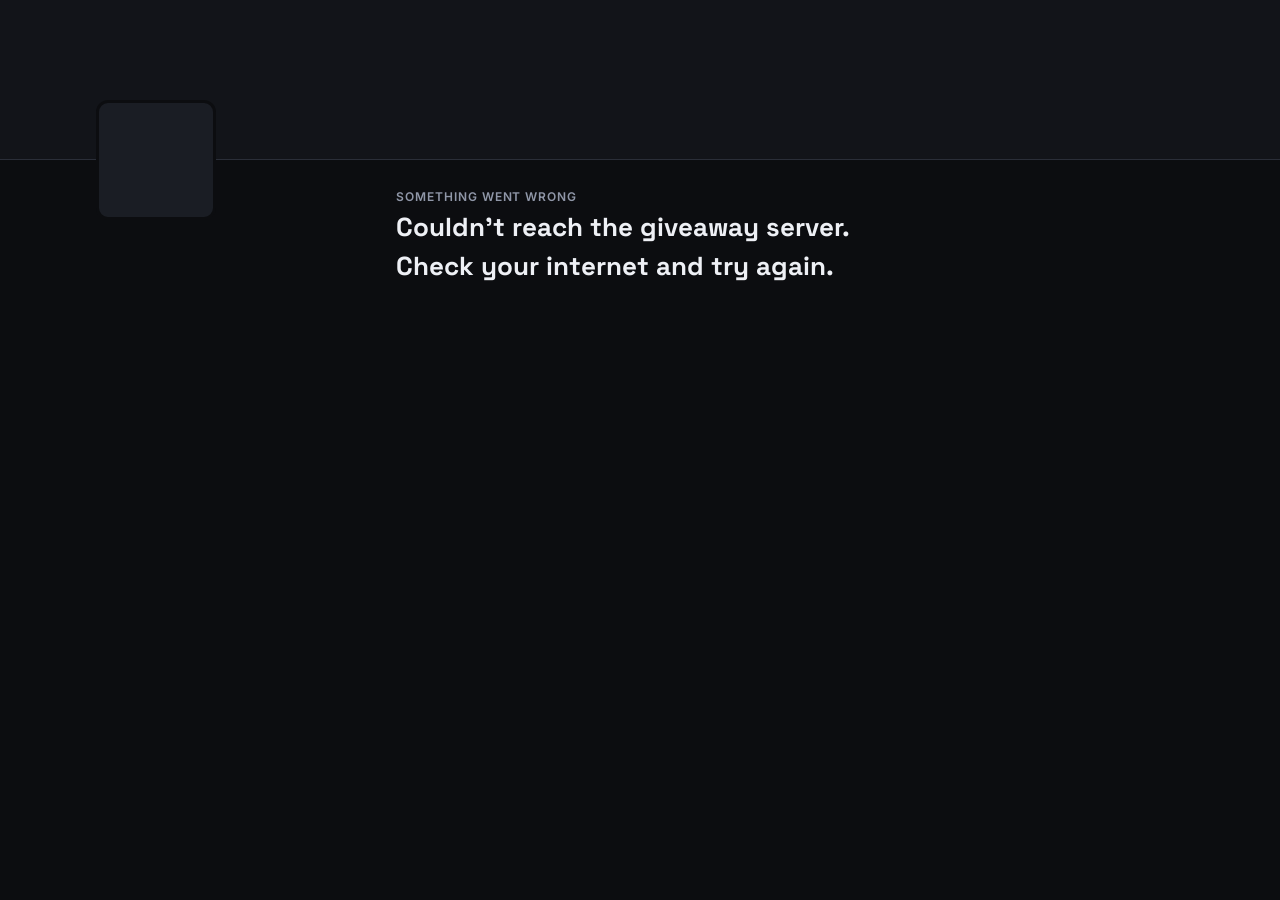
<file: docs/index.html>
<!doctype html>
<html lang="en">
<head>
<meta charset="utf-8">
<meta name="viewport" content="width=device-width, initial-scale=1, viewport-fit=cover">
<title>Giveaway</title>
<link rel="stylesheet" href="style.css">
</head>
<body>

<div id="notSetUp" class="notice" hidden>
  <h2>Almost there</h2>
  <p>This giveaway page isn't connected yet. Open the <a href="setup.html">setup helper</a> to finish it.</p>
</div>

<div id="app" hidden>
  <div class="banner" id="banner"></div>
  <div class="shell">
    <aside class="side">
      <div class="avatar" id="avatar" role="img" aria-label="Channel picture"></div>
      <h2 id="chName"></h2>
      <a class="link" id="chLink" target="_blank" rel="noopener"></a>
      <div class="earn" id="earn"></div>
      <p class="about" id="about"></p>
    </aside>

    <main class="main">
      <div>
        <div class="eyebrow" id="eyebrow">Loading…</div>
        <h1 id="title"></h1>
        <p class="desc" id="desc" hidden></p>
      </div>
      <img class="prize" id="prize" alt="Prize" hidden>

      <div class="panel stats" id="stats" hidden>
        <div><strong id="sPeople">0</strong><span>Entrants</span></div>
        <div><strong id="sTickets">0</strong><span>Tickets</span></div>
        <div><strong id="sTime">–</strong><span id="sTimeLbl">Drawn in</span></div>
      </div>

      <div class="panel enter" id="view" hidden></div>
      <div class="foot" id="foot" hidden></div>
    </main>
  </div>
</div>

<script src="config.js"></script>
<script src="common.js"></script>
<script>
(function () {
  const $ = (id) => document.getElementById(id);
  if (!WG.configured()) { $("notSetUp").hidden = false; return; }
  $("app").hidden = false;

  let D = null;
  let qty = 1;
  let note = { text: "", type: "" };
  let busy = false;

  const pn = () => D?.page?.points_name || "Points";
  const icon = () => {
    const u = WG.safeUrl(D?.page?.points_icon);
    return u ? `<img class="picon" src="${u}" alt="">` : "";
  };

  function paintChannel() {
    const p = D.page, ch = D.channel;
    WG.theme(p);
    const bg = WG.safeUrl(p.background_image);
    document.body.style.backgroundImage = bg ? `url("${bg}")` : "";
    const banner = WG.safeUrl(p.banner);
    $("banner").style.backgroundImage = banner ? `url("${banner}")` : "";
    const av = WG.safeUrl(p.avatar) || WG.safeUrl(ch.image);
    $("avatar").style.backgroundImage = av ? `url("${av}")` : "";
    $("chName").textContent = ch.name;
    $("chLink").textContent = "twitch.tv/" + ch.login;
    $("chLink").href = "https://twitch.tv/" + encodeURIComponent(ch.login);
    document.title = ch.name + " · Giveaway";
    const earn = $("earn");
    earn.innerHTML = "";
    if (p.earn_amount > 0) {
      const a = document.createElement("p");
      a.innerHTML = `Earn <b></b> every <b></b> while watching live`;
      a.querySelectorAll("b")[0].textContent = `${WG.fmt(p.earn_amount)} ${p.points_name}`;
      a.querySelectorAll("b")[1].textContent = p.earn_minutes === 1 ? "minute" : `${p.earn_minutes} minutes`;
      earn.append(a);
    }
    if (p.chat_points > 0) {
      const c = document.createElement("p");
      c.innerHTML = "Chatting earns <b></b> too";
      c.querySelector("b").textContent = `${WG.fmt(p.chat_points)} ${p.points_name}`;
      earn.append(c);
    }
    $("about").textContent = p.about || "";
  }

  function paintGiveaway() {
    const g = D.giveaway;
    $("stats").hidden = !g;
    $("desc").hidden = !g?.description;
    $("desc").textContent = g?.description || "";
    const prize = WG.safeUrl(g?.prize_image);
    $("prize").hidden = !prize;
    if (prize && $("prize").getAttribute("src") !== prize) $("prize").src = prize;

    if (!g) {
      $("eyebrow").textContent = "No giveaway right now";
      $("title").textContent = "Check back soon";
      $("view").hidden = true;
      paintFoot();
      return;
    }
    $("title").textContent = g.title;
    $("sPeople").textContent = WG.fmt(D.stats.entrants);
    $("sTickets").textContent = WG.fmt(D.stats.tickets);
    const closed = g.status === "open" && g.draw_at && Date.parse(g.draw_at) <= Date.now();
    if (g.status === "drawn") {
      $("eyebrow").textContent = "Giveaway ended";
      $("sTime").textContent = "Done";
      $("sTimeLbl").textContent = "Drawn";
    } else if (closed) {
      $("eyebrow").textContent = "Entries closed";
      $("sTime").textContent = "Soon";
      $("sTimeLbl").textContent = "Winner drawn";
    } else {
      $("eyebrow").textContent = "Active giveaway";
      $("sTime").textContent = g.draw_at ? WG.untilText(g.draw_at) : "Live";
      $("sTimeLbl").textContent = g.draw_at ? "Drawn in" : "Drawn on stream";
    }
    paintEnter(closed);
    paintFoot();
  }

  function paintEnter(closed) {
    const g = D.giveaway, v = $("view"), me = D.me;
    v.hidden = false;

    if (g.status === "drawn") {
      v.innerHTML = `<div class="winner"><div class="eyebrow">🏆 Winner</div><div class="n"></div><div class="you"></div></div>`;
      v.querySelector(".n").textContent = g.winner_name;
      const isMe = me && (me.name.toLowerCase() === String(g.winner_name).toLowerCase() || me.login === String(g.winner_name).toLowerCase());
      v.querySelector(".you").textContent = isMe ? "That's you! Watch chat for how to claim your prize." :
        me?.tickets ? `Not this time. You had ${WG.plural(me.tickets, "ticket")}. Thanks for entering!` : "Thanks to everyone who entered!";
      return;
    }

    const cost = g.ticket_cost;
    const priceChip = cost > 0
      ? `<div class="price">${icon()}<b>${WG.fmt(cost)}</b><span>${esc(pn())} / ticket</span></div>`
      : `<div class="price"><b>Free</b><span>entry</span></div>`;
    const when = g.draw_at ? `<div class="you">Winner drawn <b>${esc(WG.whenText(g.draw_at))}</b></div>` : `<div class="you">The winner is drawn live on stream.</div>`;
    let html = `<div class="row"><h3>Enter the giveaway</h3>${priceChip}</div>${when}`;

    if (!me) {
      if (closed) { v.innerHTML = html + `<p class="msg muted">Entries are closed. Good luck to everyone who entered!</p>`; return; }
      v.innerHTML = html + `<div class="buy"><button class="btn twitch" id="login">Log in with Twitch to enter</button></div>
        <p class="msg muted">We only use this to see your Twitch name and your ${esc(pn())}. We can't post or change anything on your account.</p>`;
      $("login").onclick = WG.login;
      return;
    }

    const maxT = g.max_tickets;
    const left = maxT ? Math.max(0, maxT - me.tickets) : Infinity;
    const afford = cost > 0 ? Math.floor(me.points / cost) : Infinity;
    const room = Math.min(left, afford);
    const finite = Number.isFinite(room) ? room : 100000;
    qty = Math.min(Math.max(1, qty | 0), Math.max(1, finite));

    if (cost > 0 || maxT) {
      html += `<div class="meta"><span>${maxT ? `${WG.fmt(me.tickets)} / ${WG.fmt(maxT)} tickets` : `${WG.plural(me.tickets, "ticket")}`}</span>
        ${cost > 0 ? `<span>Balance: ${icon()} ${WG.fmt(me.points)} ${esc(pn())}</span>` : ""}</div>`;
      if (maxT) html += `<div class="bar"><i style="width:${Math.min(100, (me.tickets / maxT) * 100)}%"></i></div>`;
    }
    if (me.tickets) {
      html += `<div class="you"><span>Your tickets <b>${WG.fmt(me.tickets)}</b></span><span>Your chance right now <b>${WG.chance(me.tickets, D.stats.tickets)}</b></span></div>`;
    }

    let label = "Buy Tickets";
    if (closed) label = "Entries closed";
    else if (left <= 0) label = maxT === 1 ? "You're in!" : "Max tickets reached";
    else if (afford <= 0) label = `Not enough ${pn()}`;
    else if (cost === 0) label = maxT === 1 ? "Enter" : "Get Tickets";
    const off = closed || room <= 0 || busy;
    const showQty = !(cost === 0 && maxT === 1);

    html += `<div class="buy">
      ${showQty ? `<input id="qty" class="qty" type="number" min="1" ${Number.isFinite(room) ? `max="${Math.max(1, room)}"` : ""} value="${qty}" aria-label="Tickets" ${off ? "disabled" : ""}>
      ${Number.isFinite(room) ? `<button class="btn ghost small" id="max" ${off ? "disabled" : ""}>Max</button>` : ""}
      ${cost > 0 ? `<span class="cost">= <b id="cost">${WG.fmt(qty * cost)}</b> ${esc(pn())}</span>` : ""}` : ""}
      <button class="btn push" id="buy" ${off ? "disabled" : ""}>${esc(label)}</button>
    </div>`;
    if (afford <= 0 && left > 0 && !closed && cost > 0 && D.page.earn_amount > 0) {
      html += `<p class="msg muted">Watch the stream live to earn ${esc(pn())}. You get ${WG.fmt(D.page.earn_amount)} every ${D.page.earn_minutes === 1 ? "minute" : D.page.earn_minutes + " minutes"}.</p>`;
    }
    if (D.page.points_source === "streamerbot") {
      html += `<p class="msg muted small">Your ${esc(pn())} update every few minutes while ${esc(D.channel.name)} is live.</p>`;
    }
    html += `<p class="msg ${note.type}" id="note"></p>`;
    v.innerHTML = html;
    $("note").textContent = note.text;

    const q = $("qty");
    if (q) {
      q.oninput = () => {
        qty = Math.min(Math.max(1, q.value | 0), Math.max(1, finite));
        if ($("cost")) $("cost").textContent = WG.fmt(qty * cost);
      };
      q.onchange = () => { q.value = qty; };
    }
    if ($("max")) $("max").onclick = () => { qty = room; paintEnter(closed); };
    $("buy").onclick = () => buy(showQty ? qty : 1);
  }

  function paintFoot() {
    const f = $("foot");
    f.hidden = !D.me;
    if (!D.me) return;
    f.innerHTML = `<span>Logged in as <b></b></span><button id="logout">Log out</button>`;
    f.querySelector("b").textContent = D.me.name;
    $("logout").onclick = WG.logout;
  }

  async function buy(n) {
    if (busy) return;
    busy = true;
    note = { text: "Buying…", type: "" };
    paintGiveaway();
    const r = await WG.api("buy", { qty: n });
    busy = false;
    if (r.ok) {
      const t = WG.plural(r.bought, "ticket");
      note = { text: D.giveaway.ticket_cost > 0 ? `✓ Bought ${t} for ${WG.fmt(r.cost)} ${pn()}.` : `✓ You're in with ${t}!`, type: "ok" };
      qty = 1;
    } else {
      note = { text: r.error || "That didn't work. Try again.", type: "err" };
    }
    await load();
  }

  function esc(s) {
    return String(s).replace(/[&<>"']/g, (c) => ({ "&": "&amp;", "<": "&lt;", ">": "&gt;", '"': "&quot;", "'": "&#39;" }[c]));
  }

  async function load() {
    const r = await WG.api("info");
    if (!r.ok) {
      $("eyebrow").textContent = "Something went wrong";
      $("title").textContent = r.error || "Couldn't load the giveaway.";
      return;
    }
    D = r;
    paintChannel();
    // Don't redraw while someone is typing an amount
    if (document.activeElement?.id === "qty") {
      $("sPeople").textContent = WG.fmt(D.stats.entrants);
      $("sTickets").textContent = WG.fmt(D.stats.tickets);
      return;
    }
    paintGiveaway();
  }

  load();
  setInterval(() => { if (document.visibilityState === "visible" && !busy) load(); }, 30000);
  document.addEventListener("visibilitychange", () => { if (document.visibilityState === "visible" && !busy) load(); });
})();
</script>
</body>
</html>
</file>
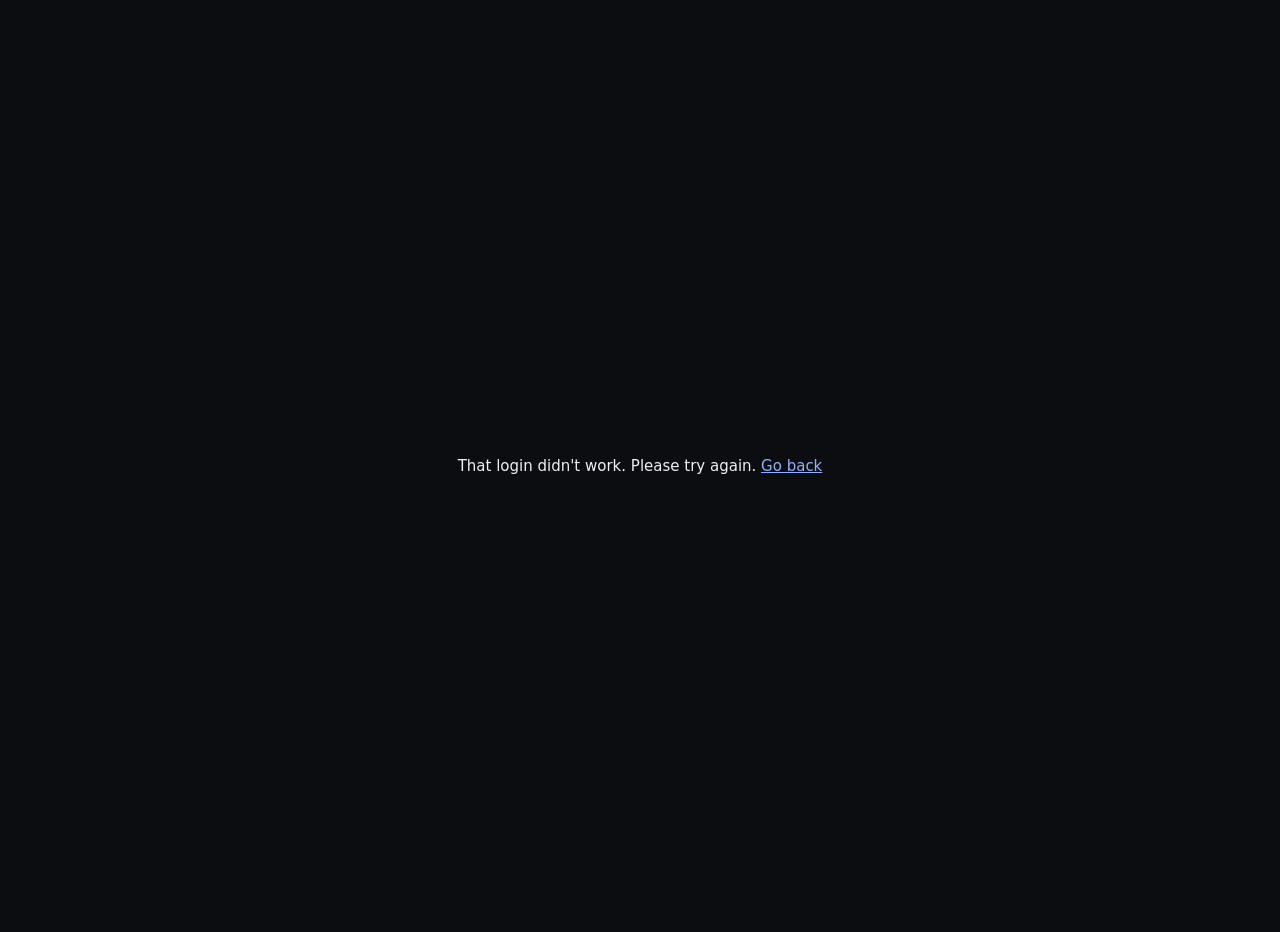
<file: login.html>
<!doctype html>
<html lang="en">
<head>
<meta charset="utf-8">
<meta name="viewport" content="width=device-width, initial-scale=1">
<title>Logging in…</title>
<style>
  body { margin: 0; min-height: 100vh; display: grid; place-items: center; background: #0c0d10; color: #eef0f5; font: 15px/1.5 system-ui, sans-serif; padding: 16px; text-align: center; }
  a { color: #8fb0ff; }
</style>
</head>
<body>
<div id="msg">Logging in…</div>
<script>
(function () {
  const msg = document.getElementById("msg");
  const p = new URLSearchParams(location.hash.slice(1) || location.search.slice(1));
  let saved = null;
  try { saved = JSON.parse(localStorage.getItem("wg_state") || "null"); } catch {}
  const back = saved && saved.back ? saved.back : "./";
  const show = (text) => {
    msg.textContent = text + " ";
    const a = document.createElement("a");
    a.href = back;
    a.textContent = "Go back";
    msg.append(a);
  };
  if (p.get("error")) return show(p.get("error_description") || "Twitch login was cancelled.");
  const token = p.get("access_token");
  if (!token || !saved || p.get("state") !== saved.state) return show("That login didn't work. Please try again.");
  try {
    localStorage.setItem("wg_token", token);
    localStorage.removeItem("wg_state");
  } catch {
    return show("Your browser blocked saving the login. Allow site data for this page and try again.");
  }
  location.replace(back);
})();
</script>
</body>
</html>
</file>
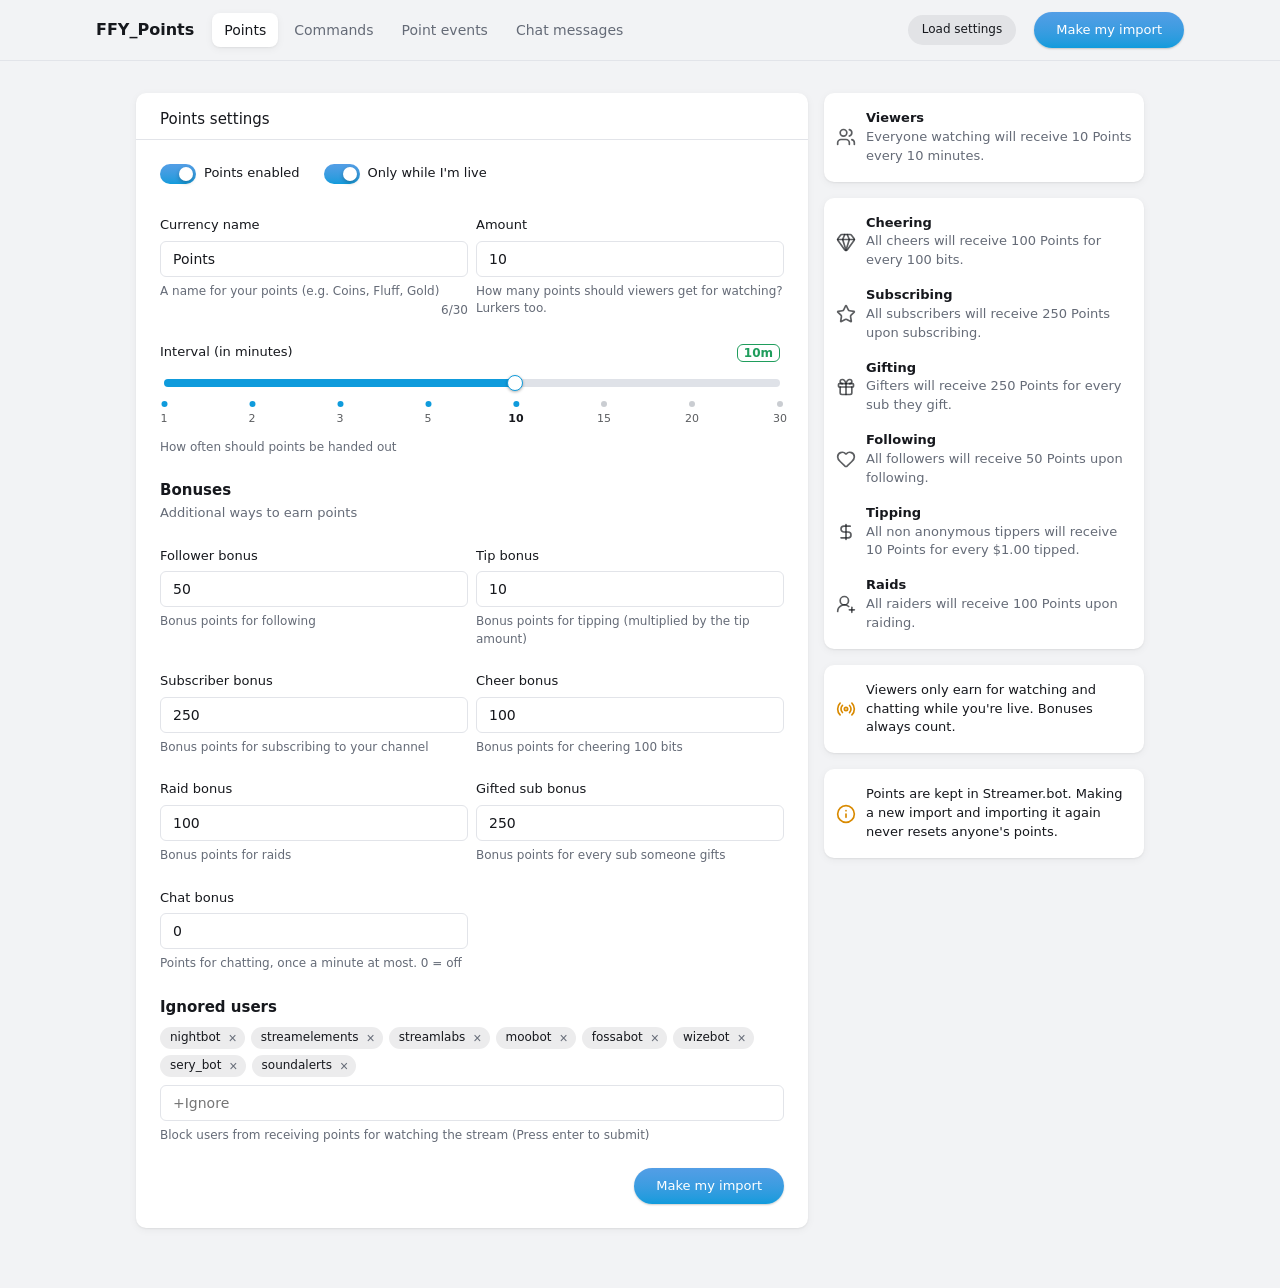
<file: points-builder.html>
<!doctype html>
<html lang="en">
<head>
<meta charset="utf-8">
<meta name="viewport" content="width=device-width, initial-scale=1">
<title>FFY_Points Builder</title>
<style>
  :root {
    --bg: #f2f3f5; --card: #ffffff; --line: #e2e4e9; --ink: #16181d; --muted: #656b77; --soft: #8a909b;
    --primary: #0f9bdc; --primary-ink: #ffffff; --field: #ffffff; --track: #dfe2e8; --positive: #1f9d5c; --attention: #d98a00; --bad: #d63c3c;
    --shadow: 0 1px 2px rgba(16, 18, 24, .06), 0 2px 8px rgba(16, 18, 24, .05);
  }
  @media (prefers-color-scheme: dark) {
    :root {
      --bg: #101114; --card: #1a1c20; --line: #2b2e35; --ink: #eceef2; --muted: #9ba0aa; --soft: #6f7480;
      --primary: #1ba8ea; --primary-ink: #ffffff; --field: #15171a; --track: #2c2f36; --positive: #3ccf85; --attention: #f2a933; --bad: #ff6b6b;
      --shadow: 0 1px 2px rgba(0, 0, 0, .4), 0 4px 14px rgba(0, 0, 0, .25);
    }
  }
  * { box-sizing: border-box; }
  body { margin: 0; background: var(--bg); color: var(--ink); font: 14px/1.45 Inter, "Segoe UI", system-ui, sans-serif; }

  .top { position: sticky; top: 0; z-index: 5; background: color-mix(in srgb, var(--bg) 88%, transparent); backdrop-filter: blur(8px); border-bottom: 1px solid var(--line); }
  .top-in { max-width: 1120px; margin: 0 auto; padding: 12px 16px; display: flex; align-items: center; gap: 18px; flex-wrap: wrap; }
  .brand { font-weight: 700; font-size: 16px; }
  .tabs { display: flex; gap: 4px; flex: 1; flex-wrap: wrap; }
  .tabs button { background: none; border: 0; color: var(--muted); padding: 7px 12px; border-radius: 8px; font: inherit; font-weight: 500; cursor: pointer; }
  .tabs button:hover { color: var(--ink); background: var(--card); }
  .tabs button.on { color: var(--ink); background: var(--card); box-shadow: var(--shadow); }

  .page { max-width: 1120px; margin: 0 auto; padding: 32px 16px 60px; display: flex; gap: 16px; justify-content: center; align-items: flex-start; }
  .main { width: 100%; max-width: 672px; min-width: 0; }
  aside { width: 320px; flex-shrink: 0; display: grid; gap: 16px; }
  @media (max-width: 900px) { .page { flex-direction: column; align-items: center; } aside { width: 100%; max-width: 672px; } }

  .card { background: var(--card); border-radius: 10px; box-shadow: var(--shadow); }
  .card-head { padding: 16px 24px 8px; border-bottom: 1px solid var(--line); font-size: 15px; }
  .card-body { padding: 24px; display: grid; grid-template-columns: 1fr 1fr; gap: 24px 8px; align-items: start; }
  @media (max-width: 560px) { .card-body { grid-template-columns: 1fr; } }
  .full { grid-column: 1 / -1; }
  .tab { display: none; }
  .tab.on { display: block; }
  .tab + .tab, .main > .card + .card { margin-top: 16px; }

  .f label, .lbl { display: block; margin-bottom: 6px; font-size: 13px; font-weight: 500; }
  .help { margin-top: 6px; font-size: 12px; color: var(--muted); }
  .count { display: block; text-align: right; font-size: 12px; color: var(--muted); margin-top: 2px; }
  input[type=text], input[type=number], input:not([type]), textarea {
    width: 100%; height: 36px; padding: 4px 12px; font: inherit; color: var(--ink); background: var(--field);
    border: 1px solid var(--line); border-radius: 6px; outline: none; transition: border-color .15s, box-shadow .15s;
  }
  textarea { height: auto; min-height: 60px; padding: 8px 12px; resize: vertical; }
  input:focus, textarea:focus { border-color: var(--primary); box-shadow: 0 0 0 3px color-mix(in srgb, var(--primary) 25%, transparent); }
  input[type=number] { -moz-appearance: textfield; }
  input[type=number]::-webkit-outer-spin-button, input[type=number]::-webkit-inner-spin-button { -webkit-appearance: none; margin: 0; }
  .section-title { font-size: 15px; font-weight: 600; }
  .section-sub { font-size: 13px; color: var(--muted); margin-top: 2px; }
  .cmd { position: relative; }
  .cmd input { padding-left: 22px; }
  .cmd::before { content: "!"; position: absolute; left: 11px; top: 8px; color: var(--muted); font-weight: 600; }

  .switch { display: inline-flex; align-items: center; gap: 8px; cursor: pointer; user-select: none; font-size: 13px; }
  .switch input { appearance: none; -webkit-appearance: none; width: 36px; height: 20px; border-radius: 999px; background: color-mix(in srgb, var(--ink) 28%, transparent);
    position: relative; cursor: pointer; transition: background .2s; margin: 0; flex-shrink: 0; }
  .switch input::after { content: ""; position: absolute; top: 3px; left: 3px; width: 14px; height: 14px; border-radius: 50%; background: #fff; box-shadow: 0 2px 4px rgba(0,0,0,.25); transition: transform .2s; }
  .switch input:checked { background: linear-gradient(color-mix(in oklch, var(--primary), white 8%), var(--primary)); }
  .switch input:checked::after { transform: translateX(16px); }
  .switches { display: flex; gap: 24px; flex-wrap: wrap; padding-bottom: 8px; }

  .slider { padding: 0 4px; }
  .slider-top { display: flex; justify-content: space-between; align-items: center; margin-bottom: 10px; }
  .slider-top p { margin: 0 0 0 -4px; font-size: 13px; }
  .badge { font-size: 12px; font-weight: 600; color: var(--positive); border: 1px solid currentColor; border-radius: 6px; padding: 0 6px; line-height: 16px; min-width: 20px; text-align: center; }
  input[type=range] { -webkit-appearance: none; appearance: none; width: 100%; height: 8px; border-radius: 999px; margin: 0; cursor: pointer;
    background: linear-gradient(var(--primary), var(--primary)) 0 / var(--p, 0%) 100% no-repeat, var(--track); }
  input[type=range]::-webkit-slider-thumb { -webkit-appearance: none; width: 16px; height: 16px; border-radius: 50%; background: #fff; border: 1px solid var(--primary); box-shadow: 0 1px 3px rgba(0,0,0,.3); transition: box-shadow .15s; }
  input[type=range]:hover::-webkit-slider-thumb, input[type=range]:focus::-webkit-slider-thumb { box-shadow: 0 0 0 4px color-mix(in srgb, var(--primary) 30%, transparent); }
  input[type=range]::-moz-range-thumb { width: 16px; height: 16px; border-radius: 50%; background: #fff; border: 1px solid var(--primary); }
  .ticks { position: relative; height: 32px; margin-top: 8px; }
  .tick { position: absolute; top: 0; transform: translateX(-50%); display: flex; flex-direction: column; align-items: center; gap: 4px; cursor: pointer; }
  .tick i { width: 6px; height: 6px; border-radius: 50%; background: color-mix(in srgb, var(--soft) 45%, transparent); }
  .tick.on i { background: var(--primary); }
  .tick span { font-size: 11px; color: color-mix(in srgb, var(--ink) 70%, transparent); }
  .tick.sel span { font-weight: 600; color: var(--ink); }
  .slider .help { margin-left: -4px; }

  .chips { display: flex; flex-wrap: wrap; gap: 6px; margin-bottom: 8px; }
  .chips:empty { display: none; }
  .chip { display: inline-flex; align-items: center; gap: 4px; background: color-mix(in srgb, var(--ink) 8%, transparent); border-radius: 999px; padding: 2px 4px 2px 10px; font-size: 12px; }
  .chip button { background: none; border: 0; color: var(--muted); cursor: pointer; font-size: 14px; line-height: 1; padding: 2px 4px; border-radius: 50%; }
  .chip button:hover { color: var(--ink); }

  .btn { font: inherit; font-weight: 500; font-size: 13px; height: 36px; padding: 0 22px; border-radius: 999px; border: 0; cursor: pointer; display: inline-flex; align-items: center; gap: 8px; white-space: nowrap; transition: filter .15s, transform .1s; }
  .btn:active { transform: scale(.97); }
  .btn.primary { background: linear-gradient(color-mix(in oklch, var(--primary), white 8%), var(--primary)); color: var(--primary-ink); box-shadow: 0 1px 2px rgba(0,0,0,.2); }
  .btn.primary:hover { filter: brightness(1.05); }
  .btn.ghost { background: color-mix(in srgb, var(--ink) 7%, transparent); color: var(--ink); }
  .btn.ghost:hover { background: color-mix(in srgb, var(--ink) 11%, transparent); }
  .btn:disabled { opacity: .5; pointer-events: none; }
  .btn.small { height: 30px; padding: 0 14px; font-size: 12px; }
  .link-btn { background: none; border: 0; color: var(--bad); font: inherit; font-size: 12px; cursor: pointer; padding: 2px 4px; }
  .end { grid-column: 1 / -1; justify-self: end; }

  .list { padding: 16px 12px; display: grid; gap: 16px; }
  .item { display: grid; grid-template-columns: auto 1fr; column-gap: 10px; align-items: center; }
  .item svg { grid-row: span 2; width: 20px; height: 20px; color: color-mix(in srgb, var(--ink) 70%, transparent); }
  .item b { font-size: 13px; }
  .item p { margin: 0; font-size: 13px; color: var(--muted); }
  .note { padding: 16px 12px; display: flex; gap: 10px; align-items: center; font-size: 13px; }
  .note svg { width: 20px; height: 20px; flex-shrink: 0; color: var(--attention); }
  .note.off svg { color: var(--muted); }

  .event { border: 1px solid var(--line); border-radius: 8px; padding: 16px; }
  .event + .event { margin-top: 12px; }
  .event-head { display: flex; justify-content: space-between; align-items: center; margin-bottom: 14px; font-weight: 600; }
  .event-grid { display: grid; grid-template-columns: 1fr 1fr; gap: 16px 8px; }
  @media (max-width: 560px) { .event-grid { grid-template-columns: 1fr; } }
  .file-row { display: flex; gap: 8px; }
  .file-row input { flex: 1; min-width: 0; }
  .file-row input.drop { border-color: var(--primary); border-style: dashed; }
  .preview { margin-top: 8px; font-size: 12px; color: var(--muted); display: flex; align-items: center; gap: 10px; }
  .preview:empty { display: none; }
  .preview img, .preview video { max-height: 100px; max-width: 200px; border-radius: 6px; border: 1px solid var(--line); background: repeating-conic-gradient(#8882 0 25%, transparent 0 50%) 0 0 / 14px 14px; }
  .preview .bad { color: var(--bad); }
  body:not(.in-app) .appOnly, body.in-app .webOnly { display: none; }

  dialog { border: 0; padding: 0; border-radius: 12px; background: var(--card); color: var(--ink); width: min(640px, calc(100vw - 32px)); box-shadow: 0 20px 60px rgba(0,0,0,.4); }
  dialog::backdrop { background: rgba(0, 0, 0, .55); }
  .dlg-body { padding: 20px 24px 24px; display: grid; gap: 14px; }
  .dlg-row { display: flex; gap: 8px; flex-wrap: wrap; align-items: center; }
  #output { font-family: Consolas, monospace; font-size: 11px; min-height: 110px; word-break: break-all; }
  #problems { color: var(--bad); margin: 0; padding-left: 18px; }
  #problems:empty { display: none; }
  #status { color: var(--positive); font-weight: 500; font-size: 13px; }
  ol.steps { margin: 0; padding-left: 20px; color: var(--muted); font-size: 13px; display: grid; gap: 4px; }
  ol.steps b { color: var(--ink); font-weight: 600; }
  code { font-family: Consolas, monospace; font-size: 12px; background: color-mix(in srgb, var(--ink) 8%, transparent); border-radius: 4px; padding: 1px 5px; }
</style>
</head>
<body>
<div class="top">
  <div class="top-in">
    <div class="brand">FFY_Points</div>
    <nav class="tabs">
      <button data-tab="points" class="on">Points</button>
      <button data-tab="commands">Commands</button>
      <button data-tab="events">Point events</button>
      <button data-tab="messages">Chat messages</button>
    </nav>
    <button class="btn ghost small" id="openLoad">Load settings</button>
    <button class="btn primary" id="make">Make my import</button>
  </div>
</div>

<div class="page">
  <div class="main">

    <div class="tab on" id="tab-points">
      <form class="card" onsubmit="return false">
        <div class="card-head">Points settings</div>
        <div class="card-body">
          <div class="full switches">
            <label class="switch"><input type="checkbox" data-k="enabled"> Points enabled</label>
            <label class="switch"><input type="checkbox" data-k="onlyWhileLive"> Only while I'm live</label>
          </div>
          <div class="f">
            <label>Currency name</label>
            <input data-k="pointsName" maxlength="30" autocomplete="off">
            <div class="help">A name for your points (e.g. Coins, Fluff, Gold)</div>
            <span class="count" id="nameCount">0/30</span>
          </div>
          <div class="f">
            <label>Amount</label>
            <input type="number" min="0" data-k="lurkPoints">
            <div class="help">How many points should viewers get for watching? Lurkers too.</div>
          </div>

          <div class="full slider" id="intervalSlider">
            <div class="slider-top"><p>Interval (in minutes)</p><span class="badge" id="intervalBadge"></span></div>
            <input type="range" min="0" step="1" id="interval" aria-label="Interval in minutes">
            <div class="ticks" id="intervalTicks"></div>
            <div class="help">How often should points be handed out</div>
          </div>

          <div class="full">
            <div class="section-title">Bonuses</div>
            <div class="section-sub">Additional ways to earn points</div>
          </div>
          <div class="f"><label>Follower bonus</label><input type="number" min="0" data-k="followPoints"><div class="help">Bonus points for following</div></div>
          <div class="f"><label>Tip bonus</label><input type="number" min="0" data-k="tipPointsPerOne"><div class="help">Bonus points for tipping (multiplied by the tip amount)</div></div>
          <div class="f"><label>Subscriber bonus</label><input type="number" min="0" data-k="subPoints"><div class="help">Bonus points for subscribing to your channel</div></div>
          <div class="f"><label>Cheer bonus</label><input type="number" min="0" data-k="cheerPointsPer100Bits"><div class="help">Bonus points for cheering 100 bits</div></div>
          <div class="f"><label>Raid bonus</label><input type="number" min="0" data-k="raidPoints"><div class="help">Bonus points for raids</div></div>
          <div class="f"><label>Gifted sub bonus</label><input type="number" min="0" data-k="giftSubPoints"><div class="help">Bonus points for every sub someone gifts</div></div>
          <div class="f"><label>Chat bonus</label><input type="number" min="0" data-k="chatPoints"><div class="help">Points for chatting, once a minute at most. 0 = off</div></div>

          <div class="full">
            <div class="section-title">Ignored users</div>
            <div style="margin-top:8px">
              <div class="chips" id="chips"></div>
              <input id="ignoreInput" maxlength="30" placeholder="+Ignore" autocomplete="off">
              <div class="help">Block users from receiving points for watching the stream (Press enter to submit)</div>
            </div>
          </div>
          <button type="button" class="btn primary end" data-make>Make my import</button>
        </div>
      </form>
    </div>

    <div class="tab" id="tab-commands">
      <form class="card" onsubmit="return false">
        <div class="card-head">Commands</div>
        <div class="card-body">
          <div class="f"><label>Check points</label><div class="cmd"><input data-k="commands.balance"></div><div class="help">Everyone. <code>!points @name</code> checks someone else.</div></div>
          <div class="f"><label>Leaderboard</label><div class="cmd"><input data-k="commands.top"></div><div class="help">Everyone</div></div>
          <div class="f"><label>Give points to a friend</label><div class="cmd"><input data-k="commands.gift"></div><div class="help">Everyone, from their own points</div></div>
          <div class="f"><label>Join a point event</label><div class="cmd"><input data-k="commands.join"></div><div class="help">Everyone</div></div>
          <div class="f"><label>Add points</label><div class="cmd"><input data-k="commands.add"></div><div class="help">You and your mods</div></div>
          <div class="f"><label>Remove points</label><div class="cmd"><input data-k="commands.remove"></div><div class="help">You and your mods</div></div>
          <div class="f"><label>Bonus for everyone</label><div class="cmd"><input data-k="commands.bonus"></div><div class="help">You and your mods. <code>!bonus 5000</code> gives everyone watching or chatting in the last 10 minutes. <code>!bonus 5000 all</code> gives everyone who has ever earned points. <code>!bonus 5000 @name</code> gives one person.</div></div>
          <div class="f"><label>Start a point event</label><div class="cmd"><input data-k="commands.event"></div><div class="help">You and your mods</div></div>
          <div class="f"><label>Buy giveaway tickets</label><div class="cmd"><input data-k="commands.tickets"></div><div class="help">Everyone. <code>!tickets 5</code> buys 5 tickets in your Web Giveaway, <code>!tickets max</code> buys as many as they can. Only added when your Web Giveaway link is in.</div></div>
          <div class="full">
            <div class="section-title">Other</div>
          </div>
          <div class="f"><label>New viewers start with</label><input type="number" min="0" data-k="startingPoints"></div>
          <div class="f"><label>Leaderboard size</label><input type="number" min="1" data-k="topCount"><div class="help">How many people the leaderboard shows</div></div>
          <div class="full switches">
            <label class="switch"><input type="checkbox" data-k="allowGifting"> Viewers can give points to each other</label>
            <label class="switch"><input type="checkbox" data-k="modsCanUse"> My mods can use the mod commands</label>
            <label class="switch"><input type="checkbox" data-k="streamerEarns"> I earn points too</label>
          </div>
          <div class="full">
            <div class="section-title">FFY Web Giveaway</div>
          </div>
          <div class="f full"><label>Web Giveaway link</label><input data-k="webGiveawayLink" autocomplete="off" spellcheck="false" placeholder="https://….supabase.co/functions/v1/web-giveaway#…"><div class="help">Lets viewers spend these points on your giveaway website. Copy it from your giveaway control page: <b>Points &gt; Streamer.bot</b>. Leave empty if you don't use it.</div></div>
          <div class="f"><label>Send balances every</label><input type="number" min="1" data-k="webSyncMinutes"><div class="help">Minutes, while you're live</div></div>
        </div>
      </form>
    </div>

    <div class="tab" id="tab-events">
      <form class="card" onsubmit="return false">
        <div class="card-head">Point events</div>
        <div class="card-body">
          <div class="full section-sub" style="margin:0">Start one with <code id="eventExample">!pointevent hunt</code>, or the command on its own for a random one. Everyone who types the join command is in, and random winners each get the prize.
            Pictures, GIFs, videos and sounds show on the overlay. Use a link, or a file saved on your PC:
            <span class="appOnly">press <b>Browse</b> or drag the file onto the box.</span><span class="webOnly">in File Explorer, hold Shift, right-click the file, pick <b>Copy as path</b> and paste it in.</span></div>
          <div class="f"><label>Start a random event every</label><input type="number" min="0" data-k="autoEventMinutes"><div class="help">Minutes while you're live. 0 = never</div></div>
          <div class="full" id="events"></div>
          <div class="full"><button type="button" class="btn ghost" id="addEvent">+ Add an event</button></div>
        </div>
      </form>
    </div>

    <div class="tab" id="tab-messages">
      <form class="card" onsubmit="return false">
        <div class="card-head">Chat messages</div>
        <div class="card-body">
          <div class="full section-sub" style="margin:0">You can use <code>{name}</code> for your points name, <code>{user}</code>, <code>{target}</code>, <code>{amount}</code>, <code>{points}</code> and <code>{list}</code>. In events: <code>{title}</code>, <code>{prize}</code>, <code>{winners}</code>, <code>{seconds}</code> and <code>{join}</code>.</div>
          <div class="f full"><label>Checking points</label><textarea data-k="messages.balance" rows="2"></textarea></div>
          <div class="f full"><label>Leaderboard</label><textarea data-k="messages.top" rows="2"></textarea></div>
          <div class="f full"><label>Points added</label><textarea data-k="messages.add" rows="2"></textarea></div>
          <div class="f full"><label>Points removed</label><textarea data-k="messages.remove" rows="2"></textarea></div>
          <div class="f full"><label>Bonus for everyone</label><textarea data-k="messages.bonus" rows="2"></textarea><div class="help"><code>{amount}</code> is the bonus, <code>{count}</code> is how many people got it.</div></div>
          <div class="f full"><label>Points given to a friend</label><textarea data-k="messages.gift" rows="2"></textarea></div>
          <div class="f full"><label>Not enough points</label><textarea data-k="messages.notEnough" rows="2"></textarea></div>
          <div class="f full"><label>Event starts</label><textarea data-k="messages.eventStart" rows="2"></textarea></div>
          <div class="f full"><label>Event winners</label><textarea data-k="messages.eventWinners" rows="2"></textarea></div>
          <div class="f full"><label>Nobody joined</label><textarea data-k="messages.eventNobody" rows="2"></textarea></div>
          <div class="f full"><label>Event already running</label><textarea data-k="messages.eventBusy" rows="2"></textarea></div>
          <div class="f full"><label>Tickets bought</label><textarea data-k="messages.ticketsBought" rows="2"></textarea><div class="help"><code>{bought}</code> is like "5 tickets", <code>{total}</code> is how many they have now, <code>{title}</code> is the giveaway.</div></div>
          <div class="f full"><label>Not enough for a ticket</label><textarea data-k="messages.ticketsNotEnough" rows="2"></textarea><div class="help"><code>{cost}</code> is the ticket price, <code>{points}</code> is what they have.</div></div>
          <div class="f full"><label>Too many tickets</label><textarea data-k="messages.ticketsMax" rows="2"></textarea><div class="help"><code>{room}</code> is how many more they can get.</div></div>
          <div class="f full"><label>No giveaway open</label><textarea data-k="messages.ticketsClosed" rows="2"></textarea></div>
          <div class="f full"><label>Giveaway site didn't answer</label><textarea data-k="messages.ticketsError" rows="2"></textarea></div>
          <button type="button" class="btn ghost end" id="resetMessages">Reset messages</button>
        </div>
      </form>
    </div>
  </div>

  <aside>
    <div class="card list" id="earnList"></div>
    <div class="card list" id="bonusList"></div>
    <div class="card note" id="liveNote"></div>
    <div class="card note">
      <svg viewBox="0 0 24 24" fill="none" stroke="currentColor" stroke-width="2" stroke-linecap="round" stroke-linejoin="round"><circle cx="12" cy="12" r="10"/><path d="M12 16v-4"/><path d="M12 8h.01"/></svg>
      <span>Points are kept in Streamer.bot. Making a new import and importing it again never resets anyone's points.</span>
    </div>
  </aside>
</div>

<dialog id="importDialog">
  <div class="card-head">Your import</div>
  <div class="dlg-body">
    <ul id="problems"></ul>
    <textarea id="output" readonly placeholder="Your import shows up here."></textarea>
    <div class="dlg-row">
      <button class="btn primary" id="copy" disabled>Copy</button>
      <button class="btn ghost" id="download" disabled>Save as a file</button>
      <button class="btn ghost" id="saveOverlay">Save the overlay file</button>
      <span id="status"></span>
    </div>
    <ol class="steps">
      <li>In Streamer.bot, click <b>Import</b> at the top, paste it in and click <b>Import</b>.</li>
      <li>For points from watching, go to <b>Platforms &gt; Twitch &gt; Settings</b> in Streamer.bot and make sure <b>Present Viewers</b> is on.</li>
      <li>For point events on stream, press <b>Save the overlay file</b>, keep it somewhere safe, and add it to OBS as a <b>Browser Source</b> with <b>Local file</b> ticked.</li>
    </ol>
    <div class="dlg-row" style="justify-content:flex-end"><button class="btn ghost" data-close>Done</button></div>
  </div>
</dialog>

<dialog id="loadDialog">
  <div class="card-head">Load settings</div>
  <div class="dlg-body">
    <div class="section-sub" style="margin:0">This page remembers your settings in this browser. Somewhere else? Paste an import this page made and press Load.</div>
    <textarea id="loadBox" rows="4" placeholder="Paste an FFY_Points import here"></textarea>
    <ul id="loadProblems" style="color:var(--bad);margin:0;padding-left:18px"></ul>
    <div class="dlg-row" style="justify-content:space-between">
      <button class="btn ghost" id="reset">Start over with the defaults</button>
      <span class="dlg-row"><button class="btn ghost" data-close>Cancel</button><button class="btn primary" id="load">Load</button></span>
    </div>
  </div>
</dialog>

<script>
(function (root) {
  const GROUP = "FFY_Points";
  const NO_QUEUE = "00000000-0000-0000-0000-000000000000";
  const SOURCES = 0x1 | 0x400 | 0x200000;
  const FW = "C:\\Windows\\Microsoft.NET\\Framework64\\v4.0.30319\\";
  const REFS = [FW + "mscorlib.dll", FW + "System.dll", FW + "System.Core.dll", ".\\Newtonsoft.Json.dll"];
  const EVENTS = [133, 35010, 4003, 124, 35009, 4017, 154, 155, 35012, 35013, 4001, 4002, 101, 102, 103, 104, 105, 106, 107,
    35011, 35014, 35016, 4018, 1201, 201, 7001, 10001, 24006];
  const COMMANDS = ["balance", "top", "gift", "add", "remove", "bonus", "join", "event", "tickets"];
  const used = (c, role) => (role !== "gift" || c.allowGifting) && (role !== "tickets" || !!webLink(c.webGiveawayLink));

  const DEFAULTS = {
    enabled: true,
    pointsName: "Points",
    onlyWhileLive: true,
    streamerEarns: false,
    startingPoints: 0,
    chatPoints: 0,
    chatCooldownSeconds: 60,
    lurkPoints: 10,
    lurkMinutes: 10,
    followPoints: 50,
    subPoints: 250,
    giftSubPoints: 250,
    cheerPointsPer100Bits: 100,
    raidPoints: 100,
    tipPointsPerOne: 10,
    allowGifting: true,
    modsCanUse: true,
    topCount: 5,
    webGiveawayLink: "",
    webSyncMinutes: 3,
    ignore: "nightbot, streamelements, streamlabs, moobot, fossabot, wizebot, sery_bot, soundalerts",
    commands: { balance: "points", top: "pointstop", gift: "givepoints", add: "addpoints", remove: "removepoints", bonus: "bonus", join: "join", event: "pointevent", tickets: "tickets" },
    autoEventMinutes: 0,
    events: [
      { key: "hunt", title: "Point Hunt", prize: 500, winners: 3, seconds: 60, media: "", sound: "", winnersSeconds: 8, message: "" },
      { key: "drop", title: "Point Drop", prize: 1000, winners: 1, seconds: 30, media: "", sound: "", winnersSeconds: 8, message: "" },
      { key: "rain", title: "Point Rain", prize: 100, winners: 10, seconds: 45, media: "", sound: "", winnersSeconds: 8, message: "" },
    ],
    messages: {
      balance: "{user} has {points} {name}.",
      top: "Top {name}: {list}",
      add: "{target} got {amount} {name}! They now have {points}.",
      remove: "{target} lost {amount} {name}. They now have {points}.",
      bonus: "Bonus! {count} people got {amount} {name}!",
      gift: "{user} gave {amount} {name} to {target}!",
      notEnough: "{user}, you only have {points} {name}.",
      eventStart: "{title} has started! Type {join} in the next {seconds} seconds for a chance to win {prize} {name}! {winners} lucky winner{ws}.",
      eventWinners: "{title} is over! {list} won {prize} {name}!",
      eventNobody: "{title} is over and nobody joined. Maybe next time!",
      eventBusy: "{title} is already running! Type {join} to get in.",
      ticketsBought: "{user} bought {bought} for {title}! They have {total} in the giveaway.",
      ticketsNotEnough: "{user}, a ticket costs {cost} {name} and you have {points}.",
      ticketsMax: "{user}, that's too many. You can get {room} more at most.",
      ticketsClosed: "There's no giveaway taking entries right now.",
      ticketsError: "{user}, the giveaway site didn't answer. Try again in a moment.",
    },
  };

  const clone = (o) => JSON.parse(JSON.stringify(o));

  function normalise(cfg) {
    const d = clone(DEFAULTS);
    cfg = cfg && typeof cfg === "object" ? cfg : {};
    const out = { ...d, ...cfg, commands: { ...d.commands, ...(cfg.commands || {}) }, messages: { ...d.messages, ...(cfg.messages || {}) } };
    delete out.subMultiplier;
    out.events = Array.isArray(cfg.events) ? cfg.events.map((e) => ({ ...d.events[0], ...e })) : d.events;
    return out;
  }

  const num = (v, min, fallback) => {
    const n = Number(v);
    return Number.isFinite(n) ? Math.max(min, n) : fallback;
  };
  const int = (v, min, fallback) => Math.round(num(v, min, fallback));
  const word = (v) => String(v || "").trim().replace(/^!+/, "").split(/\s+/)[0].toLowerCase();

  const webLink = (v) => {
    const s = String(v || "").trim();
    return /^https:\/\/[^\s"#]+#[a-z0-9]{20,}$/i.test(s) ? s : "";
  };

  function check(cfg) {
    const c = normalise(cfg), problems = [];
    if (!String(c.pointsName).trim()) problems.push("Give your points a name.");
    const seen = new Map();
    for (const role of COMMANDS) {
      if (!used(c, role)) continue;
      const w = word(c.commands[role]);
      if (!/^[a-z0-9_]+$/.test(w)) problems.push(`The ${role} command needs to be one word made of letters, numbers or _.`);
      else if (seen.has(w)) problems.push(`!${w} is used for both ${seen.get(w)} and ${role}.`);
      else seen.set(w, role);
    }
    const keys = new Set();
    c.events.forEach((e, i) => {
      const k = word(e.key);
      if (!/^[a-z0-9_]+$/.test(k)) problems.push(`Event ${i + 1} needs a short one-word name (used as !${word(c.commands.event)} ${k || "name"}).`);
      else if (keys.has(k)) problems.push(`Two events are called "${k}".`);
      keys.add(k);
      if (!String(e.title).trim()) problems.push(`Event ${i + 1} needs a title.`);
    });
    if (String(c.webGiveawayLink || "").trim() && !webLink(c.webGiveawayLink))
      problems.push("The Web Giveaway link doesn't look right. Copy it again from your giveaway control page (Points > Streamer.bot).");
    return problems;
  }

  function mediaUrl(v) {
    let s = String(v || "").trim().replace(/^"(.*)"$/, "$1");
    if (/^[a-zA-Z]:[\\/]/.test(s) || /^\\\\/.test(s)) s = "file:///" + s.replace(/\\/g, "/").replace(/^\/+/, "").split("/").map((p, i) => (i === 0 && /:$/.test(p) ? p : encodeURIComponent(p))).join("/");
    return s;
  }

  const cs = (v) =>
    '"' + String(v == null ? "" : v).replace(/[\r\n\u2028\u2029]+/g, " ").replace(/\\/g, "\\\\").replace(/"/g, '\\"').replace(/[\u0000-\u001f]/g, " ") + '"';
  const cb = (v) => (v ? "true" : "false");

  function b64(bytes) {
    if (typeof Buffer !== "undefined") return Buffer.from(bytes).toString("base64");
    let s = "";
    for (let i = 0; i < bytes.length; i += 0x8000) s += String.fromCharCode.apply(null, bytes.subarray(i, i + 0x8000));
    return btoa(s);
  }
  function unb64(text) {
    if (typeof Buffer !== "undefined") return new Uint8Array(Buffer.from(text, "base64"));
    const s = atob(text), out = new Uint8Array(s.length);
    for (let i = 0; i < s.length; i++) out[i] = s.charCodeAt(i);
    return out;
  }

  function settingsBlock(cfg) {
    const c = normalise(cfg), L = [];
    const m = c.messages, cmd = (r) => cs(word(c.commands[r]));
    L.push("        // FFY_POINTS_CONFIG " + b64(new TextEncoder().encode(JSON.stringify(c))));
    L.push(`        Enabled = ${cb(c.enabled)};`);
    L.push(`        PointsName = ${cs(String(c.pointsName).trim())};`);
    L.push(`        OnlyWhileLive = ${cb(c.onlyWhileLive)};`);
    L.push(`        StartingPoints = ${int(c.startingPoints, 0, 0)};`);
    L.push(`        ChatPoints = ${int(c.chatPoints, 0, 0)};`);
    L.push(`        ChatCooldownSeconds = ${int(c.chatCooldownSeconds, 0, 60)};`);
    L.push(`        LurkPoints = ${int(c.lurkPoints, 0, 0)};`);
    L.push(`        LurkMinutes = ${int(c.lurkMinutes, 1, 5)};`);
    L.push(`        FollowPoints = ${int(c.followPoints, 0, 0)};`);
    L.push(`        SubPoints = ${int(c.subPoints, 0, 0)};`);
    L.push(`        GiftSubPoints = ${int(c.giftSubPoints, 0, 0)};`);
    L.push(`        CheerPointsPer100Bits = ${int(c.cheerPointsPer100Bits, 0, 0)};`);
    L.push(`        RaidPoints = ${int(c.raidPoints, 0, 0)};`);
    L.push(`        TipPointsPerOne = ${int(c.tipPointsPerOne, 0, 0)};`);
    L.push(`        AllowGifting = ${cb(c.allowGifting)};`);
    L.push(`        ModsCanUse = ${cb(c.modsCanUse)};`);
    L.push(`        TopCount = ${int(c.topCount, 1, 5)};`);
    L.push(`        StreamerEarns = ${cb(c.streamerEarns)};`);
    L.push(`        WebGiveawayLink = ${cs(webLink(c.webGiveawayLink))};`);
    L.push(`        WebSyncMinutes = ${int(c.webSyncMinutes, 1, 3)};`);
    const ignore = String(c.ignore || "").split(/[\s,]+/).map((x) => x.replace(/^@/, "").toLowerCase()).filter(Boolean);
    if (ignore.length) L.push(`        Ignore(${ignore.map(cs).join(", ")});`);
    L.push("");
    L.push(`        BalanceCommand = ${cmd("balance")};`);
    L.push(`        TopCommand = ${cmd("top")};`);
    L.push(`        GiftCommand = ${cmd("gift")};`);
    L.push(`        AddCommand = ${cmd("add")};`);
    L.push(`        RemoveCommand = ${cmd("remove")};`);
    L.push(`        BonusCommand = ${cmd("bonus")};`);
    L.push(`        JoinCommand = ${cmd("join")};`);
    L.push(`        EventCommand = ${cmd("event")};`);
    L.push(`        TicketsCommand = ${webLink(c.webGiveawayLink) ? cmd("tickets") : cs("")};`);
    L.push("");
    L.push(`        AutoEventMinutes = ${int(c.autoEventMinutes, 0, 0)};`);
    for (const e of c.events)
      L.push(`        PointEvent(${cs(word(e.key))}, ${cs(e.title)}, ${int(e.prize, 0, 0)}, ${int(e.winners, 1, 1)}, ${int(e.seconds, 5, 60)}, ${cs(mediaUrl(e.media))}, ${cs(mediaUrl(e.sound))}, ${int(e.winnersSeconds, 0, 8)}, ${cs(e.message)});`);
    L.push("");
    L.push(`        BalanceMessage = ${cs(m.balance)};`);
    L.push(`        TopMessage = ${cs(m.top)};`);
    L.push(`        AddMessage = ${cs(m.add)};`);
    L.push(`        RemoveMessage = ${cs(m.remove)};`);
    L.push(`        BonusMessage = ${cs(m.bonus)};`);
    L.push(`        GiftMessage = ${cs(m.gift)};`);
    L.push(`        NotEnoughMessage = ${cs(m.notEnough)};`);
    L.push(`        EventStartMessage = ${cs(m.eventStart)};`);
    L.push(`        EventWinnersMessage = ${cs(m.eventWinners)};`);
    L.push(`        EventNobodyMessage = ${cs(m.eventNobody)};`);
    L.push(`        EventBusyMessage = ${cs(m.eventBusy)};`);
    L.push(`        TicketsBoughtMessage = ${cs(m.ticketsBought)};`);
    L.push(`        TicketsNotEnoughMessage = ${cs(m.ticketsNotEnough)};`);
    L.push(`        TicketsMaxMessage = ${cs(m.ticketsMax)};`);
    L.push(`        TicketsClosedMessage = ${cs(m.ticketsClosed)};`);
    L.push(`        TicketsErrorMessage = ${cs(m.ticketsError)};`);
    return L.join("\n");
  }

  function mainCode(template, cfg) {
    const a = template.indexOf("// ===== EDIT BELOW =====");
    const b = template.indexOf("        // ===== EDIT ABOVE =====");
    if (a < 0 || b < 0) throw new Error("Points.cs is missing its EDIT markers");
    const lineEnd = template.indexOf("\n", a) + 1;
    return template.slice(0, lineEnd) + settingsBlock(cfg) + "\n" + template.slice(b);
  }

  function makeId(key) {
    const s = "ffy-points:" + key;
    const h = [0x811c9dc5, 0x01000193, 0x9e3779b1, 0x85ebca77];
    for (let i = 0; i < s.length; i++) {
      const ch = s.charCodeAt(i);
      for (let j = 0; j < 4; j++) h[j] = Math.imul(h[j] ^ ch, 0x01000193 + j * 0x2c1b3c6d) >>> 0;
    }
    for (let j = 0; j < 4; j++) {
      let x = h[j] ^ h[(j + 1) % 4];
      x = Math.imul(x ^ (x >>> 16), 0x85ebca6b) >>> 0;
      x = Math.imul(x ^ (x >>> 13), 0xc2b2ae35) >>> 0;
      h[j] = (x ^ (x >>> 16)) >>> 0;
    }
    const hex = h.map((x) => x.toString(16).padStart(8, "0")).join("");
    return `${hex.slice(0, 8)}-${hex.slice(8, 12)}-4${hex.slice(13, 16)}-a${hex.slice(17, 20)}-${hex.slice(20, 32)}`;
  }

  const csharp = (name, code) => ({
    name, description: null, references: REFS, byteCode: b64(new TextEncoder().encode(code)), precompile: false, delayStart: false,
    saveResultToVariable: false, saveToVariable: null, id: makeId("sub:" + name), weight: 0, type: 99999, parentId: null, enabled: true, index: 0,
  });
  const action = (name, triggers, code, quiet) => ({
    id: makeId("action:" + name), queue: NO_QUEUE, enabled: true, excludeFromHistory: quiet, excludeFromPending: quiet, name, group: GROUP,
    alwaysRun: false, randomAction: false, concurrent: false, triggers, subActions: [csharp(name, code)], collapsedGroups: [],
  });
  const command = (role, name) => ({
    id: makeId("command:" + role), name: "!" + name, enabled: true, include: false, mode: 0, command: "!" + name, regexExplicitCapture: false,
    location: 0, ignoreBotAccount: true, ignoreInternal: true, sources: SOURCES, persistCounter: false, persistUserCounter: false,
    caseSensitive: false, globalCooldown: 0, userCooldown: 0, group: GROUP, grantType: 0, permittedUsers: [], permittedGroups: [],
  });

  async function gzip(bytes) {
    if (typeof process !== "undefined" && process.versions && process.versions.node) return new Uint8Array(require("zlib").gzipSync(bytes));
    const stream = new Blob([bytes]).stream().pipeThrough(new CompressionStream("gzip"));
    return new Uint8Array(await new Response(stream).arrayBuffer());
  }
  async function gunzip(bytes) {
    if (typeof process !== "undefined" && process.versions && process.versions.node) return new Uint8Array(require("zlib").gunzipSync(bytes));
    const stream = new Blob([bytes]).stream().pipeThrough(new DecompressionStream("gzip"));
    return new Uint8Array(await new Response(stream).arrayBuffer());
  }

  function buildJson(cfg, pointsTemplate, setupCode) {
    const c = normalise(cfg);
    const roles = COMMANDS.filter((r) => used(c, r));
    const commands = roles.map((r) => command(r, word(c.commands[r])));
    const triggers = [
      ...commands.map((cm) => ({ commandId: cm.id, id: makeId("trigger:command:" + cm.id), type: 401, enabled: true, exclusions: [] })),
      ...EVENTS.map((t) => ({ id: makeId("trigger:event:" + t), type: t, enabled: true, exclusions: [] })),
    ];
    const main = action(GROUP, triggers, mainCode(pointsTemplate, c), true);
    const setup = action(GROUP + " Setup", [], setupCode, true);
    return {
      meta: { name: GROUP, author: "FluffFaceYeti", version: "1.0.0", description: GROUP + " add-on (works on its own). Points are called " + String(c.pointsName).trim() + ".", autoRunAction: setup.id, minimumVersion: "1.0.0" },
      data: { actions: [main, setup], queues: [], commands, websocketServers: [], websocketClients: [], timers: [] },
      version: 24, exportedFrom: "1.0.7", minimumVersion: "1.0.0",
    };
  }

  async function buildImport(cfg, pointsTemplate, setupCode) {
    const json = buildJson(cfg, pointsTemplate, setupCode);
    const gz = await gzip(new TextEncoder().encode(JSON.stringify(json)));
    const out = new Uint8Array(4 + gz.length);
    out.set([0x53, 0x42, 0x41, 0x45], 0);
    out.set(gz, 4);
    return b64(out);
  }

  async function decodeImport(text) {
    const bytes = unb64(String(text).trim().replace(/\s+/g, ""));
    if (String.fromCharCode(bytes[0], bytes[1], bytes[2], bytes[3]) !== "SBAE") throw new Error("That isn't a Streamer.bot import.");
    return JSON.parse(new TextDecoder().decode(await gunzip(bytes.subarray(4))));
  }

  async function settingsFromImport(text) {
    const json = await decodeImport(text);
    for (const a of json.data.actions || []) for (const s of a.subActions || []) {
      if (!s.byteCode) continue;
      const code = new TextDecoder().decode(unb64(s.byteCode));
      const m = code.match(/\/\/ FFY_POINTS_CONFIG ([A-Za-z0-9+/=]+)/);
      if (m) return normalise(JSON.parse(new TextDecoder().decode(unb64(m[1]))));
    }
    throw new Error("That import doesn't have FFY_Points settings in it.");
  }

  const api = { DEFAULTS, GROUP, EVENTS, normalise, check, mediaUrl, mainCode, buildJson, buildImport, decodeImport, settingsFromImport, makeId };
  if (typeof module !== "undefined" && module.exports) module.exports = api;
  else root.FFYPointsGen = api;
})(typeof window !== "undefined" ? window : globalThis);

</script>
<script>
const POINTS_CS = "using System;\nusing System.Collections.Generic;\nusing System.Globalization;\nusing System.Linq;\nusing System.Threading;\nusing Newtonsoft.Json;\nusing Newtonsoft.Json.Linq;\n\npublic class CPHInline\n{\n    private void Settings()\n    {\n        // ===== EDIT BELOW =====\n        Enabled = true;\n        PointsName = \"Points\";\n        OnlyWhileLive = true;\n        StartingPoints = 0;\n        ChatPoints = 5;\n        ChatCooldownSeconds = 60;\n        LurkPoints = 10;\n        LurkMinutes = 5;\n        FollowPoints = 50;\n        SubPoints = 250;\n        GiftSubPoints = 250;\n        CheerPointsPer100Bits = 100;\n        RaidPoints = 100;\n        TipPointsPerOne = 10;\n        AllowGifting = true;\n        ModsCanUse = true;\n        TopCount = 5;\n        StreamerEarns = false;\n        WebGiveawayLink = \"\";\n        WebSyncMinutes = 3;\n        Ignore(\"nightbot\", \"streamelements\", \"streamlabs\", \"moobot\", \"fossabot\", \"wizebot\", \"sery_bot\", \"soundalerts\");\n\n        BalanceCommand = \"points\";\n        TopCommand = \"pointstop\";\n        GiftCommand = \"givepoints\";\n        AddCommand = \"addpoints\";\n        RemoveCommand = \"removepoints\";\n        BonusCommand = \"bonus\";\n        JoinCommand = \"join\";\n        EventCommand = \"pointevent\";\n        TicketsCommand = \"tickets\";\n\n        AutoEventMinutes = 0;\n        PointEvent(\"hunt\", \"Point Hunt\", 500, 3, 60, \"\", \"\", 8, \"\");\n\n        BalanceMessage = \"{user} has {points} {name}.\";\n        TopMessage = \"Top {name}: {list}\";\n        AddMessage = \"{target} got {amount} {name}! They now have {points}.\";\n        RemoveMessage = \"{target} lost {amount} {name}. They now have {points}.\";\n        BonusMessage = \"Bonus! {count} people got {amount} {name}!\";\n        GiftMessage = \"{user} gave {amount} {name} to {target}!\";\n        NotEnoughMessage = \"{user}, you only have {points} {name}.\";\n        EventStartMessage = \"{title} has started! Type {join} in the next {seconds} seconds for a chance to win {prize} {name}! {winners} lucky winner{ws}.\";\n        EventWinnersMessage = \"{title} is over! {list} won {prize} {name}!\";\n        EventNobodyMessage = \"{title} is over and nobody joined. Maybe next time!\";\n        EventBusyMessage = \"{title} is already running! Type {join} to get in.\";\n        TicketsBoughtMessage = \"{user} bought {bought} for {title}! They have {total} in the giveaway.\";\n        TicketsNotEnoughMessage = \"{user}, a ticket costs {cost} {name} and you have {points}.\";\n        TicketsMaxMessage = \"{user}, that's too many. You can get {room} more at most.\";\n        TicketsClosedMessage = \"There's no giveaway taking entries right now.\";\n        TicketsErrorMessage = \"{user}, the giveaway site didn't answer. Try again in a moment.\";\n        // ===== EDIT ABOVE =====\n    }\n\n    private class EventInfo { public string Key, Title, Media, Sound, Message; public long Prize; public int Winners, Seconds, WinnersSeconds; }\n    private readonly List\u003cEventInfo> events = new List\u003cEventInfo>();\n    private readonly HashSet\u003cstring> ignored = new HashSet\u003cstring>(StringComparer.OrdinalIgnoreCase);\n    private string PointsName, BalanceCommand, TopCommand, GiftCommand, AddCommand, RemoveCommand, BonusCommand, JoinCommand, EventCommand,\n        BalanceMessage, TopMessage, AddMessage, RemoveMessage, BonusMessage, GiftMessage, NotEnoughMessage, EventStartMessage, EventWinnersMessage,\n        EventNobodyMessage, EventBusyMessage, WebGiveawayLink, TicketsCommand, TicketsBoughtMessage, TicketsNotEnoughMessage, TicketsMaxMessage,\n        TicketsClosedMessage, TicketsErrorMessage;\n    [ThreadStatic] private static JObject pendingBuy;\n    private bool Enabled = true, OnlyWhileLive, AllowGifting, StreamerEarns, ModsCanUse = true;\n    private long StartingPoints, ChatPoints, LurkPoints, FollowPoints, SubPoints, GiftSubPoints, CheerPointsPer100Bits, RaidPoints, TipPointsPerOne;\n    private int ChatCooldownSeconds, LurkMinutes, TopCount, AutoEventMinutes, WebSyncMinutes;\n\n    [ThreadStatic] private static Dictionary\u003cstring, object> run;\n    private static string lastCommand = \"\";\n    private static readonly Random Rng = new Random();\n    private static readonly object Sync = new object();\n    private static Timer EventTimer;\n    private const string StateVar = \"ffy.points\";\n    private const int ChatLimit = 480;\n\n    private void Ignore(params string[] names) { foreach (var n in names) ignored.Add(n.Trim().TrimStart('@')); }\n\n    private void PointEvent(string key, string title, long prize, int winners, int seconds, string media, string sound, int winnersSeconds, string message)\n    {\n        events.Add(new EventInfo { Key = key.Trim().ToLowerInvariant(), Title = title, Prize = prize, Winners = Math.Max(1, winners),\n            Seconds = Math.Max(5, seconds), Media = media, Sound = sound, WinnersSeconds = winnersSeconds, Message = message });\n    }\n\n    private void LoadSettings()\n    {\n        events.Clear();\n        ignored.Clear();\n        Settings();\n    }\n\n    public bool Execute()\n    {\n        run = args;\n        JObject webSync = null;\n        pendingBuy = null;\n        lock (Sync)\n        {\n            LoadSettings();\n            var state = Load();\n            FinishIfDue(state);\n\n            string api = Arg(\"ffyPoints\").ToLowerInvariant();\n            if (api.Length > 0) { Api(state, api); return true; }\n\n            string command = Arg(\"command\").TrimStart('!').Trim().ToLowerInvariant();\n            if (command.Length > 0)\n            {\n                string msgId = Arg(\"msgId\");\n                if (msgId.Length > 0)\n                {\n                    if (lastCommand == msgId + \" \" + command) return true;\n                    lastCommand = msgId + \" \" + command;\n                }\n                if (Command(state, command) || pendingBuy != null)\n                {\n                    webSync = WebSyncPayload(state, true);\n                    if (webSync != null && pendingBuy != null) webSync[\"buy\"] = pendingBuy;\n                    Save(state);\n                }\n            }\n            else\n            {\n                string source = Arg(\"__source\");\n                if (!Enabled && !source.EndsWith(\"StreamOnline\") && !source.EndsWith(\"StreamOffline\") && !source.StartsWith(\"YouTubeBroadcast\")) return true;\n                if (source.EndsWith(\"StreamOnline\") || source == \"YouTubeBroadcastStarted\" || source == \"KickStreamOnline\") GoLive(state, true);\n                else if (source.EndsWith(\"StreamOffline\") || source == \"YouTubeBroadcastEnded\" || source == \"KickStreamOffline\") GoLive(state, false);\n                else if (source.EndsWith(\"PresentViewers\")) PresentViewers(state);\n                else if (source == \"TwitchChatMessage\" || source == \"KickChatMessage\" || source == \"YouTubeMessage\") Chat(state);\n                else if (source == \"TwitchFollow\" || source == \"KickFollow\" || source == \"YouTubeNewSubscriber\") Reward(state, Login(), Arg(\"user\"), FollowPoints);\n                else if (source == \"TwitchSub\" || source == \"TwitchReSub\" || source == \"KickSubscription\") Reward(state, Login(), Arg(\"user\"), SubPoints);\n                else if (source == \"KickGiftSubscription\") Reward(state, Login(), Arg(\"user\"), GiftSubPoints * Math.Max(1, Math.Max(Num(\"gifts\"), Num(\"count\"))));\n                else if (Tips.Contains(source)) Tip(state);\n                else if (source == \"TwitchGiftSub\") { if (!IsTrue(\"fromSubBomb\") && !IsTrue(\"anonymous\")) Reward(state, Login(), Arg(\"user\"), GiftSubPoints); }\n                else if (source == \"TwitchGiftBomb\") { if (!IsTrue(\"anonymous\")) Reward(state, Login(), Arg(\"user\"), GiftSubPoints * Math.Max(1, Num(\"gifts\"))); }\n                else if (source == \"TwitchCheer\") Reward(state, Login(), Arg(\"user\"), CheerPointsPer100Bits * Num(\"bits\") / 100);\n                else if (source == \"TwitchRaid\") Reward(state, Login(), Arg(\"user\"), RaidPoints);\n                if (source == \"TwitchPresentViewers\" || source == \"TwitchStreamOffline\") webSync = WebSyncPayload(state, source == \"TwitchStreamOffline\");\n                Save(state);\n            }\n        }\n        if (webSync != null) WebSync(webSync);\n        return true;\n    }\n\n    private void GoLive(JObject state, bool live)\n    {\n        state[\"live\"] = live;\n        if (live) state[\"nextAuto\"] = Now() + AutoEventMinutes * 60000L;\n    }\n\n    private bool Earning(JObject state)\n    {\n        if (!OnlyWhileLive || (bool)state[\"live\"]) return true;\n        try { return CPH.ObsIsStreaming(0); } catch { return false; }\n    }\n\n    private void Chat(JObject state)\n    {\n        string login = Login();\n        if (!Counts(login)) return;\n        var u = User(state, Platform(), login, Arg(\"user\"));\n        long now = Now();\n        u[\"a\"] = now;\n        if (ChatPoints \u003c= 0 || !Earning(state)) return;\n        if (now - (long)u[\"c\"] \u003c ChatCooldownSeconds * 1000L) return;\n        u[\"c\"] = now;\n        Add(u, ChatPoints);\n    }\n\n    private void PresentViewers(JObject state)\n    {\n        if (!Earning(state)) return;\n        AutoEvent(state);\n        if (LurkPoints \u003c= 0) return;\n        object value;\n        if (run == null || !run.TryGetValue(\"users\", out value) || value == null) return;\n        JToken users;\n        try { users = JToken.FromObject(value); } catch { return; }\n        if (!(users is JArray)) return;\n        string platform = Platform();\n        long now = Now(), every = Math.Max(1, LurkMinutes) * 60000L;\n        foreach (var row in users.OfType\u003cJObject>())\n        {\n            string login = Clean((string)(row[\"userName\"] ?? row[\"login\"] ?? row[\"userLogin\"] ?? row[\"UserLogin\"] ?? row[\"name\"]));\n            if (!Counts(login)) continue;\n            var u = User(state, platform, login, (string)(row[\"display\"] ?? row[\"displayName\"] ?? row[\"userName\"]) ?? login);\n            if (now - (long)u[\"s\"] > 180000) u[\"l\"] = now;\n            u[\"s\"] = now;\n            if (now - (long)u[\"l\"] \u003c every - 15000) continue;\n            u[\"l\"] = now;\n            Add(u, LurkPoints);\n        }\n    }\n\n    private void Reward(JObject state, string login, string display, long amount)\n    {\n        if (amount \u003c= 0 || !Counts(login)) return;\n        Add(User(state, Platform(), login, display), amount);\n    }\n\n    private static readonly HashSet\u003cstring> Tips = new HashSet\u003cstring> { \"StreamElementsTip\", \"StreamlabsDonation\", \"KofiDonation\", \"TipeeeStreamDonation\", \"FourthwallDonation\" };\n\n    private void Tip(JObject state)\n    {\n        if (TipPointsPerOne \u003c= 0 || IsTrue(\"anonymous\") || IsTrue(\"isAnonymous\")) return;\n        string name = new[] { \"tipUsername\", \"donationFrom\", \"from\", \"username\", \"userName\", \"user\", \"name\" }.Select(Arg).FirstOrDefault(x => x.Trim().Length > 0) ?? \"\";\n        name = name.Trim().TrimStart('@');\n        if (name.Length == 0 || name.Equals(\"anonymous\", StringComparison.OrdinalIgnoreCase)) return;\n        double amount = new[] { \"tipAmount\", \"donationAmount\", \"amount\" }.Select(Dec).FirstOrDefault(x => x > 0);\n        string login = Clean(name.Replace(\" \", \"\"));\n        if (amount \u003c= 0 || !Counts(login)) return;\n        Add(User(state, \"twitch\", login, name), (long)Math.Round(TipPointsPerOne * amount));\n    }\n\n    private bool Counts(string login)\n    {\n        if (login.Length == 0 || ignored.Contains(login)) return false;\n        if (StreamerEarns) return true;\n        string me = Arg(\"broadcastUserName\").ToLowerInvariant();\n        return me.Length == 0 || login != me;\n    }\n\n    private bool Command(JObject state, string command)\n    {\n        string first = Arg(\"message\").Trim().Split(' ')[0].ToLowerInvariant();\n        if (first.StartsWith(\"!\") && first != \"!\" + command) return false;\n        var words = Arg(\"rawInput\").Trim().Split(new[] { ' ' }, StringSplitOptions.RemoveEmptyEntries);\n\n        if (command == JoinCommand) { Join(state); Save(state); return false; }\n        string reply = \"\";\n        if (command == BalanceCommand) reply = Balance(state, words);\n        else if (command == TopCommand) reply = Top(state);\n        else if (command == GiftCommand && AllowGifting) reply = Gift(state, words);\n        else if (command == AddCommand && IsMod()) reply = Change(state, words, 1);\n        else if (command == RemoveCommand && IsMod()) reply = Change(state, words, -1);\n        else if (command == BonusCommand && IsMod()) reply = Bonus(state, words);\n        else if (command == EventCommand && IsMod()) reply = StartEvent(state, words.Length > 0 ? words[0] : \"\", Platform());\n        else if (!string.IsNullOrEmpty(TicketsCommand) && command == TicketsCommand) TicketBuy(words);\n        Save(state);\n        if (reply.Length > 0) Reply(reply);\n        return reply.Length > 0 && (command == GiftCommand || command == AddCommand || command == RemoveCommand || command == BonusCommand);\n    }\n\n    private string Balance(JObject state, string[] words)\n    {\n        string who = words.Length > 0 ? Clean(words[0]) : Login();\n        if (who.Length == 0) return \"\";\n        var u = Find(state, Platform(), who);\n        string display = u != null ? (string)u[\"d\"] : (words.Length > 0 ? \"@\" + who : \"@\" + Arg(\"user\"));\n        if (u == null && words.Length == 0) u = User(state, Platform(), who, Arg(\"user\"));\n        return Fill(BalanceMessage).Replace(\"{user}\", display).Replace(\"{points}\", Fmt(u == null ? 0 : (long)u[\"p\"]));\n    }\n\n    private string Top(JObject state)\n    {\n        var list = ((JObject)state[\"users\"]).Properties().Select(p => (JObject)p.Value).Where(u => (long)u[\"p\"] > 0)\n            .OrderByDescending(u => (long)u[\"p\"]).Take(Math.Max(1, TopCount))\n            .Select((u, i) => (i + 1) + \". \" + ((string)u[\"d\"]).TrimStart('@') + \" (\" + Fmt((long)u[\"p\"]) + \")\").ToList();\n        return Fill(TopMessage).Replace(\"{list}\", list.Count > 0 ? string.Join(\", \", list) : \"nobody yet\");\n    }\n\n    private string Gift(JObject state, string[] words)\n    {\n        long amount;\n        if (words.Length \u003c 2 || !long.TryParse(words[1], out amount) || amount \u003c= 0) return \"\";\n        string target = Clean(words[0]);\n        if (target.Length == 0 || target == Login()) return \"\";\n        var me = User(state, Platform(), Login(), Arg(\"user\"));\n        if ((long)me[\"p\"] \u003c amount) return Fill(NotEnoughMessage).Replace(\"{user}\", (string)me[\"d\"]).Replace(\"{points}\", Fmt((long)me[\"p\"]));\n        var them = User(state, Platform(), target, words[0].TrimStart('@'));\n        Add(me, -amount);\n        Add(them, amount);\n        return Fill(GiftMessage).Replace(\"{user}\", (string)me[\"d\"]).Replace(\"{target}\", (string)them[\"d\"]).Replace(\"{amount}\", Fmt(amount));\n    }\n\n    private string Change(JObject state, string[] words, int sign)\n    {\n        long amount;\n        if (words.Length \u003c 2 || !long.TryParse(words[1], out amount) || amount \u003c= 0) return \"\";\n        string target = Clean(words[0]);\n        if (target.Length == 0) return \"\";\n        var u = User(state, Platform(), target, words[0].TrimStart('@'));\n        if (sign \u003c 0) amount = Math.Min(amount, (long)u[\"p\"]);\n        Add(u, sign * amount);\n        return Fill(sign > 0 ? AddMessage : RemoveMessage).Replace(\"{target}\", (string)u[\"d\"]).Replace(\"{amount}\", Fmt(amount)).Replace(\"{points}\", Fmt((long)u[\"p\"]));\n    }\n\n    private string Bonus(JObject state, string[] words)\n    {\n        long amount = 0;\n        string target = \"\";\n        foreach (var w in words)\n        {\n            long n;\n            if (amount == 0 && long.TryParse(w.Replace(\",\", \"\"), out n) && n > 0) amount = n;\n            else if (target.Length == 0) target = w;\n        }\n        if (amount \u003c= 0) return \"\";\n\n        string who = Clean(target);\n        bool all = who == \"all\" || who == \"everyone\";\n        if (who.Length > 0 && !all)\n            return Change(state, new[] { target, amount.ToString(CultureInfo.InvariantCulture) }, 1);\n\n        long since = all ? long.MinValue : Now() - 10 * 60000L;\n        int count = 0;\n        foreach (var p in ((JObject)state[\"users\"]).Properties())\n        {\n            var u = (JObject)p.Value;\n            long seen = Math.Max(u[\"s\"] != null ? (long)u[\"s\"] : 0, u[\"a\"] != null ? (long)u[\"a\"] : 0);\n            if (seen \u003c since) continue;\n            if (!Counts(p.Name.Substring(p.Name.IndexOf(':') + 1))) continue;\n            Add(u, amount);\n            count++;\n        }\n        return Fill(BonusMessage).Replace(\"{amount}\", Fmt(amount)).Replace(\"{count}\", count.ToString());\n    }\n\n    private string StartEvent(JObject state, string key, string platform)\n    {\n        var running = state[\"event\"] as JObject;\n        if (running != null) return EventText(EventBusyMessage, running);\n        if (events.Count == 0) return \"\";\n        key = key.Trim().ToLowerInvariant();\n        var info = key.Length > 0 ? events.FirstOrDefault(e => e.Key == key) : events[Rng.Next(events.Count)];\n        if (info == null) return \"\";\n        var ev = new JObject\n        {\n            [\"key\"] = info.Key, [\"title\"] = info.Title, [\"prize\"] = info.Prize, [\"winners\"] = info.Winners, [\"seconds\"] = info.Seconds,\n            [\"endsAt\"] = Now() + info.Seconds * 1000L, [\"winnersSeconds\"] = info.WinnersSeconds, [\"platform\"] = platform, [\"entrants\"] = new JObject()\n        };\n        state[\"event\"] = ev;\n        ScheduleEnd(info.Seconds * 1000L);\n        Broadcast(new JObject\n        {\n            [\"event\"] = \"eventStart\", [\"title\"] = info.Title, [\"prize\"] = info.Prize, [\"winners\"] = info.Winners, [\"seconds\"] = info.Seconds,\n            [\"media\"] = info.Media, [\"sound\"] = info.Sound, [\"winnersSeconds\"] = info.WinnersSeconds, [\"join\"] = \"!\" + JoinCommand, [\"pointsName\"] = PointsName\n        });\n        return EventText(info.Message.Length > 0 ? info.Message : EventStartMessage, ev);\n    }\n\n    private void Join(JObject state)\n    {\n        var ev = state[\"event\"] as JObject;\n        string login = Login();\n        if (ev == null || login.Length == 0) return;\n        var entrants = (JObject)ev[\"entrants\"];\n        string key = Platform() + \":\" + login;\n        if (entrants[key] != null) return;\n        entrants[key] = \"@\" + (Arg(\"user\").Length > 0 ? Arg(\"user\") : login);\n        Broadcast(new JObject { [\"event\"] = \"eventJoin\", [\"count\"] = entrants.Count, [\"user\"] = Arg(\"user\") });\n    }\n\n    private void AutoEvent(JObject state)\n    {\n        if (AutoEventMinutes \u003c= 0 || events.Count == 0 || state[\"event\"] != null) return;\n        long now = Now();\n        if (state[\"nextAuto\"] == null || (long)state[\"nextAuto\"] > now + AutoEventMinutes * 60000L) { state[\"nextAuto\"] = now + AutoEventMinutes * 60000L; return; }\n        if ((long)state[\"nextAuto\"] > now) return;\n        state[\"nextAuto\"] = now + AutoEventMinutes * 60000L;\n        string text = StartEvent(state, \"\", Platform());\n        if (text.Length > 0) SendTo(Platform(), text);\n    }\n\n    private void FinishIfDue(JObject state)\n    {\n        var ev = state[\"event\"] as JObject;\n        if (ev == null || (long)ev[\"endsAt\"] > Now()) return;\n        state.Remove(\"event\");\n        var entrants = ((JObject)ev[\"entrants\"]).Properties().ToList();\n        var picked = entrants.OrderBy(x => Rng.Next()).Take((int)ev[\"winners\"]).ToList();\n        long prize = (long)ev[\"prize\"];\n        foreach (var p in picked)\n        {\n            int colon = p.Name.IndexOf(':');\n            Add(User(state, p.Name.Substring(0, colon), p.Name.Substring(colon + 1), ((string)p.Value).TrimStart('@')), prize);\n        }\n        var names = picked.Select(p => (string)p.Value).ToList();\n        Broadcast(new JObject { [\"event\"] = \"eventEnd\", [\"title\"] = ev[\"title\"], [\"winnersSeconds\"] = ev[\"winnersSeconds\"], [\"prize\"] = prize, [\"winners\"] = new JArray(names), [\"pointsName\"] = PointsName });\n        string text = names.Count > 0 ? EventText(EventWinnersMessage, ev).Replace(\"{list}\", string.Join(\", \", names)) : EventText(EventNobodyMessage, ev);\n        SendTo((string)ev[\"platform\"], text);\n    }\n\n    private void ScheduleEnd(long ms)\n    {\n        if (EventTimer != null) EventTimer.Dispose();\n        EventTimer = new Timer(_ =>\n        {\n            try\n            {\n                lock (Sync)\n                {\n                    LoadSettings();\n                    var state = Load();\n                    FinishIfDue(state);\n                    Save(state);\n                }\n            }\n            catch (Exception e) { CPH.LogWarn(\"[FFY_Points] Event end failed: \" + e.Message); }\n        }, null, ms + 250, Timeout.Infinite);\n    }\n\n    private string EventText(string text, JObject ev)\n    {\n        int winners = (int)ev[\"winners\"];\n        long left = Math.Max(0, ((long)ev[\"endsAt\"] - Now()) / 1000);\n        return Fill(text).Replace(\"{title}\", (string)ev[\"title\"]).Replace(\"{prize}\", Fmt((long)ev[\"prize\"])).Replace(\"{winners}\", winners.ToString())\n            .Replace(\"{ws}\", winners == 1 ? \"\" : \"s\").Replace(\"{seconds}\", left.ToString()).Replace(\"{join}\", \"!\" + JoinCommand);\n    }\n\n    private void Api(JObject state, string api)\n    {\n        string platform = Arg(\"platform\").Length > 0 ? Arg(\"platform\").ToLowerInvariant() : \"twitch\";\n        string login = Clean(Arg(\"user\"));\n        long amount = Math.Max(0, Num(\"amount\"));\n        var result = new JObject { [\"event\"] = \"apiResult\", [\"request\"] = api, [\"requestId\"] = Arg(\"requestId\"), [\"pointsName\"] = PointsName, [\"ok\"] = true };\n\n        if (api == \"info\")\n            result[\"events\"] = new JArray(events.Select(e => new JObject { [\"key\"] = e.Key, [\"title\"] = e.Title, [\"prize\"] = e.Prize, [\"winners\"] = e.Winners, [\"seconds\"] = e.Seconds }));\n        else if (api == \"startevent\")\n        {\n            string text = StartEvent(state, Arg(\"eventName\"), platform);\n            if (text.Length > 0) SendTo(platform, text);\n            result[\"ok\"] = text.Length > 0;\n        }\n        else if (login.Length == 0) result[\"ok\"] = false;\n        else\n        {\n            var u = api == \"balance\" ? Find(state, platform, login) : User(state, platform, login, Arg(\"display\").Length > 0 ? Arg(\"display\") : login);\n            if (api == \"spend\")\n            {\n                if ((long)u[\"p\"] \u003c amount) result[\"ok\"] = false;\n                else Add(u, -amount);\n            }\n            else if (api == \"add\") Add(u, amount);\n            else if (api != \"balance\") result[\"ok\"] = false;\n            result[\"user\"] = login;\n            result[\"amount\"] = amount;\n            result[\"balance\"] = u == null ? 0 : (long)u[\"p\"];\n        }\n        Save(state);\n        Broadcast(result);\n    }\n\n    private bool WebLink(out string url, out string key)\n    {\n        url = key = \"\";\n        string link = (WebGiveawayLink ?? \"\").Trim();\n        int hash = link.IndexOf('#');\n        if (hash \u003c 0 || !link.StartsWith(\"https://\", StringComparison.OrdinalIgnoreCase)) return false;\n        url = link.Substring(0, hash);\n        key = link.Substring(hash + 1).Trim();\n        return key.Length >= 20;\n    }\n\n    private void TicketBuy(string[] words)\n    {\n        if (Platform() != \"twitch\") return;\n        string login = Login(), userId = Arg(\"userId\");\n        if (login.Length == 0 || userId.Length == 0) return;\n        string w = words.Length > 0 ? words[0].ToLowerInvariant() : \"1\";\n        long n;\n        JToken qty = w == \"max\" || w == \"all\" ? (JToken)\"max\" : (JToken)(long.TryParse(w.Replace(\",\", \"\"), out n) && n > 0 && n \u003c= 100000 ? n : 1L);\n        pendingBuy = new JObject { [\"login\"] = login, [\"user_id\"] = userId, [\"name\"] = Arg(\"user\"), [\"qty\"] = qty };\n    }\n\n    private void TicketReply(JObject payload, JObject buy)\n    {\n        var asked = payload[\"buy\"] as JObject;\n        if (asked == null) return;\n        string user = \"@\" + ((string)asked[\"name\"] ?? (string)asked[\"login\"]);\n        string error = buy == null ? \"down\" : ((string)buy[\"error\"] ?? \"\");\n        string text;\n        if (buy != null && buy[\"ok\"] != null && buy[\"ok\"].Type == JTokenType.Boolean && (bool)buy[\"ok\"])\n        {\n            long bought = Long(buy, \"bought\");\n            text = TicketsBoughtMessage.Replace(\"{bought}\", Fmt(bought) + (bought == 1 ? \" ticket\" : \" tickets\")).Replace(\"{total}\", Fmt(Long(buy, \"tickets\"))).Replace(\"{title}\", (string)buy[\"title\"] ?? \"\");\n        }\n        else if (error == \"points\") text = TicketsNotEnoughMessage.Replace(\"{cost}\", Fmt(Long(buy, \"cost\"))).Replace(\"{points}\", Fmt(Long(buy, \"points\")));\n        else if (error == \"max\") text = TicketsMaxMessage.Replace(\"{room}\", Fmt(Long(buy, \"room\")));\n        else if (error == \"closed\") text = TicketsClosedMessage;\n        else text = TicketsErrorMessage;\n        Reply(Fill(text).Replace(\"{user}\", user));\n    }\n\n    private static long Long(JObject o, string key) => o[key] != null && (o[key].Type == JTokenType.Integer || o[key].Type == JTokenType.Float) ? (long)o[key] : 0;\n\n    private JObject WebSyncPayload(JObject state, bool force)\n    {\n        string url, key;\n        if (!WebLink(out url, out key)) return null;\n        long now = Now();\n        long last = state[\"webLast\"] != null ? (long)state[\"webLast\"] : 0;\n        if (!force && now - last \u003c Math.Max(1, WebSyncMinutes) * 60000L - 15000) return null;\n        state[\"webLast\"] = now;\n\n        var sent = state[\"webSent\"] as JObject ?? new JObject();\n        bool full = state[\"webFull\"] == null || now - (long)state[\"webFull\"] > 3600000L;\n        var rows = new JArray();\n        foreach (var p in ((JObject)state[\"users\"]).Properties())\n        {\n            if (!p.Name.StartsWith(\"twitch:\")) continue;\n            string login = p.Name.Substring(7);\n            var u = (JObject)p.Value;\n            long points = (long)u[\"p\"];\n            if (!full && sent[login] != null && (long)sent[login] == points) continue;\n            rows.Add(new JObject { [\"login\"] = login, [\"name\"] = ((string)u[\"d\"] ?? login).TrimStart('@'), [\"points\"] = points });\n        }\n        return new JObject\n        {\n            [\"action\"] = \"sb-sync\", [\"key\"] = key, [\"full\"] = full, [\"rows\"] = rows,\n            [\"acks\"] = state[\"webApplied\"] as JArray ?? new JArray(),\n            [\"info\"] = new JObject { [\"points_name\"] = PointsName, [\"lurk_points\"] = LurkPoints, [\"lurk_minutes\"] = LurkMinutes, [\"chat_points\"] = ChatPoints },\n            [\"_url\"] = url,\n        };\n    }\n\n    private void WebSync(JObject payload)\n    {\n        string url = (string)payload[\"_url\"];\n        payload.Remove(\"_url\");\n        string reply;\n        try\n        {\n            System.Net.ServicePointManager.SecurityProtocol |= System.Net.SecurityProtocolType.Tls12;\n            using (var web = new System.Net.WebClient())\n            {\n                web.Encoding = System.Text.Encoding.UTF8;\n                web.Headers[System.Net.HttpRequestHeader.ContentType] = \"application/json\";\n                reply = web.UploadString(url, payload.ToString(Formatting.None));\n            }\n        }\n        catch (System.Net.WebException e)\n        {\n            string body = \"\";\n            try { using (var r = new System.IO.StreamReader(e.Response.GetResponseStream())) body = r.ReadToEnd(); } catch { }\n            CPH.LogWarn(\"[FFY_Points] Web Giveaway update failed: \" + e.Message + \" \" + body);\n            TicketReply(payload, null);\n            return;\n        }\n        catch (Exception e)\n        {\n            CPH.LogWarn(\"[FFY_Points] Web Giveaway update failed: \" + e.Message);\n            TicketReply(payload, null);\n            return;\n        }\n\n        JObject res;\n        try { res = JObject.Parse(reply); } catch { CPH.LogWarn(\"[FFY_Points] Web Giveaway sent an odd reply: \" + reply); TicketReply(payload, null); return; }\n        if (res[\"ok\"] == null || res[\"ok\"].Type != JTokenType.Boolean || !(bool)res[\"ok\"])\n        {\n            CPH.LogWarn(\"[FFY_Points] Web Giveaway: \" + (string)res[\"error\"]);\n            TicketReply(payload, null);\n            return;\n        }\n\n        lock (Sync)\n        {\n            LoadSettings();\n            var state = Load();\n            var sent = state[\"webSent\"] as JObject ?? new JObject();\n            foreach (var row in ((JArray)payload[\"rows\"]).OfType\u003cJObject>()) sent[(string)row[\"login\"]] = row[\"points\"];\n            if ((bool)payload[\"full\"]) state[\"webFull\"] = Now();\n\n            var applied = new HashSet\u003clong>((state[\"webApplied\"] as JArray ?? new JArray()).Select(x => (long)x));\n            foreach (var id in (res[\"acked\"] as JArray ?? new JArray())) applied.Remove((long)id);\n\n            foreach (var p in (res[\"pending\"] as JArray ?? new JArray()).OfType\u003cJObject>())\n            {\n                long id = (long)p[\"id\"];\n                if (applied.Contains(id)) continue;\n                applied.Add(id);\n                string login = Clean((string)p[\"login\"]);\n                if (login.Length == 0) continue;\n                Add(User(state, \"twitch\", login, \"\"), (long)p[\"delta\"]);\n                sent.Remove(login);\n            }\n            state[\"webApplied\"] = new JArray(applied.OrderBy(x => x));\n            state[\"webSent\"] = sent;\n            Save(state);\n        }\n        TicketReply(payload, res[\"buy\"] as JObject);\n    }\n\n    private JObject Load()\n    {\n        string saved = CPH.GetGlobalVar\u003cstring>(StateVar, true);\n        JObject state = null;\n        try { if (!string.IsNullOrEmpty(saved)) state = JObject.Parse(saved); } catch { }\n        if (state == null) state = new JObject();\n        if (!(state[\"users\"] is JObject)) state[\"users\"] = new JObject();\n        if (state[\"live\"] == null || state[\"live\"].Type != JTokenType.Boolean) state[\"live\"] = false;\n        return state;\n    }\n\n    private void Save(JObject state) => CPH.SetGlobalVar(StateVar, state.ToString(Formatting.None), true);\n\n    private JObject Find(JObject state, string platform, string login) => state[\"users\"][platform + \":\" + login] as JObject;\n\n    private JObject User(JObject state, string platform, string login, string display)\n    {\n        var u = Find(state, platform, login);\n        if (u == null)\n        {\n            u = new JObject { [\"p\"] = StartingPoints, [\"c\"] = 0L, [\"s\"] = 0L, [\"l\"] = 0L };\n            state[\"users\"][platform + \":\" + login] = u;\n        }\n        if (!string.IsNullOrEmpty(display) || u[\"d\"] == null) u[\"d\"] = \"@\" + (string.IsNullOrEmpty(display) ? login : display.TrimStart('@'));\n        return u;\n    }\n\n    private static void Add(JObject u, long amount) => u[\"p\"] = Math.Max(0, (long)u[\"p\"] + amount);\n\n    private void Broadcast(JObject data)\n    {\n        data[\"source\"] = \"FFY_Points\";\n        try { CPH.WebsocketBroadcastJson(data.ToString(Formatting.None)); } catch { }\n    }\n\n    private string Fill(string text) => (text ?? \"\").Replace(\"{name}\", PointsName);\n    private static string Fmt(long value) => value.ToString(\"#,0\", CultureInfo.InvariantCulture);\n    private static long Now() => DateTimeOffset.UtcNow.ToUnixTimeMilliseconds();\n    private static string Clean(string login) => (login ?? \"\").Trim().TrimStart('@').ToLowerInvariant();\n\n    private string Login()\n    {\n        string login = Arg(\"userName\").ToLowerInvariant();\n        return login.Length > 0 ? login : Arg(\"user\").ToLowerInvariant();\n    }\n\n    private bool IsMod()\n    {\n        int role;\n        int.TryParse(Arg(\"role\"), out role);\n        string login = Login();\n        if (role >= 4 || IsTrue(\"isBroadcaster\") || (login.Length > 0 && login == Arg(\"broadcastUserName\").ToLowerInvariant())) return true;\n        return ModsCanUse && (role == 3 || IsTrue(\"isModerator\"));\n    }\n\n    private string Platform()\n    {\n        string platform = Arg(\"commandSource\").ToLowerInvariant();\n        if (platform.Length > 0) return platform;\n        string source = Arg(\"__source\");\n        if (source.StartsWith(\"Kick\")) return \"kick\";\n        if (source.StartsWith(\"YouTube\")) return \"youtube\";\n        return \"twitch\";\n    }\n\n    private void Reply(string text) => SendTo(Platform(), text);\n\n    private void SendTo(string platform, string text)\n    {\n        foreach (var raw in text.Split('\\n'))\n        {\n            string message = raw.Trim();\n            while (message.Length > ChatLimit)\n            {\n                int cut = message.LastIndexOf(' ', ChatLimit);\n                if (cut \u003c= 0) cut = ChatLimit;\n                Send(platform, message.Substring(0, cut).Trim());\n                message = message.Substring(cut).Trim();\n            }\n            if (message.Length > 0) Send(platform, message);\n        }\n    }\n\n    private void Send(string platform, string message)\n    {\n        if (platform == \"kick\") CPH.SendKickMessage(message, true);\n        else if (platform == \"youtube\") CPH.SendYouTubeMessageToLatestMonitored(message, true);\n        else CPH.SendMessage(message, true);\n    }\n\n    private bool IsTrue(string name) => Arg(name).Equals(\"true\", StringComparison.OrdinalIgnoreCase);\n\n    private double Dec(string name)\n    {\n        double value;\n        return double.TryParse(Arg(name).Replace(\",\", \".\"), NumberStyles.Any, CultureInfo.InvariantCulture, out value) ? value : 0;\n    }\n\n    private long Num(string name)\n    {\n        double value;\n        return double.TryParse(Arg(name), NumberStyles.Any, CultureInfo.InvariantCulture, out value) ? (long)value : 0;\n    }\n\n    private string Arg(string name)\n    {\n        object value;\n        return run != null && run.TryGetValue(name, out value) && value != null ? value.ToString() : \"\";\n    }\n}\n";
const SETUP_CS = "using System;\n\npublic class CPHInline\n{\n    private static readonly string[] Retired = {  };\n    private static readonly string[] RetiredActions = {  };\n\n    public bool Execute()\n    {\n        int on = 0, off = 0;\n        foreach (var command in CPH.GetCommands())\n        {\n            string id = command.Id.ToString();\n            if (Array.IndexOf(Retired, id) >= 0) { if (command.Enabled) { CPH.DisableCommand(id); off++; } continue; }\n            if (command.Group == \"FFY_Points\" && !command.Enabled) { CPH.EnableCommand(id); on++; }\n        }\n        foreach (var action in CPH.GetActions())\n            if (action.Enabled && Array.IndexOf(RetiredActions, action.Id.ToString()) >= 0) { CPH.DisableActionById(action.Id.ToString()); off++; }\n        CPH.LogInfo(\"[FFY_Points] Switched on \" + on + \" commands\" + (off > 0 ? \", switched off \" + off + \" old ones\" : \"\"));\n        return true;\n    }\n}\n";
const OVERLAY_HTML = "\u003c!doctype html>\n\u003chtml lang=\"en\">\n\u003chead>\n\u003cmeta charset=\"utf-8\">\n\u003ctitle>FFY_Points Overlay\u003c/title>\n\u003cstyle>\n  html, body { margin: 0; height: 100%; background: transparent; overflow: hidden; font-family: \"Segoe UI\", system-ui, sans-serif; }\n  #card {\n    position: absolute; left: 50%; top: 50%; width: 560px; max-width: 92vw; transform: translate(-50%, -50%) scale(.9);\n    opacity: 0; transition: opacity .35s, transform .35s; text-align: center; color: #fff;\n    background: rgba(18, 16, 30, .82); border: 2px solid rgba(160, 130, 255, .7); border-radius: 22px; padding: 22px 26px 26px;\n    box-shadow: 0 18px 50px rgba(0, 0, 0, .45);\n  }\n  #card.show { opacity: 1; transform: translate(-50%, -50%) scale(1); }\n  #media { display: none; max-width: 100%; max-height: 260px; margin: 0 auto 14px; border-radius: 14px; }\n  #title { font-size: 40px; font-weight: 800; letter-spacing: .5px; text-shadow: 0 3px 10px rgba(0, 0, 0, .6); }\n  #sub { font-size: 24px; margin-top: 6px; opacity: .95; }\n  #join { display: inline-block; margin-top: 14px; padding: 6px 18px; border-radius: 999px; background: #8f74ff; color: #0f0d18; font-size: 26px; font-weight: 800; }\n  #bar { height: 10px; margin-top: 18px; border-radius: 6px; background: rgba(255, 255, 255, .15); overflow: hidden; }\n  #fill { height: 100%; width: 100%; background: linear-gradient(90deg, #8f74ff, #ff7ad9); transform-origin: left; }\n  #count { margin-top: 10px; font-size: 20px; opacity: .85; }\n  #winners { font-size: 28px; font-weight: 700; margin-top: 10px; line-height: 1.35; }\n  .hide { display: none !important; }\n\u003c/style>\n\u003c/head>\n\u003cbody>\n\u003cdiv id=\"card\">\n  \u003cimg id=\"media\" alt=\"\" onerror=\"this.style.display='none'\">\n  \u003cdiv id=\"title\">\u003c/div>\n  \u003cdiv id=\"sub\">\u003c/div>\n  \u003cdiv id=\"join\">\u003c/div>\n  \u003cdiv id=\"bar\">\u003cdiv id=\"fill\">\u003c/div>\u003c/div>\n  \u003cdiv id=\"count\">\u003c/div>\n  \u003cdiv id=\"winners\" class=\"hide\">\u003c/div>\n\u003c/div>\n\u003caudio id=\"sound\">\u003c/audio>\n\u003cscript>\n  const q = new URLSearchParams(location.search);\n  const HOST = q.get(\"host\") || \"127.0.0.1\";\n  const PORT = q.get(\"port\") || \"8080\";\n  const PASSWORD = q.get(\"password\") || \"\";\n\n  const $ = (id) => document.getElementById(id);\n  const card = $(\"card\");\n  let hideTimer = null, tick = null, endsAt = 0, total = 1, media = null;\n\n  function showMedia(src) {\n    if (media) { media.remove(); media = null; }\n    $(\"media\").style.display = \"none\";\n    if (!src) return;\n    if (/\\.(mp4|webm|mov|m4v)(\\?|#|$)/i.test(src)) {\n      media = document.createElement(\"video\");\n      Object.assign(media, { src, autoplay: true, loop: true, muted: true, playsInline: true });\n      media.style.cssText = \"display:block;max-width:100%;max-height:260px;margin:0 auto 14px;border-radius:14px\";\n      card.insertBefore(media, card.firstChild);\n    } else {\n      $(\"media\").src = src;\n      $(\"media\").style.display = \"block\";\n    }\n  }\n\n  function playSound(src) {\n    if (!src) return;\n    const a = $(\"sound\");\n    a.src = src;\n    a.play().catch(() => {});\n  }\n\n  function start(d) {\n    clearTimeout(hideTimer);\n    showMedia(d.media);\n    playSound(d.sound);\n    $(\"title\").textContent = d.title || \"Point Event\";\n    $(\"sub\").textContent = `${d.winners} winner${d.winners == 1 ? \"\" : \"s\"} get ${Number(d.prize).toLocaleString()} ${d.pointsName || \"points\"}`;\n    $(\"join\").textContent = \"Type \" + (d.join || \"!join\");\n    $(\"join\").classList.remove(\"hide\");\n    $(\"bar\").classList.remove(\"hide\");\n    $(\"count\").textContent = \"0 joined\";\n    $(\"winners\").classList.add(\"hide\");\n    total = Math.max(1, Number(d.seconds) || 60) * 1000;\n    endsAt = Date.now() + total;\n    clearInterval(tick);\n    tick = setInterval(() => {\n      const left = Math.max(0, endsAt - Date.now());\n      $(\"fill\").style.transform = `scaleX(${left / total})`;\n      if (!left) clearInterval(tick);\n    }, 100);\n    card.classList.add(\"show\");\n  }\n\n  function end(d) {\n    clearInterval(tick);\n    $(\"join\").classList.add(\"hide\");\n    $(\"bar\").classList.add(\"hide\");\n    $(\"count\").textContent = \"\";\n    const names = (d.winners || []).map((n) => String(n).replace(/^@/, \"\"));\n    $(\"winners\").textContent = names.length ? `${names.join(\", \")} won ${Number(d.prize).toLocaleString()} ${d.pointsName || \"points\"}!` : \"Nobody joined this time!\";\n    $(\"winners\").classList.remove(\"hide\");\n    card.classList.add(\"show\");\n    clearTimeout(hideTimer);\n    hideTimer = setTimeout(() => { card.classList.remove(\"show\"); setTimeout(() => showMedia(\"\"), 400); }, Math.max(1, Number(d.winnersSeconds) || 8) * 1000);\n  }\n\n  async function sha256b64(text) {\n    const buf = await crypto.subtle.digest(\"SHA-256\", new TextEncoder().encode(text));\n    return btoa(String.fromCharCode(...new Uint8Array(buf)));\n  }\n\n  function connect() {\n    const ws = new WebSocket(`ws://${HOST}:${PORT}/`);\n    ws.onmessage = async (msg) => {\n      let m;\n      try { m = JSON.parse(msg.data); } catch (e) { return; }\n      if (m.request === \"Hello\") {\n        const sub = { request: \"Subscribe\", id: \"ffy-points\", events: { General: [\"Custom\"] } };\n        if (m.authentication && PASSWORD) {\n          const secret = await sha256b64(PASSWORD + m.authentication.salt);\n          ws.send(JSON.stringify({ request: \"Authenticate\", id: \"ffy-auth\", authentication: await sha256b64(secret + m.authentication.challenge) }));\n        }\n        ws.send(JSON.stringify(sub));\n        return;\n      }\n      const d = m.data;\n      if (!m.event || m.event.source !== \"General\" || !d || d.source !== \"FFY_Points\") return;\n      if (d.event === \"eventStart\") start(d);\n      else if (d.event === \"eventJoin\") $(\"count\").textContent = `${d.count} joined`;\n      else if (d.event === \"eventEnd\") end(d);\n    };\n    ws.onclose = () => setTimeout(connect, 3000);\n    ws.onerror = () => ws.close();\n  }\n  connect();\n\u003c/script>\n\u003c/body>\n\u003c/html>\n";
</script>
<script>
(function () {
  const G = window.FFYPointsGen;
  const STORE = "ffy-points-builder";
  let cfg;
  try { cfg = G.normalise(JSON.parse(localStorage.getItem(STORE) || "null")); } catch (e) { cfg = G.normalise(null); }

  const $ = (id) => document.getElementById(id);
  const get = (o, path) => path.split(".").reduce((x, k) => (x == null ? x : x[k]), o);
  const set = (o, path, v) => { const ks = path.split("."), last = ks.pop(); ks.reduce((x, k) => x[k], o)[last] = v; };
  const save = () => { try { localStorage.setItem(STORE, JSON.stringify(cfg)); } catch (e) {} };
  const esc = (s) => String(s == null ? "" : s).replace(/[&<>"]/g, (c) => ({ "&": "&amp;", "<": "&lt;", ">": "&gt;", '"': "&quot;" }[c]));
  const fmt = (n) => Number(n || 0).toLocaleString();

  function readField(el) {
    if (el.type === "checkbox") return el.checked;
    if (el.type === "number") return el.value === "" ? 0 : Number(el.value);
    return el.value;
  }
  function writeField(el, v) {
    if (el.type === "checkbox") el.checked = !!v;
    else el.value = v == null ? "" : v;
  }

  document.querySelectorAll(".tabs button").forEach((b) => b.onclick = () => {
    document.querySelectorAll(".tabs button").forEach((x) => x.classList.toggle("on", x === b));
    document.querySelectorAll(".tab").forEach((t) => t.classList.toggle("on", t.id === "tab-" + b.dataset.tab));
    try { localStorage.setItem(STORE + "-tab", b.dataset.tab); } catch (e) {}
    window.scrollTo(0, 0);
  });
  try { const t = localStorage.getItem(STORE + "-tab"); const b = t && document.querySelector(`.tabs [data-tab="${t}"]`); if (b) b.click(); } catch (e) {}

  const INTERVALS = [1, 2, 3, 5, 10, 15, 20, 30];
  function nearestInterval(m) { let best = 0; INTERVALS.forEach((v, i) => { if (Math.abs(v - m) < Math.abs(INTERVALS[best] - m)) best = i; }); return best; }

  function buildTicks(box, labels, onPick) {
    box.innerHTML = labels.map((l, i) => `<div class="tick" data-i="${i}" style="left:${labels.length > 1 ? (i / (labels.length - 1)) * 100 : 0}%"><i></i><span>${l}</span></div>`).join("");
    box.querySelectorAll(".tick").forEach((t) => t.onclick = () => onPick(Number(t.dataset.i)));
  }
  function paintSlider(input, box, index) {
    const max = Number(input.max) || 1;
    input.value = index;
    input.style.setProperty("--p", (index / max) * 100 + "%");
    box.querySelectorAll(".tick").forEach((t) => {
      const i = Number(t.dataset.i);
      t.classList.toggle("on", i <= index);
      t.classList.toggle("sel", i === index);
    });
  }

  const interval = $("interval"), intervalTicks = $("intervalTicks");
  interval.max = INTERVALS.length - 1;
  buildTicks(intervalTicks, INTERVALS, (i) => setInterval_(i));
  function setInterval_(i) { cfg.lurkMinutes = INTERVALS[i]; paintInterval(); save(); summary(); }
  function paintInterval() { const i = nearestInterval(cfg.lurkMinutes); paintSlider(interval, intervalTicks, i); $("intervalBadge").textContent = INTERVALS[i] + "m"; }
  interval.oninput = () => setInterval_(Number(interval.value));

  const ignoreList = () => String(cfg.ignore || "").split(/[\s,]+/).map((x) => x.replace(/^@/, "").toLowerCase()).filter(Boolean);
  function paintChips() {
    $("chips").innerHTML = ignoreList().map((n) => `<span class="chip">${esc(n)}<button type="button" data-unignore="${esc(n)}" aria-label="Remove ${esc(n)}">&times;</button></span>`).join("");
  }
  $("ignoreInput").addEventListener("keydown", (ev) => {
    if (ev.key !== "Enter") return;
    ev.preventDefault();
    const names = ev.target.value.split(/[\s,]+/).map((x) => x.replace(/^@/, "").toLowerCase()).filter(Boolean);
    if (!names.length) return;
    const list = ignoreList();
    names.forEach((n) => { if (!list.includes(n)) list.push(n); });
    cfg.ignore = list.join(", ");
    ev.target.value = "";
    paintChips(); save();
  });
  $("chips").addEventListener("click", (ev) => {
    const n = ev.target.dataset.unignore;
    if (!n) return;
    cfg.ignore = ignoreList().filter((x) => x !== n).join(", ");
    paintChips(); save();
  });

  const ICONS = {
    users: '<path d="M16 21v-2a4 4 0 0 0-4-4H6a4 4 0 0 0-4 4v2"/><path d="M16 3.128a4 4 0 0 1 0 7.744"/><path d="M22 21v-2a4 4 0 0 0-3-3.87"/><circle cx="9" cy="7" r="4"/>',
    userPlus: '<path d="M16 21v-2a4 4 0 0 0-4-4H6a4 4 0 0 0-4 4v2"/><circle cx="9" cy="7" r="4"/><line x1="19" x2="19" y1="8" y2="14"/><line x1="22" x2="16" y1="11" y2="11"/>',
    gem: '<path d="M10.5 3 8 9l4 13 4-13-2.5-6"/><path d="M17 3a2 2 0 0 1 1.6.8l3 4a2 2 0 0 1 .013 2.382l-7.99 10.986a2 2 0 0 1-3.247 0l-7.99-10.986A2 2 0 0 1 2.4 7.8l2.998-3.997A2 2 0 0 1 7 3z"/><path d="M2 9h20"/>',
    star: '<path d="M11.525 2.295a.53.53 0 0 1 .95 0l2.31 4.679a2.123 2.123 0 0 0 1.595 1.16l5.166.756a.53.53 0 0 1 .294.904l-3.736 3.638a2.123 2.123 0 0 0-.611 1.878l.882 5.14a.53.53 0 0 1-.771.56l-4.618-2.428a2.122 2.122 0 0 0-1.973 0L6.396 21.01a.53.53 0 0 1-.77-.56l.881-5.139a2.122 2.122 0 0 0-.611-1.879L2.16 9.795a.53.53 0 0 1 .294-.906l5.165-.755a2.122 2.122 0 0 0 1.597-1.16z"/>',
    heart: '<path d="M2 9.5a5.5 5.5 0 0 1 9.591-3.676.56.56 0 0 0 .818 0A5.49 5.49 0 0 1 22 9.5c0 2.29-1.5 4-3 5.5l-5.492 5.313a2 2 0 0 1-3 .019L5 15c-1.5-1.5-3-3.2-3-5.5"/>',
    money: '<path d="M12 3v18"/><path d="M17 5H9.5a1 1 0 000 7h5a1 1 0 010 7H6"/>',
    raid: '<path d="M2 21a8 8 0 0 1 13.292-6"/><circle cx="10" cy="8" r="5"/><path d="M19 16v6"/><path d="M22 19h-6"/>',
    gift: '<rect x="3" y="8" width="18" height="4" rx="1"/><path d="M12 8v13"/><path d="M19 12v7a2 2 0 0 1-2 2H7a2 2 0 0 1-2-2v-7"/><path d="M7.5 8a2.5 2.5 0 0 1 0-5A4.8 8 0 0 1 12 8a4.8 8 0 0 1 4.5-5 2.5 2.5 0 0 1 0 5"/>',
    chat: '<path d="M7.9 20A9 9 0 1 0 4 16.1L2 22Z"/>',
    alert: '<path d="m21.73 18-8-14a2 2 0 0 0-3.48 0l-8 14A2 2 0 0 0 4 21h16a2 2 0 0 0 1.73-3"/><path d="M12 9v4"/><path d="M12 17h.01"/>',
    radio: '<circle cx="12" cy="12" r="2"/><path d="M16.24 7.76a6 6 0 0 1 0 8.49"/><path d="M7.76 16.24a6 6 0 0 1 0-8.49"/><path d="M19.07 4.93a10 10 0 0 1 0 14.14"/><path d="M4.93 19.07a10 10 0 0 1 0-14.14"/>',
  };
  const icon = (k) => `<svg viewBox="0 0 24 24" fill="none" stroke="currentColor" stroke-width="2" stroke-linecap="round" stroke-linejoin="round">${ICONS[k]}</svg>`;
  const item = (k, title, text) => `<div class="item">${icon(k)}<b>${title}</b><p>${text}</p></div>`;
  const money = (() => { const l = (navigator.language || "en-GB").toLowerCase(); return l === "en-us" || l === "en-ca" || l === "en-au" ? "$1.00" : l.startsWith("en") ? "£1.00" : "€1.00"; })();

  function summary() {
    const name = esc(String(cfg.pointsName || "").trim() || "points");
    const every = Number(cfg.lurkMinutes) || 1;
    const per = every === 1 ? "every minute" : `every ${every} minutes`;
    const base = Number(cfg.lurkPoints) || 0;
    $("earnList").innerHTML =
      item("users", "Viewers", `Everyone watching will receive ${fmt(base)} ${name} ${per}.`) +
      (Number(cfg.chatPoints) > 0 ? item("chat", "Chatting", `Chatters will receive ${fmt(cfg.chatPoints)} ${name} for a message, once a minute at most.`) : "");
    $("bonusList").innerHTML =
      item("gem", "Cheering", `All cheers will receive ${fmt(cfg.cheerPointsPer100Bits)} ${name} for every 100 bits.`) +
      item("star", "Subscribing", `All subscribers will receive ${fmt(cfg.subPoints)} ${name} upon subscribing.`) +
      item("gift", "Gifting", `Gifters will receive ${fmt(cfg.giftSubPoints)} ${name} for every sub they gift.`) +
      item("heart", "Following", `All followers will receive ${fmt(cfg.followPoints)} ${name} upon following.`) +
      item("money", "Tipping", `All non anonymous tippers will receive ${fmt(cfg.tipPointsPerOne)} ${name} for every ${money} tipped.`) +
      item("raid", "Raids", `All raiders will receive ${fmt(cfg.raidPoints)} ${name} upon raiding.`);
    const note = $("liveNote");
    if (!cfg.enabled) { note.className = "card note off"; note.innerHTML = icon("alert") + `<span>Points are switched off. Nobody earns anything, but the commands and point events still work.</span>`; }
    else if (cfg.onlyWhileLive) { note.className = "card note"; note.innerHTML = icon("radio") + `<span>Viewers only earn for watching and chatting while you're live. Bonuses always count.</span>`; }
    else { note.className = "card note"; note.innerHTML = icon("radio") + `<span>Viewers earn for watching and chatting even while you're offline.</span>`; }
    $("nameCount").textContent = String(cfg.pointsName || "").length + "/30";
    updateExample();
  }

  const EVENT_FIELDS = [
    ["key", "Short name", "Used after the start command", "text"],
    ["title", "Title", "Shown in chat and on the overlay", "text"],
    ["prize", "Prize", "Points for each winner", "number"],
    ["winners", "Winners", "How many people win", "number"],
    ["seconds", "Seconds to join", "", "number"],
    ["winnersSeconds", "Show winners for", "Seconds on the overlay", "number"],
  ];
  const APP = window.ffyPointsApp || null;
  if (APP) document.body.classList.add("in-app");
  const VIDEO = /\.(mp4|webm|mov|m4v)(\?|#|$)/i;

  function fileField(kind, label, value) {
    return `<div class="f full">
      <label>${label}</label>
      <div class="file-row">
        <input data-ev="${kind}" data-file="${kind}" value="${esc(value)}" placeholder="https://...  or  C:\\Folder\\file">
        ${APP ? `<button type="button" class="btn ghost" data-browse="${kind}">Browse</button>` : ""}
      </div>
      <div class="help">A link or a file on your PC. Optional.</div>
      <div class="preview" data-preview="${kind}"></div>
    </div>`;
  }

  function preview(eventEl, kind) {
    const box = eventEl.querySelector(`[data-preview="${kind}"]`);
    const value = eventEl.querySelector(`[data-file="${kind}"]`).value.trim();
    box.innerHTML = "";
    if (!value) return;
    const url = G.mediaUrl(value);
    const bad = () => { box.innerHTML = "<span class=\"bad\">This one won't load. Check the file path, or use a direct link to the file itself.</span>"; };
    if (kind === "sound") {
      const b = document.createElement("button");
      b.type = "button";
      b.className = "btn ghost small";
      b.textContent = "Test sound";
      b.onclick = () => { const a = new Audio(url); a.onerror = bad; a.play().catch(() => {}); };
      box.appendChild(b);
      return;
    }
    const el = document.createElement(VIDEO.test(url) ? "video" : "img");
    if (el.tagName === "VIDEO") Object.assign(el, { muted: true, autoplay: true, loop: true, playsInline: true });
    el.onerror = bad;
    el.src = url;
    box.appendChild(el);
  }

  function setFile(input, value) {
    input.value = String(value || "").trim().replace(/^"(.*)"$/, "$1");
    input.dispatchEvent(new Event("input", { bubbles: true }));
  }

  function renderEvents() {
    const box = $("events");
    box.innerHTML = cfg.events.map((e, i) => `
      <div class="event" data-i="${i}">
        <div class="event-head"><span>${esc(e.title || "New event")}</span><button type="button" class="link-btn" data-remove="${i}">Remove</button></div>
        <div class="event-grid">${EVENT_FIELDS.map(([k, label, help, type]) => `
          <div class="f"><label>${label}</label><input type="${type}" ${type === "number" ? 'min="0"' : ""} data-ev="${k}" value="${esc(e[k])}">${help ? `<div class="help">${help}</div>` : ""}</div>`).join("")}
          ${fileField("media", "Picture, GIF or video", e.media)}
          ${fileField("sound", "Sound", e.sound)}
          <div class="f full"><label>Start message</label><input data-ev="message" value="${esc(e.message)}"><div class="help">Leave empty to use the one in Chat messages</div></div>
        </div>
      </div>`).join("");
    box.querySelectorAll(".event").forEach((el) => { preview(el, "media"); preview(el, "sound"); });
  }

  function updateExample() {
    const first = cfg.events[0];
    $("eventExample").textContent = "!" + (String(cfg.commands.event || "").replace(/^!+/, "") || "pointevent") + (first ? " " + (first.key || "") : "");
  }

  function fill() {
    document.querySelectorAll("[data-k]").forEach((el) => writeField(el, get(cfg, el.dataset.k)));
    paintInterval(); paintChips(); renderEvents(); summary();
  }

  document.addEventListener("input", (ev) => {
    const el = ev.target;
    if (el.dataset.k) set(cfg, el.dataset.k, readField(el));
    else if (el.dataset.ev) {
      const i = Number(el.closest(".event").dataset.i);
      cfg.events[i][el.dataset.ev] = readField(el);
      if (el.dataset.ev === "title") el.closest(".event").querySelector(".event-head span").textContent = el.value || "New event";
      if (el.dataset.file) { clearTimeout(el._t); el._t = setTimeout(() => preview(el.closest(".event"), el.dataset.file), 400); }
    } else return;
    summary();
    save();
  });
  document.addEventListener("change", (ev) => { if (ev.target.type === "checkbox" && ev.target.dataset.k) { set(cfg, ev.target.dataset.k, ev.target.checked); summary(); save(); } });

  const eventsBox = $("events");
  eventsBox.addEventListener("click", async (ev) => {
    const kind = ev.target.dataset.browse;
    if (kind && APP) {
      const picked = await APP.pickFile(kind);
      if (picked) setFile(ev.target.closest(".file-row").querySelector("input"), picked);
      return;
    }
    const i = ev.target.dataset.remove;
    if (i == null) return;
    cfg.events.splice(Number(i), 1);
    renderEvents(); updateExample(); save();
  });
  eventsBox.addEventListener("paste", (ev) => {
    const input = ev.target;
    if (!input.dataset || !input.dataset.file) return;
    setTimeout(() => setFile(input, input.value), 0);
  });
  eventsBox.addEventListener("dragover", (ev) => {
    if (!ev.target.dataset || !ev.target.dataset.file) return;
    ev.preventDefault();
    ev.target.classList.add("drop");
  });
  eventsBox.addEventListener("dragleave", (ev) => { if (ev.target.classList) ev.target.classList.remove("drop"); });
  eventsBox.addEventListener("drop", (ev) => {
    const input = ev.target;
    if (!input.dataset || !input.dataset.file) return;
    ev.preventDefault();
    input.classList.remove("drop");
    const file = ev.dataTransfer.files && ev.dataTransfer.files[0];
    const filePath = file && APP ? APP.pathForFile(file) : "";
    const link = ev.dataTransfer.getData("text/uri-list") || ev.dataTransfer.getData("text/plain");
    if (filePath) setFile(input, filePath);
    else if (link) setFile(input, link.split(/\r?\n/)[0]);
    else if (file) alert("Your browser can't see where that file is saved. Hold Shift, right-click the file, pick Copy as path and paste it in.");
  });
  document.addEventListener("dragover", (ev) => ev.preventDefault());
  document.addEventListener("drop", (ev) => ev.preventDefault());

  $("addEvent").onclick = () => {
    cfg.events.push({ key: "event" + (cfg.events.length + 1), title: "New event", prize: 250, winners: 1, seconds: 60, media: "", sound: "", winnersSeconds: 8, message: "" });
    renderEvents(); save();
  };
  $("resetMessages").onclick = () => {
    if (!confirm("Put every chat message back to the default?")) return;
    cfg.messages = JSON.parse(JSON.stringify(G.DEFAULTS.messages));
    fill(); save();
  };

  const out = $("output"), status = $("status"), problemsEl = $("problems");
  document.querySelectorAll("dialog [data-close]").forEach((b) => b.onclick = () => b.closest("dialog").close());
  async function make() {
    const problems = G.check(cfg);
    problemsEl.innerHTML = problems.map((p) => `<li>${esc(p)}</li>`).join("");
    status.textContent = "";
    out.value = "";
    $("copy").disabled = $("download").disabled = true;
    $("importDialog").showModal();
    if (problems.length) return;
    try {
      out.value = await G.buildImport(cfg, POINTS_CS, SETUP_CS);
      $("copy").disabled = $("download").disabled = false;
      status.textContent = "Ready. Copy it into Streamer.bot.";
    } catch (e) { problemsEl.innerHTML = `<li>Something went wrong: ${esc(e.message)}</li>`; }
  }
  $("make").onclick = make;
  document.querySelectorAll("[data-make]").forEach((b) => b.onclick = make);
  $("copy").onclick = async () => {
    try { await navigator.clipboard.writeText(out.value); } catch (e) { out.select(); document.execCommand("copy"); }
    status.textContent = "Copied!";
  };
  function saveFile(name, text, type) {
    const a = document.createElement("a");
    a.href = URL.createObjectURL(new Blob([text], { type }));
    a.download = name;
    a.click();
    setTimeout(() => URL.revokeObjectURL(a.href), 1000);
  }
  $("download").onclick = () => saveFile("FFY_Points import.txt", out.value, "text/plain");
  $("saveOverlay").onclick = () => saveFile("FFY_Points Overlay.html", OVERLAY_HTML, "text/html");

  $("openLoad").onclick = () => { $("loadProblems").innerHTML = ""; $("loadDialog").showModal(); };
  $("load").onclick = async () => {
    try {
      cfg = await G.settingsFromImport($("loadBox").value);
      fill(); save();
      $("loadDialog").close();
    } catch (e) { $("loadProblems").innerHTML = `<li>${esc(e.message)}</li>`; }
  };
  $("reset").onclick = () => {
    if (!confirm("Put every setting back to the defaults?")) return;
    cfg = G.normalise(null); fill(); save();
    $("loadDialog").close();
  };

  fill();
})();
</script>
</body>
</html>
</file>
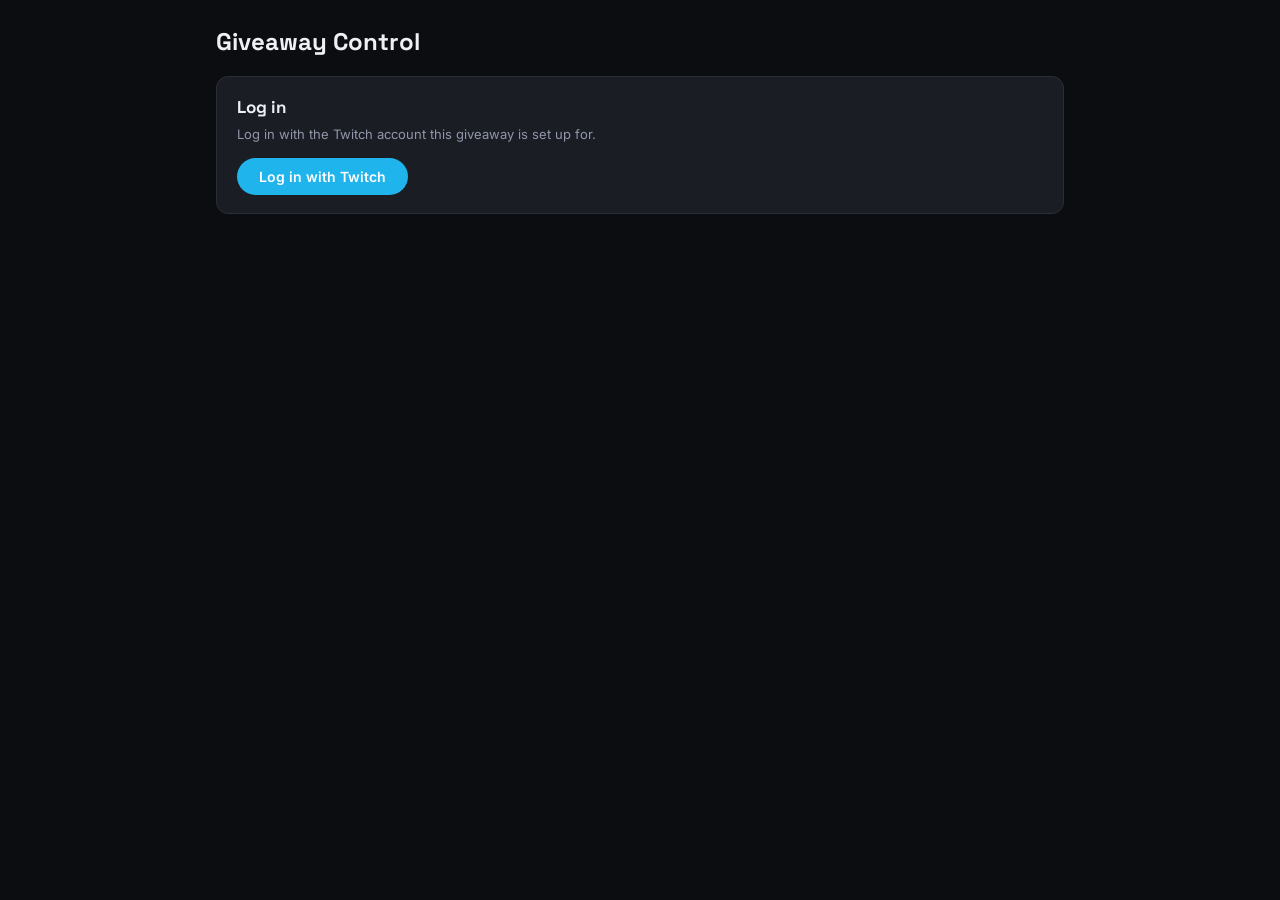
<file: docs/control.html>
<!doctype html>
<html lang="en">
<head>
<meta charset="utf-8">
<meta name="viewport" content="width=device-width, initial-scale=1, viewport-fit=cover">
<meta name="robots" content="noindex">
<title>Giveaway Control</title>
<link rel="stylesheet" href="style.css">
<style>
  .wrap { max-width: 880px; margin: 0 auto; padding: 24px max(16px, env(safe-area-inset-right, 0px)) 60px max(16px, env(safe-area-inset-left, 0px)); display: flex; flex-direction: column; gap: 16px; }
  .top { display: flex; justify-content: space-between; align-items: center; gap: 12px; flex-wrap: wrap; }
  .top h1 { font-size: 24px; }
  .panel h2 { font-size: 17px; margin-bottom: 4px; }
  .panel > .sub { margin: 0 0 14px; color: var(--muted); font-size: 13px; }
  .grid { display: grid; grid-template-columns: repeat(auto-fit, minmax(220px, 1fr)); gap: 12px 16px; }
  label { display: flex; flex-direction: column; gap: 5px; font-size: 13px; color: var(--muted); min-width: 0; }
  label input:not([type="checkbox"]):not([type="color"]), label select, label textarea { width: 100%; }
  .check { flex-direction: row; align-items: center; gap: 8px; color: var(--fg); }
  .actions { display: flex; gap: 10px; flex-wrap: wrap; align-items: center; margin-top: 14px; }
  .status { display: inline-flex; align-items: center; gap: 8px; font-weight: 600; }
  .dot { width: 9px; height: 9px; border-radius: 50%; background: var(--bad); }
  .dot.on { background: var(--ok); }
  .images { display: grid; grid-template-columns: repeat(auto-fit, minmax(180px, 1fr)); gap: 14px; }
  .img { display: flex; flex-direction: column; gap: 6px; }
  .img .pv { height: 90px; border-radius: 10px; border: 1px dashed var(--line); background: var(--bg) center / cover no-repeat; display: grid; place-items: center; color: var(--muted); font-size: 12px; }
  .img .pv.contain { background-size: contain; }
  .img .pv.wide { height: auto; aspect-ratio: 16 / 3; }
  .img .pv.square { height: 90px; width: 90px; }
  .guide { font-size: 12px; color: var(--muted); line-height: 1.4; }
  .guide b { color: var(--fg); font-weight: 600; }
  .img .btns { display: flex; gap: 6px; flex-wrap: wrap; }
  .table { overflow-x: auto; max-height: 360px; overflow-y: auto; border: 1px solid var(--line); border-radius: 10px; }
  table { width: 100%; border-collapse: collapse; font-size: 13px; }
  th, td { text-align: left; padding: 8px 12px; border-bottom: 1px solid var(--line); white-space: nowrap; }
  th { color: var(--muted); font-weight: 600; position: sticky; top: 0; background: var(--panel); }
  td.num, th.num { text-align: right; font-variant-numeric: tabular-nums; }
  .copy { display: flex; gap: 8px; flex-wrap: wrap; }
  .copy input { flex: 1 1 260px; min-width: 0; font-size: 12px; }
  .big { font-family: var(--display); font-size: 28px; font-weight: 700; color: var(--accent); overflow-wrap: anywhere; }
  .toast { position: fixed; left: 50%; bottom: calc(20px + env(safe-area-inset-bottom, 0px)); transform: translateX(-50%); background: var(--fg); color: var(--bg); padding: 10px 16px; border-radius: 10px; font-weight: 600; max-width: calc(100% - 32px); z-index: 10; }
  .toast.err { background: var(--bad); color: #fff; }
  .confirm { position: fixed; left: 50%; bottom: calc(20px + env(safe-area-inset-bottom, 0px)); transform: translateX(-50%); z-index: 11;
    background: var(--panel); border: 1px solid var(--accent); border-radius: 12px; padding: 12px 16px; display: flex; gap: 14px; align-items: center;
    flex-wrap: wrap; width: max-content; max-width: calc(100% - 32px); box-shadow: 0 10px 30px rgba(0,0,0,.35); }
</style>
</head>
<body>

<div id="notSetUp" class="notice" hidden>
  <h2>Almost there</h2>
  <p>Open the <a href="setup.html">setup helper</a> to fill in config.js and finish setting up.</p>
</div>

<div class="wrap" id="app" hidden>
  <div class="top">
    <h1>Giveaway Control</h1>
    <div class="foot" id="who"></div>
  </div>

  <div class="panel" id="gate" hidden></div>

  <div id="main" hidden style="display:flex;flex-direction:column;gap:16px">

    <!-- Twitch connection -->
    <section class="panel">
      <h2>Twitch</h2>
      <p class="sub">Lets the giveaway post in your chat and see who's watching (to give points).</p>
      <div class="row">
        <span class="status"><span class="dot" id="connDot"></span><span id="connText"></span></span>
        <div class="actions" style="margin:0">
          <button class="btn small" id="connect">Connect Twitch</button>
          <button class="btn ghost small" id="testChat">Test chat</button>
        </div>
      </div>
      <p class="msg muted small" id="awardInfo"></p>
    </section>

    <!-- Giveaway -->
    <section class="panel" id="gNone">
      <h2>Start a giveaway</h2>
      <p class="sub">Only one giveaway runs at a time. Viewers enter on your giveaway page, even while you're offline.</p>
      <div class="grid">
        <label>Prize / title<input id="gTitle" maxlength="80" placeholder="Steam Gift Card £25"></label>
        <label>Draw date (optional)<input id="gDraw" type="datetime-local"></label>
        <label>Ticket cost (<span class="pn">Points</span>, 0 = free)<input id="gCost" type="number" min="0" value="20"></label>
        <label>Max tickets per viewer (0 = no limit)<input id="gMax" type="number" min="0" value="10"></label>
      </div>
      <label style="margin-top:12px">Description (optional)<textarea id="gDesc" maxlength="500" placeholder="Rules, region, how to claim…"></textarea></label>
      <div class="images" style="margin-top:12px">
        <div class="img">
          <span class="small muted">Prize image (optional)</span><span class="guide"><b>1200 × 600</b> px · wide (2:1). Shown up to 320 px tall above the entry box; taller images get cropped.</span>
          <div class="pv" id="pvPrize">No image</div>
          <div class="btns"><button class="btn ghost small" data-pick="prize">Upload</button><button class="btn ghost small" data-clear="prize">Remove</button></div>
        </div>
      </div>
      <div class="actions">
        <button class="btn" id="start">Start giveaway</button>
        <span class="msg muted small">Entries close at the draw date. You still press Draw yourself.</span>
      </div>
    </section>

    <section class="panel" id="gOpen" hidden>
      <div class="row">
        <div><div class="eyebrow" id="gState">Running</div><h2 id="gName" style="font-size:22px"></h2></div>
        <a class="btn ghost small" id="viewPage" target="_blank" rel="noopener">View page</a>
      </div>
      <div class="stats" style="margin:16px 0">
        <div><strong id="sPeople">0</strong><span>Entrants</span></div>
        <div><strong id="sTickets">0</strong><span>Tickets</span></div>
        <div><strong id="sTime">–</strong><span id="sTimeLbl">Draw</span></div>
      </div>
      <div id="winnerBox" hidden style="text-align:center;margin-bottom:16px">
        <div class="eyebrow">🏆 Winner</div>
        <div class="big" id="winnerName"></div>
        <div class="muted" id="winnerInfo"></div>
      </div>
      <div class="actions" style="margin:0 0 16px">
        <button class="btn" id="draw">Draw winner</button>
        <button class="btn ghost" id="redraw" hidden>Draw again</button>
        <button class="btn ghost" id="finish" hidden>Finish &amp; start a new one</button>
        <button class="btn danger" id="cancel">Cancel &amp; refund</button>
      </div>
      <div class="table"><table>
        <thead><tr><th>Viewer</th><th class="num">Tickets</th><th class="num">Chance</th><th class="num">Spent</th></tr></thead>
        <tbody id="entries"></tbody>
      </table></div>
    </section>

    <!-- Look -->
    <section class="panel">
      <h2>Page look</h2>
      <p class="sub">Images upload straight away. Click Save for colours and text. PNG, JPG, GIF or WebP, up to 3 MB.</p>
      <div class="images">
        <div class="img"><span class="small muted">Banner</span><span class="guide"><b>1600 × 300</b> px · wide strip across the top. The middle stays visible on phones; the sides get cut off.</span><div class="pv wide" id="pvBanner">None</div>
          <div class="btns"><button class="btn ghost small" data-pick="banner">Upload</button><button class="btn ghost small" data-clear="banner">Remove</button></div></div>
        <div class="img"><span class="small muted">Profile picture</span><span class="guide"><b>400 × 400</b> px · square. Shown at 120 px, so a logo with some space around it works best.</span><div class="pv square" id="pvAvatar">Uses Twitch</div>
          <div class="btns"><button class="btn ghost small" data-pick="avatar">Upload</button><button class="btn ghost small" data-clear="avatar">Use Twitch</button></div></div>
        <div class="img"><span class="small muted">Background image</span><span class="guide"><b>1920 × 1080</b> px · fills the whole page behind everything. Darker or blurry images keep text easy to read.</span><div class="pv" id="pvBackground">None</div>
          <div class="btns"><button class="btn ghost small" data-pick="background_image">Upload</button><button class="btn ghost small" data-clear="background_image">Remove</button></div></div>
        <div class="img"><span class="small muted">Points icon</span><span class="guide"><b>64 × 64</b> px · square PNG with a see-through background. Shown tiny, next to prices and balances.</span><div class="pv contain square" id="pvIcon">None</div>
          <div class="btns"><button class="btn ghost small" data-pick="points_icon">Upload</button><button class="btn ghost small" data-clear="points_icon">Remove</button></div></div>
      </div>
      <div class="grid" style="margin-top:14px">
        <label>Accent colour<input id="accent" type="color"></label>
        <label>Background colour<input id="background" type="color"></label>
      </div>
      <label style="margin-top:12px">About (shown under your name)<textarea id="about" maxlength="300"></textarea></label>
    </section>

    <!-- Points -->
    <section class="panel">
      <h2>Points</h2>
      <label style="max-width:360px;margin:6px 0 14px">Where points come from
        <select id="pointsSource">
          <option value="streamerbot">Streamer.bot (FFY_Points)</option>
          <option value="builtin">This website</option>
        </select>
      </label>

      <div id="srcBuiltin">
        <p class="sub">Everyone in your chat earns points while you're live, even if they never type. Everyone earns the same.</p>
        <div class="grid">
          <label>Points name<input id="pointsName" maxlength="20"></label>
          <label>Points given each time<input id="earnAmount" type="number" min="0"></label>
          <label>Every how many minutes<input id="earnMinutes" type="number" min="1" max="60"></label>
        </div>
      </div>

      <div id="srcSb">
        <p class="sub">Viewers spend their FFY_Points balance. Streamer.bot sends balances here every few minutes while you're live, and takes off tickets bought on the website. Points name and earning come from your FFY_Points settings.</p>
        <span class="small muted">1. Copy this link</span>
        <div class="copy" style="margin:6px 0 12px"><input id="syncLink" readonly><button class="btn small" id="syncCopy">Copy</button></div>
        <span class="small muted">2. Open the <a href="points-builder.html" target="_blank" rel="noopener">web giveaway Points Builder</a>, paste it into <b>Web Giveaway link</b>, make the import and import it into Streamer.bot. Use this builder, not the normal FFY Points one, because only this one has the link. Your points are kept.</span>
        <p class="msg small" id="syncInfo" style="margin-top:12px"></p>
        <div class="actions" style="margin-top:6px"><button class="btn small" id="syncNew">Make a new link</button></div>
      </div>
      <h3 style="font-size:14px;margin:18px 0 8px">Give or take points</h3>
      <div class="actions" style="margin:0">
        <input id="gpName" placeholder="Twitch name" style="flex:1 1 160px;min-width:0">
        <input id="gpAmount" type="number" placeholder="500 or -500" style="flex:0 1 140px;min-width:0">
        <button class="btn ghost small" id="gpGo">Apply</button>
        <button class="btn ghost small" id="gpCheck">Check balance</button>
      </div>
    </section>

    <!-- Chat -->
    <section class="panel">
      <h2>Chat messages</h2>
      <div class="grid">
        <label class="check"><input type="checkbox" id="chatStart"> When a giveaway starts or is cancelled</label>
        <label class="check"><input type="checkbox" id="chatEntry"> Every time someone buys tickets</label>
        <label class="check"><input type="checkbox" id="chatWinner"> When a winner is drawn</label>
      </div>
    </section>

    <div class="actions" style="margin:0"><button class="btn" id="save">Save look, points &amp; chat</button></div>

    <!-- Overlay -->
    <section class="panel">
      <h2>OBS overlay</h2>
      <p class="sub">Add a Browser Source in OBS with this link (width 1920, height 1080). It shows the winner when you draw. Keep the link private.</p>
      <div class="copy"><input id="ovLink" readonly><button class="btn small" id="ovCopy">Copy</button></div>
      <div class="actions">
        <button class="btn ghost small" id="ovTest">Show a test winner</button>
        <button class="btn ghost small" id="ovNew">Make a new link</button>
      </div>
      <h3 style="font-size:14px;margin:18px 0 8px">Your giveaway page</h3>
      <div class="copy"><input id="pageLink" readonly><button class="btn small" id="pageCopy">Copy</button></div>
    </section>
  </div>
</div>

<input type="file" id="file" accept="image/png,image/jpeg,image/gif,image/webp" hidden>
<div class="toast" id="toast" hidden></div>
<div class="confirm" id="confirmBox" hidden>
  <span id="confirmText"></span>
  <span class="row" style="gap:8px"><button class="btn small" id="confirmYes">Yes</button><button class="btn ghost small" id="confirmNo">No</button></span>
</div>

<script src="config.js"></script>
<script src="common.js"></script>
<script>
(function () {
  const $ = (id) => document.getElementById(id);
  if (!WG.configured()) { $("notSetUp").hidden = false; return; }
  $("app").hidden = false;

  const PAGE_URL = WG.BASE;
  let D = null;
  let prizeUrl = "";
  let pickSlot = "";
  let toastTimer = 0;

  function toast(text, bad) {
    const t = $("toast");
    t.textContent = text;
    t.className = "toast" + (bad ? " err" : "");
    t.hidden = false;
    clearTimeout(toastTimer);
    toastTimer = setTimeout(() => (t.hidden = true), bad ? 6000 : 3000);
  }

  async function call(action, data, btn) {
    if (btn) btn.disabled = true;
    const r = await WG.api(action, data);
    if (btn) btn.disabled = false;
    if (!r.ok) {
      toast(r.error || "That didn't work.", true);
      if (r.reason === "login" || r.reason === "not-owner") load();
    }
    return r;
  }

  function showGate(html) {
    $("main").hidden = true;
    $("gate").hidden = false;
    $("gate").innerHTML = html;
  }

  function paintWho() {
    const w = $("who");
    if (!WG.store.get(WG.TOKEN)) { w.innerHTML = ""; return; }
    w.innerHTML = `<button id="logout">Log out</button>`;
    $("logout").onclick = WG.logout;
  }

  // Shows the result of "Connect Twitch" once, then tidies the address bar
  function connectResult() {
    const q = new URLSearchParams(location.search);
    if (q.get("error")) toast(q.get("error"), true);
    else if (q.get("warning")) toast(q.get("warning"), true);
    else if (q.get("connected")) toast("Twitch connected.");
    if (q.toString()) history.replaceState(null, "", location.pathname);
  }

  function setPv(id, url, empty) {
    const el = $(id);
    const u = WG.safeUrl(url);
    el.style.backgroundImage = u ? `url("${u}")` : "";
    el.textContent = u ? "" : empty;
  }

  function fillSettings() {
    const s = D.settings;
    WG.theme(s);
    document.querySelectorAll(".pn").forEach((e) => (e.textContent = pointsName()));
    setPv("pvBanner", s.banner, "None");
    setPv("pvAvatar", s.avatar || D.channel.image, "Uses Twitch");
    setPv("pvBackground", s.background_image, "None");
    setPv("pvIcon", s.points_icon, "None");
    $("accent").value = s.accent;
    $("background").value = s.background;
    $("about").value = s.about;
    $("pointsName").value = s.points_name;
    $("earnAmount").value = s.earn_amount;
    $("earnMinutes").value = s.earn_minutes;
    $("pointsSource").value = s.points_source || "builtin";
    $("syncLink").value = D.syncLink || "";
    paintSource();
    $("chatStart").checked = s.chat_start;
    $("chatEntry").checked = s.chat_entry;
    $("chatWinner").checked = s.chat_winner;
    $("ovLink").value = `${WG.BASE}overlay.html?key=${D.overlayKey}`;
    $("pageLink").value = PAGE_URL;
    $("viewPage").href = PAGE_URL;
  }

  function pointsName() {
    return D.settings.points_source === "streamerbot" && D.sbInfo && D.sbInfo.points_name ? D.sbInfo.points_name : D.settings.points_name;
  }

  function paintSource() {
    const sb = $("pointsSource").value === "streamerbot";
    $("srcSb").hidden = !sb;
    $("srcBuiltin").hidden = sb;
    const info = $("syncInfo");
    if (!sb) return;
    if (!D.lastSync) {
      info.className = "msg small err";
      info.textContent = "Streamer.bot hasn't connected yet. It sends balances while you're live, a few minutes after you go live.";
    } else {
      const mins = Math.round((Date.now() - Date.parse(D.lastSync)) / 60000);
      info.className = "msg small " + (mins <= 10 ? "ok" : "muted");
      info.textContent = "Last update from Streamer.bot: " + (mins < 1 ? "just now" : mins < 120 ? mins + " min ago" : new Date(D.lastSync).toLocaleString()) + ".";
    }
    if ($("pointsSource").value !== (D.settings.points_source || "builtin")) {
      info.className = "msg small";
      info.textContent = "Click Save to switch to Streamer.bot points.";
    }
  }

  function paintConnection() {
    const on = D.connected && !D.missingScopes.length;
    $("connDot").className = "dot" + (on ? " on" : "");
    $("connText").textContent = on ? `Connected as ${D.channel.name}` : D.connected ? "Needs reconnecting (new permissions)" : "Not connected";
    $("connect").textContent = D.connected ? "Reconnect" : "Connect Twitch";
    $("connect").className = "btn small" + (on ? " ghost" : "");
    $("testChat").hidden = !D.connected;
    $("awardInfo").textContent = D.lastAward
      ? `Last gave points ${new Date(D.lastAward).toLocaleString()} to ${WG.plural(D.lastAwardCount || 0, "viewer")}.`
      : on ? "Points start the next time you're live." : "";
  }

  function paintGiveaway() {
    const g = D.giveaway;
    $("gNone").hidden = !!g;
    $("gOpen").hidden = !g;
    if (!g) return;
    $("gName").textContent = g.title;
    $("sPeople").textContent = WG.fmt(D.stats.entrants);
    $("sTickets").textContent = WG.fmt(D.stats.tickets);
    const drawn = g.status === "drawn";
    const closed = !drawn && g.draw_at && Date.parse(g.draw_at) <= Date.now();
    $("gState").textContent = drawn ? "Winner drawn" : closed ? "Entries closed, ready to draw" : "Running";
    $("sTime").textContent = drawn ? "Done" : g.draw_at ? (closed ? "Now" : WG.untilText(g.draw_at)) : "Any time";
    $("sTimeLbl").textContent = drawn ? "Drawn" : "Draw";
    $("winnerBox").hidden = !drawn;
    if (drawn) {
      $("winnerName").textContent = g.winner_name;
      $("winnerInfo").textContent = `${WG.plural(g.winner_tickets, "ticket")} · ${WG.chance(g.winner_tickets, g.total_tickets)} chance`;
    }
    $("draw").hidden = drawn;
    $("redraw").hidden = !drawn;
    $("finish").hidden = !drawn;
    $("cancel").hidden = drawn;
    const pn = D.settings.points_name;
    const tb = $("entries");
    tb.innerHTML = "";
    if (!D.entries.length) {
      tb.innerHTML = `<tr><td colspan="4" class="muted">Nobody has entered yet.</td></tr>`;
      return;
    }
    for (const e of D.entries) {
      const tr = document.createElement("tr");
      const cells = [e.display_name || e.login, WG.fmt(e.tickets), WG.chance(e.tickets, D.stats.tickets), `${WG.fmt(e.spent)} ${pn}`];
      cells.forEach((c, i) => { const td = document.createElement("td"); td.textContent = c; if (i) td.className = "num"; tr.append(td); });
      tb.append(tr);
    }
  }

  async function load() {
    paintWho();
    if (!WG.store.get(WG.TOKEN)) {
      showGate(`<h2>Log in</h2><p class="sub">Log in with the Twitch account this giveaway is set up for.</p>
        <button class="btn twitch" id="login">Log in with Twitch</button>`);
      $("login").onclick = WG.login;
      return;
    }
    const r = await WG.api("admin");
    if (!r.ok) {
      if (r.reason === "login") return load();
      showGate(`<h2>Can't open the control page</h2><p class="sub"></p><button class="btn ghost" id="lo">Log in with a different account</button>`);
      $("gate").querySelector(".sub").textContent = r.error || "Something went wrong.";
      $("lo").onclick = WG.logout;
      return;
    }
    D = r;
    $("gate").hidden = true;
    $("main").hidden = false;
    fillSettings();
    paintConnection();
    paintGiveaway();
  }

  // Only the live parts, so half-typed settings aren't overwritten
  async function refresh() {
    if (!D || document.visibilityState !== "visible") return;
    const r = await WG.api("admin");
    if (!r.ok) return;
    D.giveaway = r.giveaway; D.stats = r.stats; D.entries = r.entries; D.lastAward = r.lastAward; D.lastAwardCount = r.lastAwardCount;
    D.connected = r.connected; D.missingScopes = r.missingScopes; D.lastSync = r.lastSync; D.sbInfo = r.sbInfo;
    paintConnection();
    paintSource();
    paintGiveaway();
  }

  $("connect").onclick = async (e) => {
    const r = await call("connect", { back: location.href.split("?")[0].split("#")[0] }, e.target);
    if (r.ok) location.href = r.url;
  };
  $("testChat").onclick = async (e) => { if ((await call("test-chat", {}, e.target)).ok) toast("Sent a test message to your chat."); };

  // Images
  document.querySelectorAll("[data-pick]").forEach((b) => (b.onclick = () => { pickSlot = b.dataset.pick; $("file").value = ""; $("file").click(); }));
  document.querySelectorAll("[data-clear]").forEach((b) => (b.onclick = async () => {
    const slot = b.dataset.clear;
    if (slot === "prize") { prizeUrl = ""; setPv("pvPrize", "", "No image"); return; }
    const r = await call("save-page", { page: { [slot]: "" } }, b);
    if (r.ok) { D.settings = r.settings; fillSettings(); toast("Removed."); }
  }));
  $("file").onchange = () => {
    const f = $("file").files[0];
    if (!f) return;
    if (f.size > 3 * 1024 * 1024) return toast("That image is too big. The limit is 3 MB.", true);
    const reader = new FileReader();
    reader.onload = async () => {
      const shapeTip = await checkShape(pickSlot, reader.result);
      toast("Uploading…");
      const r = await call("upload", { slot: pickSlot, data: reader.result });
      if (!r.ok) return;
      if (pickSlot === "prize") { prizeUrl = r.url; setPv("pvPrize", r.url, "No image"); toast(shapeTip ? "Prize image ready. " + shapeTip : "Prize image ready.", !!shapeTip); return; }
      D.settings[pickSlot] = r.url;
      fillSettings();
      toast(shapeTip ? "Image saved. " + shapeTip : "Image saved.", !!shapeTip);
    };
    reader.readAsDataURL(f);
  };

  // Best size and shape for each slot
  const SIZES = {
    banner: { w: 1600, h: 300, name: "banners" },
    avatar: { w: 400, h: 400, name: "profile pictures" },
    background_image: { w: 1920, h: 1080, name: "backgrounds" },
    points_icon: { w: 64, h: 64, name: "points icons" },
    prize: { w: 1200, h: 600, name: "prize images" },
  };
  function checkShape(slot, dataUrl) {
    const want = SIZES[slot];
    if (!want) return Promise.resolve("");
    return new Promise((done) => {
      const img = new Image();
      img.onload = () => {
        const w = img.naturalWidth, h = img.naturalHeight;
        const ratio = (w / h) / (want.w / want.h);
        const best = `${want.w} × ${want.h}`;
        if (ratio > 1.6 || ratio < 0.62) done(`It's ${w} × ${h}, so parts will be cropped. ${best} works best for ${want.name}.`);
        else if (w < want.w / 2) done(`It's only ${w} × ${h}, so it may look blurry. ${best} works best.`);
        else done("");
      };
      img.onerror = () => done("");
      img.src = dataUrl;
    });
  }

  $("save").onclick = async (e) => {
    const r = await call("save-page", {
      page: {
        accent: $("accent").value, background: $("background").value, about: $("about").value,
        points_name: $("pointsName").value, earn_amount: $("earnAmount").value, earn_minutes: $("earnMinutes").value,
        points_source: $("pointsSource").value, chat_start: $("chatStart").checked, chat_entry: $("chatEntry").checked,
        chat_winner: $("chatWinner").checked, site_url: PAGE_URL,
      },
    }, e.target);
    if (r.ok) { D.settings = r.settings; fillSettings(); toast("Saved."); }
  };
  $("accent").oninput = () => WG.theme({ ...D.settings, accent: $("accent").value, background: $("background").value });
  $("background").oninput = $("accent").oninput;

  // Giveaway
  $("start").onclick = async (e) => {
    const draw = $("gDraw").value ? new Date($("gDraw").value).toISOString() : null;
    const r = await call("start", {
      title: $("gTitle").value, description: $("gDesc").value, ticket_cost: $("gCost").value, max_tickets: $("gMax").value,
      draw_at: draw, prize_image: prizeUrl, site_url: PAGE_URL,
    }, e.target);
    if (r.ok) {
      toast("Giveaway started.");
      $("gTitle").value = ""; $("gDesc").value = ""; $("gDraw").value = ""; prizeUrl = ""; setPv("pvPrize", "", "No image");
      load();
    }
  };

  let pending = null;
  function ask(text, fn) {
    pending = fn;
    $("confirmText").textContent = text;
    $("confirmBox").hidden = false;
  }
  $("confirmNo").onclick = () => { pending = null; $("confirmBox").hidden = true; };
  $("confirmYes").onclick = async () => { $("confirmBox").hidden = true; const fn = pending; pending = null; if (fn) await fn(); };

  async function draw(btn) {
    const r = await call("draw", {}, btn);
    if (r.ok) { toast(`Winner: ${r.winner}`); load(); }
  }
  $("draw").onclick = (e) => draw(e.target);
  $("redraw").onclick = (e) => ask("Draw someone else?", () => draw(e.target));
  $("cancel").onclick = (e) => ask(`Cancel and give everyone their ${D.settings.points_name} back?`, async () => {
    const r = await call("cancel", {}, e.target);
    if (r.ok) { toast(`Cancelled. Refunded ${WG.plural(r.refunded, "viewer")}.`); load(); }
  });
  $("finish").onclick = async (e) => { if ((await call("finish", {}, e.target)).ok) load(); };

  // Points
  $("gpGo").onclick = async (e) => {
    const r = await call("points", { login: $("gpName").value, amount: $("gpAmount").value }, e.target);
    if (r.ok) { toast(`${r.name} now has ${WG.fmt(r.points)} ${D.settings.points_name}.`); $("gpAmount").value = ""; }
  };
  $("gpCheck").onclick = async (e) => {
    const r = await call("lookup", { login: $("gpName").value }, e.target);
    if (r.ok) toast(r.viewer ? `${r.viewer.display_name || r.viewer.login} has ${WG.fmt(r.viewer.points)} ${D.settings.points_name}.` : "They don't have any points yet.");
  };

  $("pointsSource").onchange = paintSource;
  $("syncCopy").onclick = () => copy("syncLink");
  $("syncNew").onclick = (e) => ask("Make a new Streamer.bot link? The old one stops working, so paste the new one into the FFY_Points Builder and import again.", async () => {
    const r = await call("new-sync-key", {}, e.target);
    if (r.ok) { D.syncLink = r.syncLink; $("syncLink").value = r.syncLink; toast("New link made."); }
  });

  // Overlay
  async function copy(id) {
    const el = $(id);
    try { await navigator.clipboard.writeText(el.value); toast("Copied."); }
    catch { el.select(); toast("Press Ctrl+C to copy."); }
  }
  $("ovCopy").onclick = () => copy("ovLink");
  $("pageCopy").onclick = () => copy("pageLink");
  $("ovTest").onclick = async (e) => { if ((await call("test-overlay", {}, e.target)).ok) toast("Test winner sent to the overlay."); };
  $("ovNew").onclick = (e) => ask("Make a new link? The old one stops working, so update OBS.", async () => {
    const r = await call("new-overlay-key", {}, e.target);
    if (r.ok) { D.overlayKey = r.overlayKey; fillSettings(); toast("New link made. Paste it into OBS."); }
  });

  connectResult();
  load();
  setInterval(refresh, 15000);
})();
</script>
</body>
</html>
</file>
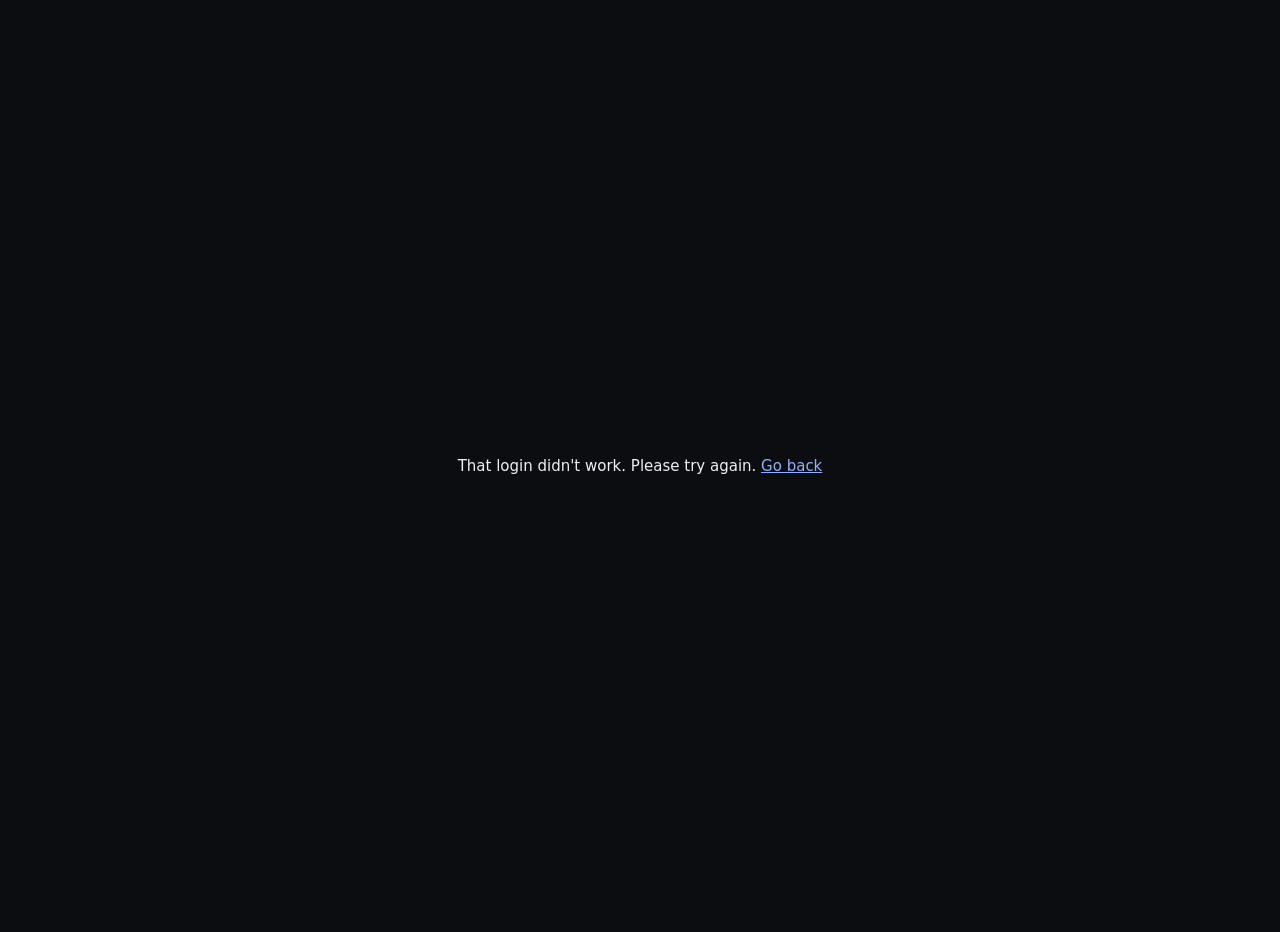
<file: docs/login.html>
<!doctype html>
<html lang="en">
<head>
<meta charset="utf-8">
<meta name="viewport" content="width=device-width, initial-scale=1">
<title>Logging in…</title>
<style>
  body { margin: 0; min-height: 100vh; display: grid; place-items: center; background: #0c0d10; color: #eef0f5; font: 15px/1.5 system-ui, sans-serif; padding: 16px; text-align: center; }
  a { color: #8fb0ff; }
</style>
</head>
<body>
<div id="msg">Logging in…</div>
<script>
(function () {
  const msg = document.getElementById("msg");
  const p = new URLSearchParams(location.hash.slice(1) || location.search.slice(1));
  let saved = null;
  try { saved = JSON.parse(localStorage.getItem("wg_state") || "null"); } catch {}
  const back = saved && saved.back ? saved.back : "./";
  const show = (text) => {
    msg.textContent = text + " ";
    const a = document.createElement("a");
    a.href = back;
    a.textContent = "Go back";
    msg.append(a);
  };
  if (p.get("error")) return show(p.get("error_description") || "Twitch login was cancelled.");
  const token = p.get("access_token");
  if (!token || !saved || p.get("state") !== saved.state) return show("That login didn't work. Please try again.");
  try {
    localStorage.setItem("wg_token", token);
    localStorage.removeItem("wg_state");
  } catch {
    return show("Your browser blocked saving the login. Allow site data for this page and try again.");
  }
  location.replace(back);
})();
</script>
</body>
</html>
</file>
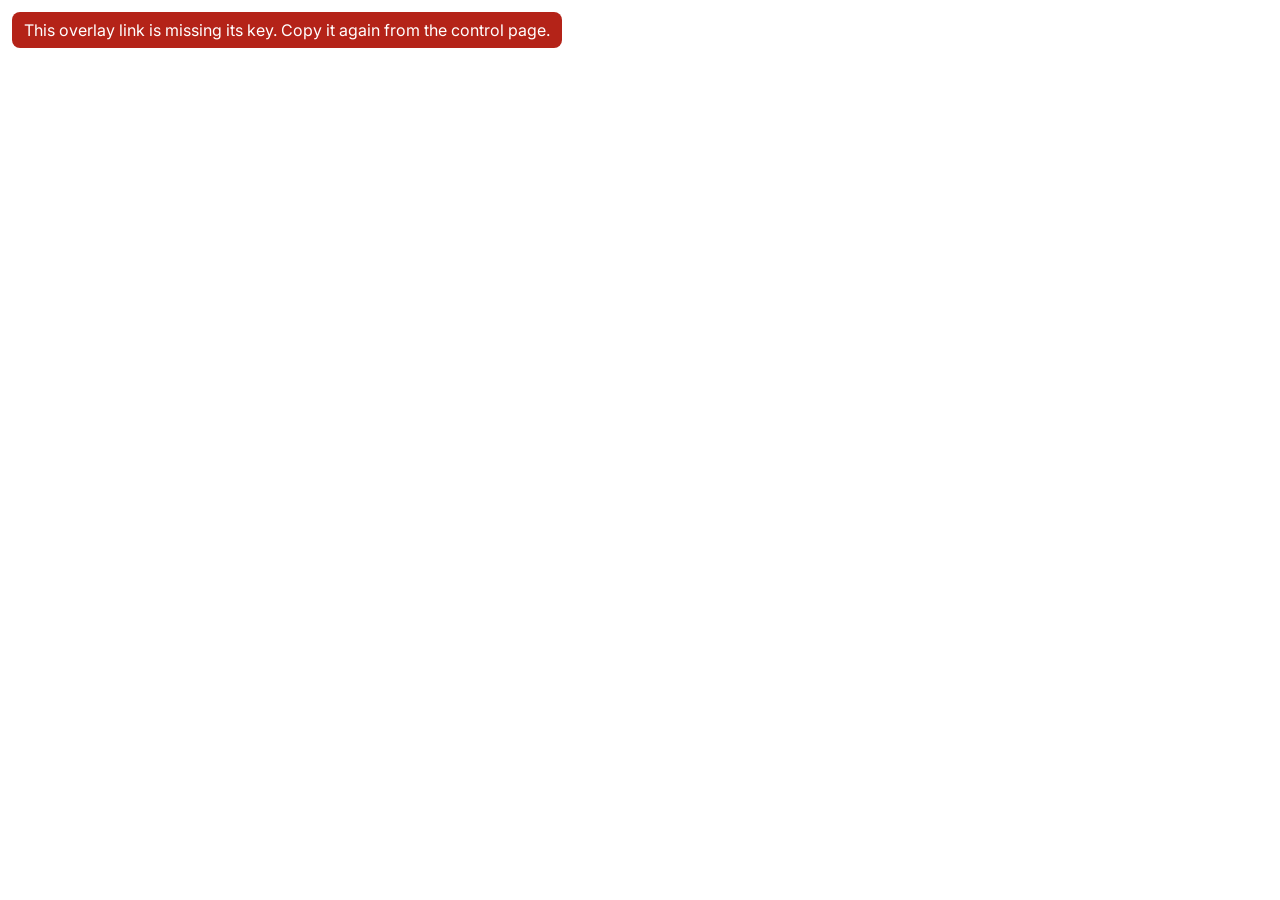
<file: docs/overlay.html>
<!doctype html>
<html lang="en">
<head>
<meta charset="utf-8">
<meta name="robots" content="noindex">
<title>Giveaway Overlay</title>
<link rel="stylesheet" href="https://fonts.googleapis.com/css2?family=Space+Grotesk:wght@500;700&family=Inter:wght@500;600&display=swap">
<style>
  :root { --accent: #f0b354; }
  html, body { margin: 0; background: transparent; overflow: hidden; width: 100vw; height: 100vh; font-family: "Inter", system-ui, sans-serif; }
  .card {
    position: absolute; left: 50%; bottom: 12%; transform: translateX(-50%);
    background: rgba(16, 18, 26, .92); color: #fff; border: 3px solid var(--accent); border-radius: 22px;
    padding: 26px 56px 30px; text-align: center; min-width: 40vw; max-width: 80vw; opacity: 0;
    box-shadow: 0 20px 60px rgba(0, 0, 0, .45), 0 0 40px color-mix(in srgb, var(--accent) 35%, transparent);
  }
  .card small { display: block; color: var(--accent); letter-spacing: .16em; text-transform: uppercase; font-size: 2.2vh; font-weight: 700; }
  .card .title { font-size: 2.2vh; color: #cfd2dc; margin-top: .4vh; }
  .card .name { font-family: "Space Grotesk", system-ui, sans-serif; font-size: 7.5vh; font-weight: 700; line-height: 1.1; margin: 1vh 0; overflow-wrap: anywhere; }
  .card .chance { font-size: 2.6vh; color: #cfd2dc; }
  .card.in { animation: pop .8s cubic-bezier(.2, 1.4, .4, 1) forwards; }
  .card.out { animation: fade .6s ease forwards; }
  @keyframes pop { from { opacity: 0; transform: translate(-50%, 60px) scale(.85); } to { opacity: 1; transform: translate(-50%, 0) scale(1); } }
  @keyframes fade { from { opacity: 1; } to { opacity: 0; transform: translate(-50%, 30px); } }
  canvas { position: absolute; inset: 0; pointer-events: none; }
  .err { position: absolute; left: 12px; top: 12px; color: #fff; background: #b42318; padding: 8px 12px; border-radius: 8px; font-size: 16px; }
  @media (prefers-reduced-motion: reduce) { .card.in { animation: none; opacity: 1; } }
</style>
</head>
<body>
<canvas id="fx"></canvas>
<div class="card" id="card">
  <small>Giveaway winner</small>
  <div class="title" id="title"></div>
  <div class="name" id="name"></div>
  <div class="chance" id="chance"></div>
</div>
<div class="err" id="err" hidden></div>

<script src="config.js"></script>
<script src="common.js"></script>
<script>
(function () {
  const $ = (id) => document.getElementById(id);
  const key = new URLSearchParams(location.search).get("key") || "";
  const SHOW_FOR = 20000;
  let lastSeen = null;      // newest winner/test time already shown
  let hideTimer = 0;

  function error(text) { $("err").textContent = text; $("err").hidden = !text; }

  function show(title, name, chance) {
    $("title").textContent = title;
    $("name").textContent = name;
    $("chance").textContent = chance;
    const c = $("card");
    c.className = "card";
    void c.offsetWidth;
    c.className = "card in";
    confetti();
    clearTimeout(hideTimer);
    hideTimer = setTimeout(() => (c.className = "card out"), SHOW_FOR);
  }

  // A short burst of confetti in the accent colour
  function confetti() {
    if (matchMedia("(prefers-reduced-motion: reduce)").matches) return;
    const cv = $("fx"), ctx = cv.getContext("2d");
    cv.width = innerWidth; cv.height = innerHeight;
    const accent = getComputedStyle(document.documentElement).getPropertyValue("--accent").trim() || "#f0b354";
    const colors = [accent, "#ffffff", accent, "#ffd166"];
    const bits = Array.from({ length: 160 }, () => ({
      x: cv.width / 2, y: cv.height * 0.75, vx: (Math.random() - 0.5) * 22, vy: -Math.random() * 22 - 8,
      r: Math.random() * 6 + 4, c: colors[(Math.random() * colors.length) | 0], a: Math.random() * 6, s: (Math.random() - 0.5) * 0.3,
    }));
    const start = performance.now();
    (function frame(t) {
      ctx.clearRect(0, 0, cv.width, cv.height);
      for (const b of bits) {
        b.vy += 0.5; b.vx *= 0.99; b.x += b.vx; b.y += b.vy; b.a += b.s;
        ctx.save(); ctx.translate(b.x, b.y); ctx.rotate(b.a); ctx.fillStyle = b.c; ctx.fillRect(-b.r / 2, -b.r / 4, b.r, b.r / 2); ctx.restore();
      }
      if (t - start < 4000) requestAnimationFrame(frame); else ctx.clearRect(0, 0, cv.width, cv.height);
    })(start);
  }

  async function poll() {
    if (!WG.configured()) return error("Fill in config.js first (open setup.html on your site).");
    if (!key) return error("This overlay link is missing its key. Copy it again from the control page.");
    const r = await WG.api("overlay", { key, token: undefined });
    if (!r.ok) return error(r.error || "Overlay can't reach the giveaway server.");
    error("");
    if (/^#[0-9a-f]{6}$/i.test(r.accent || "")) document.documentElement.style.setProperty("--accent", r.accent);

    const w = r.winner;
    const times = [w && w.drawn_at, r.test].filter(Boolean).map((t) => Date.parse(t));
    const newest = times.length ? Math.max(...times) : 0;

    // On first load, only show something drawn in the last minute (so a reload doesn't replay old winners)
    if (lastSeen === null) {
      lastSeen = Date.parse(r.now) - 60000;
    }
    if (newest > lastSeen) {
      lastSeen = newest;
      const isTest = r.test && Date.parse(r.test) === newest && !(w && Date.parse(w.drawn_at) === newest);
      if (isTest) show("Test giveaway", "LuckyViewer123", "with a 4.2% chance");
      else show(w.title, w.winner_name, w.total_tickets ? `with a ${WG.chance(w.winner_tickets, w.total_tickets)} chance` : "");
    }
  }

  poll();
  setInterval(poll, 5000);
})();
</script>
</body>
</html>
</file>
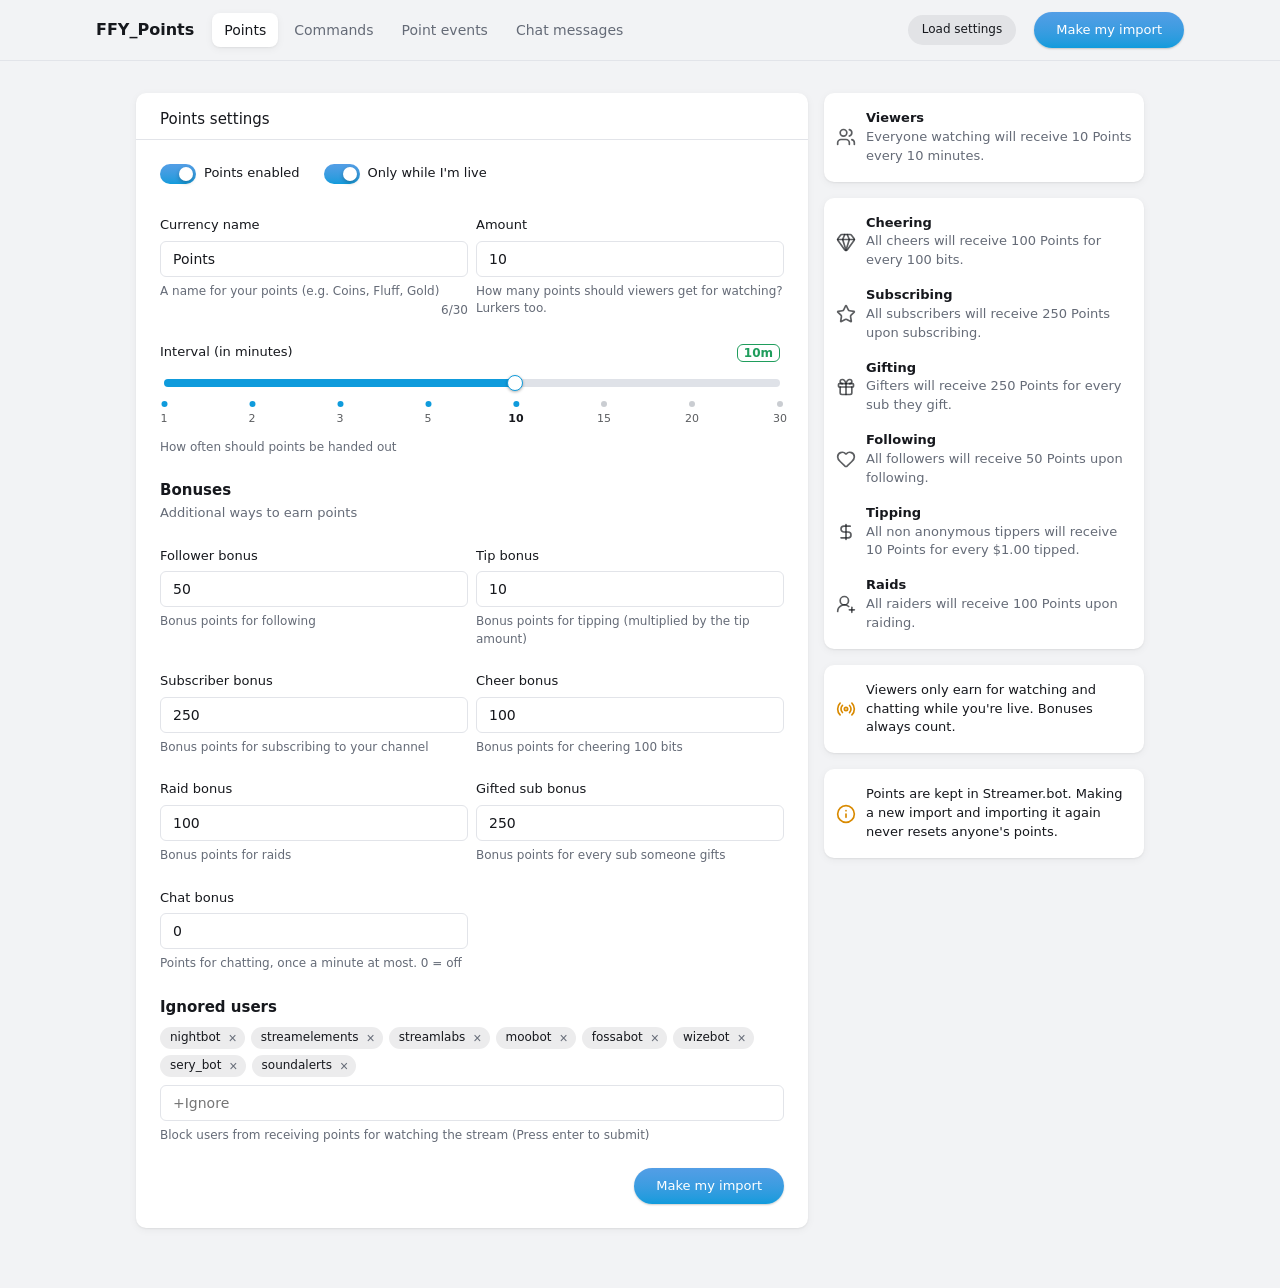
<file: docs/points-builder.html>
<!doctype html>
<html lang="en">
<head>
<meta charset="utf-8">
<meta name="viewport" content="width=device-width, initial-scale=1">
<title>FFY_Points Builder</title>
<style>
  :root {
    --bg: #f2f3f5; --card: #ffffff; --line: #e2e4e9; --ink: #16181d; --muted: #656b77; --soft: #8a909b;
    --primary: #0f9bdc; --primary-ink: #ffffff; --field: #ffffff; --track: #dfe2e8; --positive: #1f9d5c; --attention: #d98a00; --bad: #d63c3c;
    --shadow: 0 1px 2px rgba(16, 18, 24, .06), 0 2px 8px rgba(16, 18, 24, .05);
  }
  @media (prefers-color-scheme: dark) {
    :root {
      --bg: #101114; --card: #1a1c20; --line: #2b2e35; --ink: #eceef2; --muted: #9ba0aa; --soft: #6f7480;
      --primary: #1ba8ea; --primary-ink: #ffffff; --field: #15171a; --track: #2c2f36; --positive: #3ccf85; --attention: #f2a933; --bad: #ff6b6b;
      --shadow: 0 1px 2px rgba(0, 0, 0, .4), 0 4px 14px rgba(0, 0, 0, .25);
    }
  }
  * { box-sizing: border-box; }
  body { margin: 0; background: var(--bg); color: var(--ink); font: 14px/1.45 Inter, "Segoe UI", system-ui, sans-serif; }

  /* top bar */
  .top { position: sticky; top: 0; z-index: 5; background: color-mix(in srgb, var(--bg) 88%, transparent); backdrop-filter: blur(8px); border-bottom: 1px solid var(--line); }
  .top-in { max-width: 1120px; margin: 0 auto; padding: 12px 16px; display: flex; align-items: center; gap: 18px; flex-wrap: wrap; }
  .brand { font-weight: 700; font-size: 16px; }
  .tabs { display: flex; gap: 4px; flex: 1; flex-wrap: wrap; }
  .tabs button { background: none; border: 0; color: var(--muted); padding: 7px 12px; border-radius: 8px; font: inherit; font-weight: 500; cursor: pointer; }
  .tabs button:hover { color: var(--ink); background: var(--card); }
  .tabs button.on { color: var(--ink); background: var(--card); box-shadow: var(--shadow); }

  /* layout */
  .page { max-width: 1120px; margin: 0 auto; padding: 32px 16px 60px; display: flex; gap: 16px; justify-content: center; align-items: flex-start; }
  .main { width: 100%; max-width: 672px; min-width: 0; }
  aside { width: 320px; flex-shrink: 0; display: grid; gap: 16px; }
  @media (max-width: 900px) { .page { flex-direction: column; align-items: center; } aside { width: 100%; max-width: 672px; } }

  .card { background: var(--card); border-radius: 10px; box-shadow: var(--shadow); }
  .card-head { padding: 16px 24px 8px; border-bottom: 1px solid var(--line); font-size: 15px; }
  .card-body { padding: 24px; display: grid; grid-template-columns: 1fr 1fr; gap: 24px 8px; align-items: start; }
  @media (max-width: 560px) { .card-body { grid-template-columns: 1fr; } }
  .full { grid-column: 1 / -1; }
  .tab { display: none; }
  .tab.on { display: block; }
  .tab + .tab, .main > .card + .card { margin-top: 16px; }

  /* fields */
  .f label, .lbl { display: block; margin-bottom: 6px; font-size: 13px; font-weight: 500; }
  .help { margin-top: 6px; font-size: 12px; color: var(--muted); }
  .count { display: block; text-align: right; font-size: 12px; color: var(--muted); margin-top: 2px; }
  input[type=text], input[type=number], input:not([type]), textarea {
    width: 100%; height: 36px; padding: 4px 12px; font: inherit; color: var(--ink); background: var(--field);
    border: 1px solid var(--line); border-radius: 6px; outline: none; transition: border-color .15s, box-shadow .15s;
  }
  textarea { height: auto; min-height: 60px; padding: 8px 12px; resize: vertical; }
  input:focus, textarea:focus { border-color: var(--primary); box-shadow: 0 0 0 3px color-mix(in srgb, var(--primary) 25%, transparent); }
  input[type=number] { -moz-appearance: textfield; }
  input[type=number]::-webkit-outer-spin-button, input[type=number]::-webkit-inner-spin-button { -webkit-appearance: none; margin: 0; }
  .section-title { font-size: 15px; font-weight: 600; }
  .section-sub { font-size: 13px; color: var(--muted); margin-top: 2px; }
  .cmd { position: relative; }
  .cmd input { padding-left: 22px; }
  .cmd::before { content: "!"; position: absolute; left: 11px; top: 8px; color: var(--muted); font-weight: 600; }

  /* switch */
  .switch { display: inline-flex; align-items: center; gap: 8px; cursor: pointer; user-select: none; font-size: 13px; }
  .switch input { appearance: none; -webkit-appearance: none; width: 36px; height: 20px; border-radius: 999px; background: color-mix(in srgb, var(--ink) 28%, transparent);
    position: relative; cursor: pointer; transition: background .2s; margin: 0; flex-shrink: 0; }
  .switch input::after { content: ""; position: absolute; top: 3px; left: 3px; width: 14px; height: 14px; border-radius: 50%; background: #fff; box-shadow: 0 2px 4px rgba(0,0,0,.25); transition: transform .2s; }
  .switch input:checked { background: linear-gradient(color-mix(in oklch, var(--primary), white 8%), var(--primary)); }
  .switch input:checked::after { transform: translateX(16px); }
  .switches { display: flex; gap: 24px; flex-wrap: wrap; padding-bottom: 8px; }

  /* slider */
  .slider { padding: 0 4px; }
  .slider-top { display: flex; justify-content: space-between; align-items: center; margin-bottom: 10px; }
  .slider-top p { margin: 0 0 0 -4px; font-size: 13px; }
  .badge { font-size: 12px; font-weight: 600; color: var(--positive); border: 1px solid currentColor; border-radius: 6px; padding: 0 6px; line-height: 16px; min-width: 20px; text-align: center; }
  input[type=range] { -webkit-appearance: none; appearance: none; width: 100%; height: 8px; border-radius: 999px; margin: 0; cursor: pointer;
    background: linear-gradient(var(--primary), var(--primary)) 0 / var(--p, 0%) 100% no-repeat, var(--track); }
  input[type=range]::-webkit-slider-thumb { -webkit-appearance: none; width: 16px; height: 16px; border-radius: 50%; background: #fff; border: 1px solid var(--primary); box-shadow: 0 1px 3px rgba(0,0,0,.3); transition: box-shadow .15s; }
  input[type=range]:hover::-webkit-slider-thumb, input[type=range]:focus::-webkit-slider-thumb { box-shadow: 0 0 0 4px color-mix(in srgb, var(--primary) 30%, transparent); }
  input[type=range]::-moz-range-thumb { width: 16px; height: 16px; border-radius: 50%; background: #fff; border: 1px solid var(--primary); }
  .ticks { position: relative; height: 32px; margin-top: 8px; }
  .tick { position: absolute; top: 0; transform: translateX(-50%); display: flex; flex-direction: column; align-items: center; gap: 4px; cursor: pointer; }
  .tick i { width: 6px; height: 6px; border-radius: 50%; background: color-mix(in srgb, var(--soft) 45%, transparent); }
  .tick.on i { background: var(--primary); }
  .tick span { font-size: 11px; color: color-mix(in srgb, var(--ink) 70%, transparent); }
  .tick.sel span { font-weight: 600; color: var(--ink); }
  .slider .help { margin-left: -4px; }

  /* chips */
  .chips { display: flex; flex-wrap: wrap; gap: 6px; margin-bottom: 8px; }
  .chips:empty { display: none; }
  .chip { display: inline-flex; align-items: center; gap: 4px; background: color-mix(in srgb, var(--ink) 8%, transparent); border-radius: 999px; padding: 2px 4px 2px 10px; font-size: 12px; }
  .chip button { background: none; border: 0; color: var(--muted); cursor: pointer; font-size: 14px; line-height: 1; padding: 2px 4px; border-radius: 50%; }
  .chip button:hover { color: var(--ink); }

  /* buttons */
  .btn { font: inherit; font-weight: 500; font-size: 13px; height: 36px; padding: 0 22px; border-radius: 999px; border: 0; cursor: pointer; display: inline-flex; align-items: center; gap: 8px; white-space: nowrap; transition: filter .15s, transform .1s; }
  .btn:active { transform: scale(.97); }
  .btn.primary { background: linear-gradient(color-mix(in oklch, var(--primary), white 8%), var(--primary)); color: var(--primary-ink); box-shadow: 0 1px 2px rgba(0,0,0,.2); }
  .btn.primary:hover { filter: brightness(1.05); }
  .btn.ghost { background: color-mix(in srgb, var(--ink) 7%, transparent); color: var(--ink); }
  .btn.ghost:hover { background: color-mix(in srgb, var(--ink) 11%, transparent); }
  .btn:disabled { opacity: .5; pointer-events: none; }
  .btn.small { height: 30px; padding: 0 14px; font-size: 12px; }
  .link-btn { background: none; border: 0; color: var(--bad); font: inherit; font-size: 12px; cursor: pointer; padding: 2px 4px; }
  .end { grid-column: 1 / -1; justify-self: end; }

  /* aside */
  .list { padding: 16px 12px; display: grid; gap: 16px; }
  .item { display: grid; grid-template-columns: auto 1fr; column-gap: 10px; align-items: center; }
  .item svg { grid-row: span 2; width: 20px; height: 20px; color: color-mix(in srgb, var(--ink) 70%, transparent); }
  .item b { font-size: 13px; }
  .item p { margin: 0; font-size: 13px; color: var(--muted); }
  .note { padding: 16px 12px; display: flex; gap: 10px; align-items: center; font-size: 13px; }
  .note svg { width: 20px; height: 20px; flex-shrink: 0; color: var(--attention); }
  .note.off svg { color: var(--muted); }

  /* events */
  .event { border: 1px solid var(--line); border-radius: 8px; padding: 16px; }
  .event + .event { margin-top: 12px; }
  .event-head { display: flex; justify-content: space-between; align-items: center; margin-bottom: 14px; font-weight: 600; }
  .event-grid { display: grid; grid-template-columns: 1fr 1fr; gap: 16px 8px; }
  @media (max-width: 560px) { .event-grid { grid-template-columns: 1fr; } }
  .file-row { display: flex; gap: 8px; }
  .file-row input { flex: 1; min-width: 0; }
  .file-row input.drop { border-color: var(--primary); border-style: dashed; }
  .preview { margin-top: 8px; font-size: 12px; color: var(--muted); display: flex; align-items: center; gap: 10px; }
  .preview:empty { display: none; }
  .preview img, .preview video { max-height: 100px; max-width: 200px; border-radius: 6px; border: 1px solid var(--line); background: repeating-conic-gradient(#8882 0 25%, transparent 0 50%) 0 0 / 14px 14px; }
  .preview .bad { color: var(--bad); }
  body:not(.in-app) .appOnly, body.in-app .webOnly { display: none; }

  /* import dialog */
  dialog { border: 0; padding: 0; border-radius: 12px; background: var(--card); color: var(--ink); width: min(640px, calc(100vw - 32px)); box-shadow: 0 20px 60px rgba(0,0,0,.4); }
  dialog::backdrop { background: rgba(0, 0, 0, .55); }
  .dlg-body { padding: 20px 24px 24px; display: grid; gap: 14px; }
  .dlg-row { display: flex; gap: 8px; flex-wrap: wrap; align-items: center; }
  #output { font-family: Consolas, monospace; font-size: 11px; min-height: 110px; word-break: break-all; }
  #problems { color: var(--bad); margin: 0; padding-left: 18px; }
  #problems:empty { display: none; }
  #status { color: var(--positive); font-weight: 500; font-size: 13px; }
  ol.steps { margin: 0; padding-left: 20px; color: var(--muted); font-size: 13px; display: grid; gap: 4px; }
  ol.steps b { color: var(--ink); font-weight: 600; }
  code { font-family: Consolas, monospace; font-size: 12px; background: color-mix(in srgb, var(--ink) 8%, transparent); border-radius: 4px; padding: 1px 5px; }
</style>
</head>
<body>
<div class="top">
  <div class="top-in">
    <div class="brand">FFY_Points</div>
    <nav class="tabs">
      <button data-tab="points" class="on">Points</button>
      <button data-tab="commands">Commands</button>
      <button data-tab="events">Point events</button>
      <button data-tab="messages">Chat messages</button>
    </nav>
    <button class="btn ghost small" id="openLoad">Load settings</button>
    <button class="btn primary" id="make">Make my import</button>
  </div>
</div>

<div class="page">
  <div class="main">

    <!-- POINTS -->
    <div class="tab on" id="tab-points">
      <form class="card" onsubmit="return false">
        <div class="card-head">Points settings</div>
        <div class="card-body">
          <div class="full switches">
            <label class="switch"><input type="checkbox" data-k="enabled"> Points enabled</label>
            <label class="switch"><input type="checkbox" data-k="onlyWhileLive"> Only while I'm live</label>
          </div>
          <div class="f">
            <label>Currency name</label>
            <input data-k="pointsName" maxlength="30" autocomplete="off">
            <div class="help">A name for your points (e.g. Coins, Fluff, Gold)</div>
            <span class="count" id="nameCount">0/30</span>
          </div>
          <div class="f">
            <label>Amount</label>
            <input type="number" min="0" data-k="lurkPoints">
            <div class="help">How many points should viewers get for watching? Lurkers too.</div>
          </div>

          <div class="full slider" id="intervalSlider">
            <div class="slider-top"><p>Interval (in minutes)</p><span class="badge" id="intervalBadge"></span></div>
            <input type="range" min="0" step="1" id="interval" aria-label="Interval in minutes">
            <div class="ticks" id="intervalTicks"></div>
            <div class="help">How often should points be handed out</div>
          </div>

          <div class="full">
            <div class="section-title">Bonuses</div>
            <div class="section-sub">Additional ways to earn points</div>
          </div>
          <div class="f"><label>Follower bonus</label><input type="number" min="0" data-k="followPoints"><div class="help">Bonus points for following</div></div>
          <div class="f"><label>Tip bonus</label><input type="number" min="0" data-k="tipPointsPerOne"><div class="help">Bonus points for tipping (multiplied by the tip amount)</div></div>
          <div class="f"><label>Subscriber bonus</label><input type="number" min="0" data-k="subPoints"><div class="help">Bonus points for subscribing to your channel</div></div>
          <div class="f"><label>Cheer bonus</label><input type="number" min="0" data-k="cheerPointsPer100Bits"><div class="help">Bonus points for cheering 100 bits</div></div>
          <div class="f"><label>Raid bonus</label><input type="number" min="0" data-k="raidPoints"><div class="help">Bonus points for raids</div></div>
          <div class="f"><label>Gifted sub bonus</label><input type="number" min="0" data-k="giftSubPoints"><div class="help">Bonus points for every sub someone gifts</div></div>
          <div class="f"><label>Chat bonus</label><input type="number" min="0" data-k="chatPoints"><div class="help">Points for chatting, once a minute at most. 0 = off</div></div>

          <div class="full">
            <div class="section-title">Ignored users</div>
            <div style="margin-top:8px">
              <div class="chips" id="chips"></div>
              <input id="ignoreInput" maxlength="30" placeholder="+Ignore" autocomplete="off">
              <div class="help">Block users from receiving points for watching the stream (Press enter to submit)</div>
            </div>
          </div>
          <button type="button" class="btn primary end" data-make>Make my import</button>
        </div>
      </form>
    </div>

    <!-- COMMANDS -->
    <div class="tab" id="tab-commands">
      <form class="card" onsubmit="return false">
        <div class="card-head">Commands</div>
        <div class="card-body">
          <div class="f"><label>Check points</label><div class="cmd"><input data-k="commands.balance"></div><div class="help">Everyone. <code>!points @name</code> checks someone else.</div></div>
          <div class="f"><label>Leaderboard</label><div class="cmd"><input data-k="commands.top"></div><div class="help">Everyone</div></div>
          <div class="f"><label>Give points to a friend</label><div class="cmd"><input data-k="commands.gift"></div><div class="help">Everyone, from their own points</div></div>
          <div class="f"><label>Join a point event</label><div class="cmd"><input data-k="commands.join"></div><div class="help">Everyone</div></div>
          <div class="f"><label>Add points</label><div class="cmd"><input data-k="commands.add"></div><div class="help">You and your mods</div></div>
          <div class="f"><label>Remove points</label><div class="cmd"><input data-k="commands.remove"></div><div class="help">You and your mods</div></div>
          <div class="f"><label>Bonus for everyone</label><div class="cmd"><input data-k="commands.bonus"></div><div class="help">You and your mods. <code>!bonus 5000</code> gives everyone watching or chatting in the last 10 minutes. <code>!bonus 5000 @name</code> gives one person.</div></div>
          <div class="f"><label>Start a point event</label><div class="cmd"><input data-k="commands.event"></div><div class="help">You and your mods</div></div>
          <div class="full">
            <div class="section-title">Other</div>
          </div>
          <div class="f"><label>New viewers start with</label><input type="number" min="0" data-k="startingPoints"></div>
          <div class="f"><label>Leaderboard size</label><input type="number" min="1" data-k="topCount"><div class="help">How many people the leaderboard shows</div></div>
          <div class="full switches">
            <label class="switch"><input type="checkbox" data-k="allowGifting"> Viewers can give points to each other</label>
            <label class="switch"><input type="checkbox" data-k="streamerEarns"> I earn points too</label>
          </div>
          <div class="full">
            <div class="section-title">FFY Web Giveaway</div>
          </div>
          <div class="f full"><label>Web Giveaway link</label><input data-k="webGiveawayLink" autocomplete="off" spellcheck="false" placeholder="https://….supabase.co/functions/v1/web-giveaway#…"><div class="help">Lets viewers spend these points on your giveaway website. Copy it from your giveaway control page: <b>Points &gt; Streamer.bot</b>. Leave empty if you don't use it.</div></div>
          <div class="f"><label>Send balances every</label><input type="number" min="1" data-k="webSyncMinutes"><div class="help">Minutes, while you're live</div></div>
        </div>
      </form>
    </div>

    <!-- EVENTS -->
    <div class="tab" id="tab-events">
      <form class="card" onsubmit="return false">
        <div class="card-head">Point events</div>
        <div class="card-body">
          <div class="full section-sub" style="margin:0">Start one with <code id="eventExample">!pointevent hunt</code>, or the command on its own for a random one. Everyone who types the join command is in, and random winners each get the prize.
            Pictures, GIFs, videos and sounds show on the overlay. Use a link, or a file saved on your PC:
            <span class="appOnly">press <b>Browse</b> or drag the file onto the box.</span><span class="webOnly">in File Explorer, hold Shift, right-click the file, pick <b>Copy as path</b> and paste it in.</span></div>
          <div class="f"><label>Start a random event every</label><input type="number" min="0" data-k="autoEventMinutes"><div class="help">Minutes while you're live. 0 = never</div></div>
          <div class="full" id="events"></div>
          <div class="full"><button type="button" class="btn ghost" id="addEvent">+ Add an event</button></div>
        </div>
      </form>
    </div>

    <!-- MESSAGES -->
    <div class="tab" id="tab-messages">
      <form class="card" onsubmit="return false">
        <div class="card-head">Chat messages</div>
        <div class="card-body">
          <div class="full section-sub" style="margin:0">You can use <code>{name}</code> for your points name, <code>{user}</code>, <code>{target}</code>, <code>{amount}</code>, <code>{points}</code> and <code>{list}</code>. In events: <code>{title}</code>, <code>{prize}</code>, <code>{winners}</code>, <code>{seconds}</code> and <code>{join}</code>.</div>
          <div class="f full"><label>Checking points</label><textarea data-k="messages.balance" rows="2"></textarea></div>
          <div class="f full"><label>Leaderboard</label><textarea data-k="messages.top" rows="2"></textarea></div>
          <div class="f full"><label>Points added</label><textarea data-k="messages.add" rows="2"></textarea></div>
          <div class="f full"><label>Points removed</label><textarea data-k="messages.remove" rows="2"></textarea></div>
          <div class="f full"><label>Bonus for everyone</label><textarea data-k="messages.bonus" rows="2"></textarea><div class="help"><code>{amount}</code> is the bonus, <code>{count}</code> is how many people got it.</div></div>
          <div class="f full"><label>Points given to a friend</label><textarea data-k="messages.gift" rows="2"></textarea></div>
          <div class="f full"><label>Not enough points</label><textarea data-k="messages.notEnough" rows="2"></textarea></div>
          <div class="f full"><label>Event starts</label><textarea data-k="messages.eventStart" rows="2"></textarea></div>
          <div class="f full"><label>Event winners</label><textarea data-k="messages.eventWinners" rows="2"></textarea></div>
          <div class="f full"><label>Nobody joined</label><textarea data-k="messages.eventNobody" rows="2"></textarea></div>
          <div class="f full"><label>Event already running</label><textarea data-k="messages.eventBusy" rows="2"></textarea></div>
          <button type="button" class="btn ghost end" id="resetMessages">Reset messages</button>
        </div>
      </form>
    </div>
  </div>

  <aside>
    <div class="card list" id="earnList"></div>
    <div class="card list" id="bonusList"></div>
    <div class="card note" id="liveNote"></div>
    <div class="card note">
      <svg viewBox="0 0 24 24" fill="none" stroke="currentColor" stroke-width="2" stroke-linecap="round" stroke-linejoin="round"><circle cx="12" cy="12" r="10"/><path d="M12 16v-4"/><path d="M12 8h.01"/></svg>
      <span>Points are kept in Streamer.bot. Making a new import and importing it again never resets anyone's points.</span>
    </div>
  </aside>
</div>

<dialog id="importDialog">
  <div class="card-head">Your import</div>
  <div class="dlg-body">
    <ul id="problems"></ul>
    <textarea id="output" readonly placeholder="Your import shows up here."></textarea>
    <div class="dlg-row">
      <button class="btn primary" id="copy" disabled>Copy</button>
      <button class="btn ghost" id="download" disabled>Save as a file</button>
      <button class="btn ghost" id="saveOverlay">Save the overlay file</button>
      <span id="status"></span>
    </div>
    <ol class="steps">
      <li>In Streamer.bot, click <b>Import</b> at the top, paste it in and click <b>Import</b>.</li>
      <li>For points from watching, go to <b>Platforms &gt; Twitch &gt; Settings</b> in Streamer.bot and make sure <b>Present Viewers</b> is on.</li>
      <li>For point events on stream, press <b>Save the overlay file</b>, keep it somewhere safe, and add it to OBS as a <b>Browser Source</b> with <b>Local file</b> ticked.</li>
    </ol>
    <div class="dlg-row" style="justify-content:flex-end"><button class="btn ghost" data-close>Done</button></div>
  </div>
</dialog>

<dialog id="loadDialog">
  <div class="card-head">Load settings</div>
  <div class="dlg-body">
    <div class="section-sub" style="margin:0">This page remembers your settings in this browser. Somewhere else? Paste an import this page made and press Load.</div>
    <textarea id="loadBox" rows="4" placeholder="Paste an FFY_Points import here"></textarea>
    <ul id="loadProblems" style="color:var(--bad);margin:0;padding-left:18px"></ul>
    <div class="dlg-row" style="justify-content:space-between">
      <button class="btn ghost" id="reset">Start over with the defaults</button>
      <span class="dlg-row"><button class="btn ghost" data-close>Cancel</button><button class="btn primary" id="load">Load</button></span>
    </div>
  </div>
</dialog>

<script>
(function (root) {
  const GROUP = "FFY_Points";
  const NO_QUEUE = "00000000-0000-0000-0000-000000000000";
  const SOURCES = 0x1 | 0x400 | 0x200000;
  const FW = "C:\\Windows\\Microsoft.NET\\Framework64\\v4.0.30319\\";
  const REFS = [FW + "mscorlib.dll", FW + "System.dll", FW + "System.Core.dll", ".\\Newtonsoft.Json.dll"];
  const EVENTS = [133, 35010, 4003, 124, 35009, 4017, 154, 155, 35012, 35013, 4001, 4002, 101, 102, 103, 104, 105, 106, 107,
    35011, 35014, 35016, 4018, 1201, 201, 7001, 10001, 24006];
  const COMMANDS = ["balance", "top", "gift", "add", "remove", "bonus", "join", "event"];

  const DEFAULTS = {
    enabled: true,
    pointsName: "Points",
    onlyWhileLive: true,
    streamerEarns: false,
    startingPoints: 0,
    chatPoints: 0,
    chatCooldownSeconds: 60,
    lurkPoints: 10,
    lurkMinutes: 10,
    followPoints: 50,
    subPoints: 250,
    giftSubPoints: 250,
    cheerPointsPer100Bits: 100,
    raidPoints: 100,
    tipPointsPerOne: 10,
    allowGifting: true,
    topCount: 5,
    webGiveawayLink: "",
    webSyncMinutes: 3,
    ignore: "nightbot, streamelements, streamlabs, moobot, fossabot, wizebot, sery_bot, soundalerts",
    commands: { balance: "points", top: "pointstop", gift: "givepoints", add: "addpoints", remove: "removepoints", bonus: "bonus", join: "join", event: "pointevent" },
    autoEventMinutes: 0,
    events: [
      { key: "hunt", title: "Point Hunt", prize: 500, winners: 3, seconds: 60, media: "", sound: "", winnersSeconds: 8, message: "" },
      { key: "drop", title: "Point Drop", prize: 1000, winners: 1, seconds: 30, media: "", sound: "", winnersSeconds: 8, message: "" },
      { key: "rain", title: "Point Rain", prize: 100, winners: 10, seconds: 45, media: "", sound: "", winnersSeconds: 8, message: "" },
    ],
    messages: {
      balance: "{user} has {points} {name}.",
      top: "Top {name}: {list}",
      add: "{target} got {amount} {name}! They now have {points}.",
      remove: "{target} lost {amount} {name}. They now have {points}.",
      bonus: "Bonus! Everyone watching got {amount} {name}! ({count} people)",
      gift: "{user} gave {amount} {name} to {target}!",
      notEnough: "{user}, you only have {points} {name}.",
      eventStart: "{title} has started! Type {join} in the next {seconds} seconds for a chance to win {prize} {name}! {winners} lucky winner{ws}.",
      eventWinners: "{title} is over! {list} won {prize} {name}!",
      eventNobody: "{title} is over and nobody joined. Maybe next time!",
      eventBusy: "{title} is already running! Type {join} to get in.",
    },
  };

  const clone = (o) => JSON.parse(JSON.stringify(o));

  // Fills any missing settings from the defaults, so older saved settings still work
  function normalise(cfg) {
    const d = clone(DEFAULTS);
    cfg = cfg && typeof cfg === "object" ? cfg : {};
    const out = { ...d, ...cfg, commands: { ...d.commands, ...(cfg.commands || {}) }, messages: { ...d.messages, ...(cfg.messages || {}) } };
    delete out.subMultiplier;
    out.events = Array.isArray(cfg.events) ? cfg.events.map((e) => ({ ...d.events[0], ...e })) : d.events;
    return out;
  }

  const num = (v, min, fallback) => {
    const n = Number(v);
    return Number.isFinite(n) ? Math.max(min, n) : fallback;
  };
  const int = (v, min, fallback) => Math.round(num(v, min, fallback));
  const word = (v) => String(v || "").trim().replace(/^!+/, "").split(/\s+/)[0].toLowerCase();

  // The link from the FFY Web Giveaway control page: https://….supabase.co/functions/v1/web-giveaway#key
  const webLink = (v) => {
    const s = String(v || "").trim();
    return /^https:\/\/[^\s"#]+#[a-z0-9]{20,}$/i.test(s) ? s : "";
  };

  // Returns a list of problems, or [] when the settings are good to go
  function check(cfg) {
    const c = normalise(cfg), problems = [];
    if (!String(c.pointsName).trim()) problems.push("Give your points a name.");
    const seen = new Map();
    for (const role of COMMANDS) {
      if (role === "gift" && !c.allowGifting) continue;
      const w = word(c.commands[role]);
      if (!/^[a-z0-9_]+$/.test(w)) problems.push(`The ${role} command needs to be one word made of letters, numbers or _.`);
      else if (seen.has(w)) problems.push(`!${w} is used for both ${seen.get(w)} and ${role}.`);
      else seen.set(w, role);
    }
    const keys = new Set();
    c.events.forEach((e, i) => {
      const k = word(e.key);
      if (!/^[a-z0-9_]+$/.test(k)) problems.push(`Event ${i + 1} needs a short one-word name (used as !${word(c.commands.event)} ${k || "name"}).`);
      else if (keys.has(k)) problems.push(`Two events are called "${k}".`);
      keys.add(k);
      if (!String(e.title).trim()) problems.push(`Event ${i + 1} needs a title.`);
    });
    if (String(c.webGiveawayLink || "").trim() && !webLink(c.webGiveawayLink))
      problems.push("The Web Giveaway link doesn't look right. Copy it again from your giveaway control page (Points > Streamer.bot).");
    return problems;
  }

  // Windows paths become file:/// links the overlay can load
  function mediaUrl(v) {
    let s = String(v || "").trim().replace(/^"(.*)"$/, "$1");
    if (/^[a-zA-Z]:[\\/]/.test(s) || /^\\\\/.test(s)) s = "file:///" + s.replace(/\\/g, "/").replace(/^\/+/, "").split("/").map((p, i) => (i === 0 && /:$/.test(p) ? p : encodeURIComponent(p))).join("/");
    return s;
  }

  const cs = (v) =>
    '"' + String(v == null ? "" : v).replace(/[\r\n\u2028\u2029]+/g, " ").replace(/\\/g, "\\\\").replace(/"/g, '\\"').replace(/[\u0000-\u001f]/g, " ") + '"';
  const cb = (v) => (v ? "true" : "false");

  function b64(bytes) {
    if (typeof Buffer !== "undefined") return Buffer.from(bytes).toString("base64");
    let s = "";
    for (let i = 0; i < bytes.length; i += 0x8000) s += String.fromCharCode.apply(null, bytes.subarray(i, i + 0x8000));
    return btoa(s);
  }
  function unb64(text) {
    if (typeof Buffer !== "undefined") return new Uint8Array(Buffer.from(text, "base64"));
    const s = atob(text), out = new Uint8Array(s.length);
    for (let i = 0; i < s.length; i++) out[i] = s.charCodeAt(i);
    return out;
  }

  function settingsBlock(cfg) {
    const c = normalise(cfg), L = [];
    const m = c.messages, cmd = (r) => cs(word(c.commands[r]));
    L.push("        // FFY_POINTS_CONFIG " + b64(new TextEncoder().encode(JSON.stringify(c))));
    L.push(`        Enabled = ${cb(c.enabled)};`);
    L.push(`        PointsName = ${cs(String(c.pointsName).trim())};`);
    L.push(`        OnlyWhileLive = ${cb(c.onlyWhileLive)};`);
    L.push(`        StartingPoints = ${int(c.startingPoints, 0, 0)};`);
    L.push(`        ChatPoints = ${int(c.chatPoints, 0, 0)};`);
    L.push(`        ChatCooldownSeconds = ${int(c.chatCooldownSeconds, 0, 60)};`);
    L.push(`        LurkPoints = ${int(c.lurkPoints, 0, 0)};`);
    L.push(`        LurkMinutes = ${int(c.lurkMinutes, 1, 5)};`);
    L.push(`        FollowPoints = ${int(c.followPoints, 0, 0)};`);
    L.push(`        SubPoints = ${int(c.subPoints, 0, 0)};`);
    L.push(`        GiftSubPoints = ${int(c.giftSubPoints, 0, 0)};`);
    L.push(`        CheerPointsPer100Bits = ${int(c.cheerPointsPer100Bits, 0, 0)};`);
    L.push(`        RaidPoints = ${int(c.raidPoints, 0, 0)};`);
    L.push(`        TipPointsPerOne = ${int(c.tipPointsPerOne, 0, 0)};`);
    L.push(`        AllowGifting = ${cb(c.allowGifting)};`);
    L.push(`        TopCount = ${int(c.topCount, 1, 5)};`);
    L.push(`        StreamerEarns = ${cb(c.streamerEarns)};`);
    L.push(`        WebGiveawayLink = ${cs(webLink(c.webGiveawayLink))};`);
    L.push(`        WebSyncMinutes = ${int(c.webSyncMinutes, 1, 3)};`);
    const ignore = String(c.ignore || "").split(/[\s,]+/).map((x) => x.replace(/^@/, "").toLowerCase()).filter(Boolean);
    if (ignore.length) L.push(`        Ignore(${ignore.map(cs).join(", ")});`);
    L.push("");
    L.push(`        BalanceCommand = ${cmd("balance")};`);
    L.push(`        TopCommand = ${cmd("top")};`);
    L.push(`        GiftCommand = ${cmd("gift")};`);
    L.push(`        AddCommand = ${cmd("add")};`);
    L.push(`        RemoveCommand = ${cmd("remove")};`);
    L.push(`        BonusCommand = ${cmd("bonus")};`);
    L.push(`        JoinCommand = ${cmd("join")};`);
    L.push(`        EventCommand = ${cmd("event")};`);
    L.push("");
    L.push(`        AutoEventMinutes = ${int(c.autoEventMinutes, 0, 0)};`);
    for (const e of c.events)
      L.push(`        PointEvent(${cs(word(e.key))}, ${cs(e.title)}, ${int(e.prize, 0, 0)}, ${int(e.winners, 1, 1)}, ${int(e.seconds, 5, 60)}, ${cs(mediaUrl(e.media))}, ${cs(mediaUrl(e.sound))}, ${int(e.winnersSeconds, 0, 8)}, ${cs(e.message)});`);
    L.push("");
    L.push(`        BalanceMessage = ${cs(m.balance)};`);
    L.push(`        TopMessage = ${cs(m.top)};`);
    L.push(`        AddMessage = ${cs(m.add)};`);
    L.push(`        RemoveMessage = ${cs(m.remove)};`);
    L.push(`        BonusMessage = ${cs(m.bonus)};`);
    L.push(`        GiftMessage = ${cs(m.gift)};`);
    L.push(`        NotEnoughMessage = ${cs(m.notEnough)};`);
    L.push(`        EventStartMessage = ${cs(m.eventStart)};`);
    L.push(`        EventWinnersMessage = ${cs(m.eventWinners)};`);
    L.push(`        EventNobodyMessage = ${cs(m.eventNobody)};`);
    L.push(`        EventBusyMessage = ${cs(m.eventBusy)};`);
    return L.join("\n");
  }

  function mainCode(template, cfg) {
    const a = template.indexOf("// ===== EDIT BELOW =====");
    const b = template.indexOf("        // ===== EDIT ABOVE =====");
    if (a < 0 || b < 0) throw new Error("Points.cs is missing its EDIT markers");
    const lineEnd = template.indexOf("\n", a) + 1;
    return template.slice(0, lineEnd) + settingsBlock(cfg) + "\n" + template.slice(b);
  }

  // Stable IDs, so importing again replaces the old copy instead of adding a second one
  function makeId(key) {
    const s = "ffy-points:" + key;
    const h = [0x811c9dc5, 0x01000193, 0x9e3779b1, 0x85ebca77];
    for (let i = 0; i < s.length; i++) {
      const ch = s.charCodeAt(i);
      for (let j = 0; j < 4; j++) h[j] = Math.imul(h[j] ^ ch, 0x01000193 + j * 0x2c1b3c6d) >>> 0;
    }
    for (let j = 0; j < 4; j++) {
      let x = h[j] ^ h[(j + 1) % 4];
      x = Math.imul(x ^ (x >>> 16), 0x85ebca6b) >>> 0;
      x = Math.imul(x ^ (x >>> 13), 0xc2b2ae35) >>> 0;
      h[j] = (x ^ (x >>> 16)) >>> 0;
    }
    const hex = h.map((x) => x.toString(16).padStart(8, "0")).join("");
    return `${hex.slice(0, 8)}-${hex.slice(8, 12)}-4${hex.slice(13, 16)}-a${hex.slice(17, 20)}-${hex.slice(20, 32)}`;
  }

  const csharp = (name, code) => ({
    name, description: null, references: REFS, byteCode: b64(new TextEncoder().encode(code)), precompile: false, delayStart: false,
    saveResultToVariable: false, saveToVariable: null, id: makeId("sub:" + name), weight: 0, type: 99999, parentId: null, enabled: true, index: 0,
  });
  const action = (name, triggers, code, quiet) => ({
    id: makeId("action:" + name), queue: NO_QUEUE, enabled: true, excludeFromHistory: quiet, excludeFromPending: quiet, name, group: GROUP,
    alwaysRun: false, randomAction: false, concurrent: false, triggers, subActions: [csharp(name, code)], collapsedGroups: [],
  });
  const command = (role, name) => ({
    id: makeId("command:" + role), name: "!" + name, enabled: true, include: false, mode: 0, command: "!" + name, regexExplicitCapture: false,
    location: 0, ignoreBotAccount: true, ignoreInternal: true, sources: SOURCES, persistCounter: false, persistUserCounter: false,
    caseSensitive: false, globalCooldown: 0, userCooldown: 0, group: GROUP, grantType: 0, permittedUsers: [], permittedGroups: [],
  });

  async function gzip(bytes) {
    if (typeof process !== "undefined" && process.versions && process.versions.node) return new Uint8Array(require("zlib").gzipSync(bytes));
    const stream = new Blob([bytes]).stream().pipeThrough(new CompressionStream("gzip"));
    return new Uint8Array(await new Response(stream).arrayBuffer());
  }
  async function gunzip(bytes) {
    if (typeof process !== "undefined" && process.versions && process.versions.node) return new Uint8Array(require("zlib").gunzipSync(bytes));
    const stream = new Blob([bytes]).stream().pipeThrough(new DecompressionStream("gzip"));
    return new Uint8Array(await new Response(stream).arrayBuffer());
  }

  function buildJson(cfg, pointsTemplate, setupCode) {
    const c = normalise(cfg);
    const roles = COMMANDS.filter((r) => r !== "gift" || c.allowGifting);
    const commands = roles.map((r) => command(r, word(c.commands[r])));
    const triggers = [
      ...commands.map((cm) => ({ commandId: cm.id, id: makeId("trigger:command:" + cm.id), type: 401, enabled: true, exclusions: [] })),
      ...EVENTS.map((t) => ({ id: makeId("trigger:event:" + t), type: t, enabled: true, exclusions: [] })),
    ];
    const main = action(GROUP, triggers, mainCode(pointsTemplate, c), true);
    const setup = action(GROUP + " Setup", [], setupCode, true);
    return {
      meta: { name: GROUP, author: "FluffFaceYeti", version: "1.0.0", description: GROUP + " add-on (works on its own). Points are called " + String(c.pointsName).trim() + ".", autoRunAction: setup.id, minimumVersion: "1.0.0" },
      data: { actions: [main, setup], queues: [], commands, websocketServers: [], websocketClients: [], timers: [] },
      version: 24, exportedFrom: "1.0.7", minimumVersion: "1.0.0",
    };
  }

  async function buildImport(cfg, pointsTemplate, setupCode) {
    const json = buildJson(cfg, pointsTemplate, setupCode);
    const gz = await gzip(new TextEncoder().encode(JSON.stringify(json)));
    const out = new Uint8Array(4 + gz.length);
    out.set([0x53, 0x42, 0x41, 0x45], 0);
    out.set(gz, 4);
    return b64(out);
  }

  async function decodeImport(text) {
    const bytes = unb64(String(text).trim().replace(/\s+/g, ""));
    if (String.fromCharCode(bytes[0], bytes[1], bytes[2], bytes[3]) !== "SBAE") throw new Error("That isn't a Streamer.bot import.");
    return JSON.parse(new TextDecoder().decode(await gunzip(bytes.subarray(4))));
  }

  // Reads the settings back out of an import this page made
  async function settingsFromImport(text) {
    const json = await decodeImport(text);
    for (const a of json.data.actions || []) for (const s of a.subActions || []) {
      if (!s.byteCode) continue;
      const code = new TextDecoder().decode(unb64(s.byteCode));
      const m = code.match(/\/\/ FFY_POINTS_CONFIG ([A-Za-z0-9+/=]+)/);
      if (m) return normalise(JSON.parse(new TextDecoder().decode(unb64(m[1]))));
    }
    throw new Error("That import doesn't have FFY_Points settings in it.");
  }

  const api = { DEFAULTS, GROUP, EVENTS, normalise, check, mediaUrl, mainCode, buildJson, buildImport, decodeImport, settingsFromImport, makeId };
  if (typeof module !== "undefined" && module.exports) module.exports = api;
  else root.FFYPointsGen = api;
})(typeof window !== "undefined" ? window : globalThis);

</script>
<script>
const POINTS_CS = "using System;\nusing System.Collections.Generic;\nusing System.Globalization;\nusing System.Linq;\nusing System.Threading;\nusing Newtonsoft.Json;\nusing Newtonsoft.Json.Linq;\n\npublic class CPHInline\n{\n    private void Settings()\n    {\n        // ===== EDIT BELOW =====\n        Enabled = true;\n        PointsName = \"Points\";\n        OnlyWhileLive = true;\n        StartingPoints = 0;\n        ChatPoints = 5;\n        ChatCooldownSeconds = 60;\n        LurkPoints = 10;\n        LurkMinutes = 5;\n        FollowPoints = 50;\n        SubPoints = 250;\n        GiftSubPoints = 250;\n        CheerPointsPer100Bits = 100;\n        RaidPoints = 100;\n        TipPointsPerOne = 10;\n        AllowGifting = true;\n        TopCount = 5;\n        StreamerEarns = false;\n        WebGiveawayLink = \"\";\n        WebSyncMinutes = 3;\n        Ignore(\"nightbot\", \"streamelements\", \"streamlabs\", \"moobot\", \"fossabot\", \"wizebot\", \"sery_bot\", \"soundalerts\");\n\n        BalanceCommand = \"points\";\n        TopCommand = \"pointstop\";\n        GiftCommand = \"givepoints\";\n        AddCommand = \"addpoints\";\n        RemoveCommand = \"removepoints\";\n        BonusCommand = \"bonus\";\n        JoinCommand = \"join\";\n        EventCommand = \"pointevent\";\n\n        AutoEventMinutes = 0;\n        PointEvent(\"hunt\", \"Point Hunt\", 500, 3, 60, \"\", \"\", 8, \"\");\n\n        BalanceMessage = \"{user} has {points} {name}.\";\n        TopMessage = \"Top {name}: {list}\";\n        AddMessage = \"{target} got {amount} {name}! They now have {points}.\";\n        RemoveMessage = \"{target} lost {amount} {name}. They now have {points}.\";\n        BonusMessage = \"Bonus! Everyone watching got {amount} {name}! ({count} people)\";\n        GiftMessage = \"{user} gave {amount} {name} to {target}!\";\n        NotEnoughMessage = \"{user}, you only have {points} {name}.\";\n        EventStartMessage = \"{title} has started! Type {join} in the next {seconds} seconds for a chance to win {prize} {name}! {winners} lucky winner{ws}.\";\n        EventWinnersMessage = \"{title} is over! {list} won {prize} {name}!\";\n        EventNobodyMessage = \"{title} is over and nobody joined. Maybe next time!\";\n        EventBusyMessage = \"{title} is already running! Type {join} to get in.\";\n        // ===== EDIT ABOVE =====\n    }\n\n    private class EventInfo { public string Key, Title, Media, Sound, Message; public long Prize; public int Winners, Seconds, WinnersSeconds; }\n    private readonly List\u003cEventInfo> events = new List\u003cEventInfo>();\n    private readonly HashSet\u003cstring> ignored = new HashSet\u003cstring>(StringComparer.OrdinalIgnoreCase);\n    private string PointsName, BalanceCommand, TopCommand, GiftCommand, AddCommand, RemoveCommand, BonusCommand, JoinCommand, EventCommand,\n        BalanceMessage, TopMessage, AddMessage, RemoveMessage, BonusMessage, GiftMessage, NotEnoughMessage, EventStartMessage, EventWinnersMessage,\n        EventNobodyMessage, EventBusyMessage, WebGiveawayLink;\n    private bool Enabled = true, OnlyWhileLive, AllowGifting, StreamerEarns;\n    private long StartingPoints, ChatPoints, LurkPoints, FollowPoints, SubPoints, GiftSubPoints, CheerPointsPer100Bits, RaidPoints, TipPointsPerOne;\n    private int ChatCooldownSeconds, LurkMinutes, TopCount, AutoEventMinutes, WebSyncMinutes;\n\n    private static readonly Random Rng = new Random();\n    private static readonly object Sync = new object();\n    private static Timer EventTimer;\n    private const string StateVar = \"ffy.points\";\n    private const int ChatLimit = 480;\n\n    private void Ignore(params string[] names) { foreach (var n in names) ignored.Add(n.Trim().TrimStart('@')); }\n\n    private void PointEvent(string key, string title, long prize, int winners, int seconds, string media, string sound, int winnersSeconds, string message)\n    {\n        events.Add(new EventInfo { Key = key.Trim().ToLowerInvariant(), Title = title, Prize = prize, Winners = Math.Max(1, winners),\n            Seconds = Math.Max(5, seconds), Media = media, Sound = sound, WinnersSeconds = winnersSeconds, Message = message });\n    }\n\n    private void LoadSettings()\n    {\n        events.Clear();\n        ignored.Clear();\n        Settings();\n    }\n\n    public bool Execute()\n    {\n        JObject webSync = null;\n        lock (Sync)\n        {\n            LoadSettings();\n            var state = Load();\n            FinishIfDue(state);\n\n            string api = Arg(\"ffyPoints\").ToLowerInvariant();\n            if (api.Length > 0) { Api(state, api); return true; }\n\n            string command = Arg(\"command\").TrimStart('!').Trim().ToLowerInvariant();\n            if (command.Length > 0) { Command(state, command); return true; }\n\n            string source = Arg(\"__source\");\n            if (!Enabled && !source.EndsWith(\"StreamOnline\") && !source.EndsWith(\"StreamOffline\") && !source.StartsWith(\"YouTubeBroadcast\")) return true;\n            if (source.EndsWith(\"StreamOnline\") || source == \"YouTubeBroadcastStarted\" || source == \"KickStreamOnline\") GoLive(state, true);\n            else if (source.EndsWith(\"StreamOffline\") || source == \"YouTubeBroadcastEnded\" || source == \"KickStreamOffline\") GoLive(state, false);\n            else if (source.EndsWith(\"PresentViewers\")) PresentViewers(state);\n            else if (source == \"TwitchChatMessage\" || source == \"KickChatMessage\" || source == \"YouTubeMessage\") Chat(state);\n            else if (source == \"TwitchFollow\" || source == \"KickFollow\" || source == \"YouTubeNewSubscriber\") Reward(state, Login(), Arg(\"user\"), FollowPoints);\n            else if (source == \"TwitchSub\" || source == \"TwitchReSub\" || source == \"KickSubscription\") Reward(state, Login(), Arg(\"user\"), SubPoints);\n            else if (source == \"KickGiftSubscription\") Reward(state, Login(), Arg(\"user\"), GiftSubPoints * Math.Max(1, Math.Max(Num(\"gifts\"), Num(\"count\"))));\n            else if (Tips.Contains(source)) Tip(state);\n            else if (source == \"TwitchGiftSub\") { if (!IsTrue(\"fromSubBomb\") && !IsTrue(\"anonymous\")) Reward(state, Login(), Arg(\"user\"), GiftSubPoints); }\n            else if (source == \"TwitchGiftBomb\") { if (!IsTrue(\"anonymous\")) Reward(state, Login(), Arg(\"user\"), GiftSubPoints * Math.Max(1, Num(\"gifts\"))); }\n            else if (source == \"TwitchCheer\") Reward(state, Login(), Arg(\"user\"), CheerPointsPer100Bits * Num(\"bits\") / 100);\n            else if (source == \"TwitchRaid\") Reward(state, Login(), Arg(\"user\"), RaidPoints);\n            if (source == \"TwitchPresentViewers\" || source == \"TwitchStreamOffline\") webSync = WebSyncPayload(state, source == \"TwitchStreamOffline\");\n            Save(state);\n        }\n        if (webSync != null) WebSync(webSync);\n        return true;\n    }\n\n    // EARNING\n\n    private void GoLive(JObject state, bool live)\n    {\n        state[\"live\"] = live;\n        if (live) state[\"nextAuto\"] = Now() + AutoEventMinutes * 60000L;\n    }\n\n    private bool Earning(JObject state)\n    {\n        if (!OnlyWhileLive || (bool)state[\"live\"]) return true;\n        try { return CPH.ObsIsStreaming(0); } catch { return false; }\n    }\n\n    private void Chat(JObject state)\n    {\n        string login = Login();\n        if (!Counts(login)) return;\n        var u = User(state, Platform(), login, Arg(\"user\"));\n        long now = Now();\n        u[\"a\"] = now; // last chatted, so !bonus all includes chatters\n        if (ChatPoints \u003c= 0 || !Earning(state)) return;\n        if (now - (long)u[\"c\"] \u003c ChatCooldownSeconds * 1000L) return;\n        u[\"c\"] = now;\n        Add(u, ChatPoints);\n    }\n\n    private void PresentViewers(JObject state)\n    {\n        if (!Earning(state)) return;\n        AutoEvent(state);\n        if (LurkPoints \u003c= 0) return;\n        object value;\n        if (!args.TryGetValue(\"users\", out value) || value == null) return;\n        JToken users;\n        try { users = JToken.FromObject(value); } catch { return; }\n        if (!(users is JArray)) return;\n        string platform = Platform();\n        long now = Now(), every = Math.Max(1, LurkMinutes) * 60000L;\n        foreach (var row in users.OfType\u003cJObject>())\n        {\n            string login = Clean((string)(row[\"userName\"] ?? row[\"login\"] ?? row[\"userLogin\"] ?? row[\"UserLogin\"] ?? row[\"name\"]));\n            if (!Counts(login)) continue;\n            var u = User(state, platform, login, (string)(row[\"display\"] ?? row[\"displayName\"] ?? row[\"userName\"]) ?? login);\n            if (now - (long)u[\"s\"] > 180000) u[\"l\"] = now;\n            u[\"s\"] = now;\n            if (now - (long)u[\"l\"] \u003c every - 15000) continue;\n            u[\"l\"] = now;\n            Add(u, LurkPoints);\n        }\n    }\n\n    private void Reward(JObject state, string login, string display, long amount)\n    {\n        if (amount \u003c= 0 || !Counts(login)) return;\n        Add(User(state, Platform(), login, display), amount);\n    }\n\n    private static readonly HashSet\u003cstring> Tips = new HashSet\u003cstring> { \"StreamElementsTip\", \"StreamlabsDonation\", \"KofiDonation\", \"TipeeeStreamDonation\", \"FourthwallDonation\" };\n\n    // Tips are matched to a Twitch name, so they only count when the tipper uses their Twitch name\n    private void Tip(JObject state)\n    {\n        if (TipPointsPerOne \u003c= 0 || IsTrue(\"anonymous\") || IsTrue(\"isAnonymous\")) return;\n        string name = new[] { \"tipUsername\", \"donationFrom\", \"from\", \"username\", \"userName\", \"user\", \"name\" }.Select(Arg).FirstOrDefault(x => x.Trim().Length > 0) ?? \"\";\n        name = name.Trim().TrimStart('@');\n        if (name.Length == 0 || name.Equals(\"anonymous\", StringComparison.OrdinalIgnoreCase)) return;\n        double amount = new[] { \"tipAmount\", \"donationAmount\", \"amount\" }.Select(Dec).FirstOrDefault(x => x > 0);\n        string login = Clean(name.Replace(\" \", \"\"));\n        if (amount \u003c= 0 || !Counts(login)) return;\n        Add(User(state, \"twitch\", login, name), (long)Math.Round(TipPointsPerOne * amount));\n    }\n\n\n    private bool Counts(string login)\n    {\n        if (login.Length == 0 || ignored.Contains(login)) return false;\n        if (StreamerEarns) return true;\n        string me = Arg(\"broadcastUserName\").ToLowerInvariant();\n        return me.Length == 0 || login != me;\n    }\n\n    // COMMANDS\n\n    private void Command(JObject state, string command)\n    {\n        string first = Arg(\"message\").Trim().Split(' ')[0].ToLowerInvariant();\n        if (first.StartsWith(\"!\") && first != \"!\" + command) return;\n        var words = Arg(\"rawInput\").Trim().Split(new[] { ' ' }, StringSplitOptions.RemoveEmptyEntries);\n\n        if (command == JoinCommand) { Join(state); Save(state); return; }\n        string reply = \"\";\n        if (command == BalanceCommand) reply = Balance(state, words);\n        else if (command == TopCommand) reply = Top(state);\n        else if (command == GiftCommand && AllowGifting) reply = Gift(state, words);\n        else if (command == AddCommand && IsMod()) reply = Change(state, words, 1);\n        else if (command == RemoveCommand && IsMod()) reply = Change(state, words, -1);\n        else if (command == BonusCommand && IsMod()) reply = Bonus(state, words);\n        else if (command == EventCommand && IsMod()) reply = StartEvent(state, words.Length > 0 ? words[0] : \"\", Platform());\n        Save(state);\n        if (reply.Length > 0) Reply(reply);\n    }\n\n    private string Balance(JObject state, string[] words)\n    {\n        string who = words.Length > 0 ? Clean(words[0]) : Login();\n        if (who.Length == 0) return \"\";\n        var u = Find(state, Platform(), who);\n        string display = u != null ? (string)u[\"d\"] : (words.Length > 0 ? \"@\" + who : \"@\" + Arg(\"user\"));\n        if (u == null && words.Length == 0) u = User(state, Platform(), who, Arg(\"user\"));\n        return Fill(BalanceMessage).Replace(\"{user}\", display).Replace(\"{points}\", Fmt(u == null ? 0 : (long)u[\"p\"]));\n    }\n\n    private string Top(JObject state)\n    {\n        var list = ((JObject)state[\"users\"]).Properties().Select(p => (JObject)p.Value).Where(u => (long)u[\"p\"] > 0)\n            .OrderByDescending(u => (long)u[\"p\"]).Take(Math.Max(1, TopCount))\n            .Select((u, i) => (i + 1) + \". \" + ((string)u[\"d\"]).TrimStart('@') + \" (\" + Fmt((long)u[\"p\"]) + \")\").ToList();\n        return Fill(TopMessage).Replace(\"{list}\", list.Count > 0 ? string.Join(\", \", list) : \"nobody yet\");\n    }\n\n    private string Gift(JObject state, string[] words)\n    {\n        long amount;\n        if (words.Length \u003c 2 || !long.TryParse(words[1], out amount) || amount \u003c= 0) return \"\";\n        string target = Clean(words[0]);\n        if (target.Length == 0 || target == Login()) return \"\";\n        var me = User(state, Platform(), Login(), Arg(\"user\"));\n        if ((long)me[\"p\"] \u003c amount) return Fill(NotEnoughMessage).Replace(\"{user}\", (string)me[\"d\"]).Replace(\"{points}\", Fmt((long)me[\"p\"]));\n        var them = User(state, Platform(), target, words[0].TrimStart('@'));\n        Add(me, -amount);\n        Add(them, amount);\n        return Fill(GiftMessage).Replace(\"{user}\", (string)me[\"d\"]).Replace(\"{target}\", (string)them[\"d\"]).Replace(\"{amount}\", Fmt(amount));\n    }\n\n    private string Change(JObject state, string[] words, int sign)\n    {\n        long amount;\n        if (words.Length \u003c 2 || !long.TryParse(words[1], out amount) || amount \u003c= 0) return \"\";\n        string target = Clean(words[0]);\n        if (target.Length == 0) return \"\";\n        var u = User(state, Platform(), target, words[0].TrimStart('@'));\n        if (sign \u003c 0) amount = Math.Min(amount, (long)u[\"p\"]);\n        Add(u, sign * amount);\n        return Fill(sign > 0 ? AddMessage : RemoveMessage).Replace(\"{target}\", (string)u[\"d\"]).Replace(\"{amount}\", Fmt(amount)).Replace(\"{points}\", Fmt((long)u[\"p\"]));\n    }\n\n    // !bonus 5000 all (or just !bonus 5000) gives everyone watching or chatting in the last 10 minutes.\n    // !bonus 5000 @name gives one person.\n    private string Bonus(JObject state, string[] words)\n    {\n        long amount = 0;\n        string target = \"\";\n        foreach (var w in words)\n        {\n            long n;\n            if (amount == 0 && long.TryParse(w.Replace(\",\", \"\"), out n) && n > 0) amount = n;\n            else if (target.Length == 0) target = w;\n        }\n        if (amount \u003c= 0) return \"\";\n\n        string who = Clean(target);\n        if (who.Length > 0 && who != \"all\" && who != \"everyone\")\n            return Change(state, new[] { target, amount.ToString(CultureInfo.InvariantCulture) }, 1);\n\n        long since = Now() - 10 * 60000L;\n        int count = 0;\n        foreach (var p in ((JObject)state[\"users\"]).Properties())\n        {\n            var u = (JObject)p.Value;\n            long seen = Math.Max(u[\"s\"] != null ? (long)u[\"s\"] : 0, u[\"a\"] != null ? (long)u[\"a\"] : 0);\n            if (seen \u003c since) continue;\n            if (!Counts(p.Name.Substring(p.Name.IndexOf(':') + 1))) continue;\n            Add(u, amount);\n            count++;\n        }\n        return Fill(BonusMessage).Replace(\"{amount}\", Fmt(amount)).Replace(\"{count}\", count.ToString());\n    }\n\n    // POINT EVENTS\n\n    private string StartEvent(JObject state, string key, string platform)\n    {\n        var running = state[\"event\"] as JObject;\n        if (running != null) return EventText(EventBusyMessage, running);\n        if (events.Count == 0) return \"\";\n        key = key.Trim().ToLowerInvariant();\n        var info = key.Length > 0 ? events.FirstOrDefault(e => e.Key == key) : events[Rng.Next(events.Count)];\n        if (info == null) return \"\";\n        var ev = new JObject\n        {\n            [\"key\"] = info.Key, [\"title\"] = info.Title, [\"prize\"] = info.Prize, [\"winners\"] = info.Winners, [\"seconds\"] = info.Seconds,\n            [\"endsAt\"] = Now() + info.Seconds * 1000L, [\"winnersSeconds\"] = info.WinnersSeconds, [\"platform\"] = platform, [\"entrants\"] = new JObject()\n        };\n        state[\"event\"] = ev;\n        ScheduleEnd(info.Seconds * 1000L);\n        Broadcast(new JObject\n        {\n            [\"event\"] = \"eventStart\", [\"title\"] = info.Title, [\"prize\"] = info.Prize, [\"winners\"] = info.Winners, [\"seconds\"] = info.Seconds,\n            [\"media\"] = info.Media, [\"sound\"] = info.Sound, [\"winnersSeconds\"] = info.WinnersSeconds, [\"join\"] = \"!\" + JoinCommand, [\"pointsName\"] = PointsName\n        });\n        return EventText(info.Message.Length > 0 ? info.Message : EventStartMessage, ev);\n    }\n\n    private void Join(JObject state)\n    {\n        var ev = state[\"event\"] as JObject;\n        string login = Login();\n        if (ev == null || login.Length == 0) return;\n        var entrants = (JObject)ev[\"entrants\"];\n        string key = Platform() + \":\" + login;\n        if (entrants[key] != null) return;\n        entrants[key] = \"@\" + (Arg(\"user\").Length > 0 ? Arg(\"user\") : login);\n        Broadcast(new JObject { [\"event\"] = \"eventJoin\", [\"count\"] = entrants.Count, [\"user\"] = Arg(\"user\") });\n    }\n\n    private void AutoEvent(JObject state)\n    {\n        if (AutoEventMinutes \u003c= 0 || events.Count == 0 || state[\"event\"] != null) return;\n        long now = Now();\n        if (state[\"nextAuto\"] == null || (long)state[\"nextAuto\"] > now + AutoEventMinutes * 60000L) { state[\"nextAuto\"] = now + AutoEventMinutes * 60000L; return; }\n        if ((long)state[\"nextAuto\"] > now) return;\n        state[\"nextAuto\"] = now + AutoEventMinutes * 60000L;\n        string text = StartEvent(state, \"\", Platform());\n        if (text.Length > 0) SendTo(Platform(), text);\n    }\n\n    private void FinishIfDue(JObject state)\n    {\n        var ev = state[\"event\"] as JObject;\n        if (ev == null || (long)ev[\"endsAt\"] > Now()) return;\n        state.Remove(\"event\");\n        var entrants = ((JObject)ev[\"entrants\"]).Properties().ToList();\n        var picked = entrants.OrderBy(x => Rng.Next()).Take((int)ev[\"winners\"]).ToList();\n        long prize = (long)ev[\"prize\"];\n        foreach (var p in picked)\n        {\n            int colon = p.Name.IndexOf(':');\n            Add(User(state, p.Name.Substring(0, colon), p.Name.Substring(colon + 1), ((string)p.Value).TrimStart('@')), prize);\n        }\n        var names = picked.Select(p => (string)p.Value).ToList();\n        Broadcast(new JObject { [\"event\"] = \"eventEnd\", [\"title\"] = ev[\"title\"], [\"winnersSeconds\"] = ev[\"winnersSeconds\"], [\"prize\"] = prize, [\"winners\"] = new JArray(names), [\"pointsName\"] = PointsName });\n        string text = names.Count > 0 ? EventText(EventWinnersMessage, ev).Replace(\"{list}\", string.Join(\", \", names)) : EventText(EventNobodyMessage, ev);\n        SendTo((string)ev[\"platform\"], text);\n    }\n\n    private void ScheduleEnd(long ms)\n    {\n        if (EventTimer != null) EventTimer.Dispose();\n        EventTimer = new Timer(_ =>\n        {\n            try\n            {\n                lock (Sync)\n                {\n                    LoadSettings();\n                    var state = Load();\n                    FinishIfDue(state);\n                    Save(state);\n                }\n            }\n            catch (Exception e) { CPH.LogWarn(\"[FFY_Points] Event end failed: \" + e.Message); }\n        }, null, ms + 250, Timeout.Infinite);\n    }\n\n    private string EventText(string text, JObject ev)\n    {\n        int winners = (int)ev[\"winners\"];\n        long left = Math.Max(0, ((long)ev[\"endsAt\"] - Now()) / 1000);\n        return Fill(text).Replace(\"{title}\", (string)ev[\"title\"]).Replace(\"{prize}\", Fmt((long)ev[\"prize\"])).Replace(\"{winners}\", winners.ToString())\n            .Replace(\"{ws}\", winners == 1 ? \"\" : \"s\").Replace(\"{seconds}\", left.ToString()).Replace(\"{join}\", \"!\" + JoinCommand);\n    }\n\n    // OTHER APPS: run this action with the argument ffyPoints set to balance, spend, add, startEvent or info\n\n    private void Api(JObject state, string api)\n    {\n        string platform = Arg(\"platform\").Length > 0 ? Arg(\"platform\").ToLowerInvariant() : \"twitch\";\n        string login = Clean(Arg(\"user\"));\n        long amount = Math.Max(0, Num(\"amount\"));\n        var result = new JObject { [\"event\"] = \"apiResult\", [\"request\"] = api, [\"requestId\"] = Arg(\"requestId\"), [\"pointsName\"] = PointsName, [\"ok\"] = true };\n\n        if (api == \"info\")\n            result[\"events\"] = new JArray(events.Select(e => new JObject { [\"key\"] = e.Key, [\"title\"] = e.Title, [\"prize\"] = e.Prize, [\"winners\"] = e.Winners, [\"seconds\"] = e.Seconds }));\n        else if (api == \"startevent\")\n        {\n            string text = StartEvent(state, Arg(\"eventName\"), platform);\n            if (text.Length > 0) SendTo(platform, text);\n            result[\"ok\"] = text.Length > 0;\n        }\n        else if (login.Length == 0) result[\"ok\"] = false;\n        else\n        {\n            var u = api == \"balance\" ? Find(state, platform, login) : User(state, platform, login, Arg(\"display\").Length > 0 ? Arg(\"display\") : login);\n            if (api == \"spend\")\n            {\n                if ((long)u[\"p\"] \u003c amount) result[\"ok\"] = false;\n                else Add(u, -amount);\n            }\n            else if (api == \"add\") Add(u, amount);\n            else if (api != \"balance\") result[\"ok\"] = false;\n            result[\"user\"] = login;\n            result[\"amount\"] = amount;\n            result[\"balance\"] = u == null ? 0 : (long)u[\"p\"];\n        }\n        Save(state);\n        Broadcast(result);\n    }\n\n    // WEB GIVEAWAY: keeps FFY Web Giveaway balances the same as these, and takes off tickets bought on the website\n\n    private bool WebLink(out string url, out string key)\n    {\n        url = key = \"\";\n        string link = (WebGiveawayLink ?? \"\").Trim();\n        int hash = link.IndexOf('#');\n        if (hash \u003c 0 || !link.StartsWith(\"https://\", StringComparison.OrdinalIgnoreCase)) return false;\n        url = link.Substring(0, hash);\n        key = link.Substring(hash + 1).Trim();\n        return key.Length >= 20;\n    }\n\n    private JObject WebSyncPayload(JObject state, bool force)\n    {\n        string url, key;\n        if (!WebLink(out url, out key)) return null;\n        long now = Now();\n        long last = state[\"webLast\"] != null ? (long)state[\"webLast\"] : 0;\n        if (!force && now - last \u003c Math.Max(1, WebSyncMinutes) * 60000L - 15000) return null;\n        state[\"webLast\"] = now;\n\n        // Only balances that changed since the last send, and everyone once an hour\n        var sent = state[\"webSent\"] as JObject ?? new JObject();\n        bool full = state[\"webFull\"] == null || now - (long)state[\"webFull\"] > 3600000L;\n        var rows = new JArray();\n        foreach (var p in ((JObject)state[\"users\"]).Properties())\n        {\n            if (!p.Name.StartsWith(\"twitch:\")) continue;\n            string login = p.Name.Substring(7);\n            var u = (JObject)p.Value;\n            long points = (long)u[\"p\"];\n            if (!full && sent[login] != null && (long)sent[login] == points) continue;\n            rows.Add(new JObject { [\"login\"] = login, [\"name\"] = ((string)u[\"d\"] ?? login).TrimStart('@'), [\"points\"] = points });\n        }\n        return new JObject\n        {\n            [\"action\"] = \"sb-sync\", [\"key\"] = key, [\"full\"] = full, [\"rows\"] = rows,\n            [\"acks\"] = state[\"webApplied\"] as JArray ?? new JArray(),\n            [\"info\"] = new JObject { [\"points_name\"] = PointsName, [\"lurk_points\"] = LurkPoints, [\"lurk_minutes\"] = LurkMinutes, [\"chat_points\"] = ChatPoints },\n            [\"_url\"] = url,\n        };\n    }\n\n    // Runs outside the lock, so a slow connection never holds up points\n    private void WebSync(JObject payload)\n    {\n        string url = (string)payload[\"_url\"];\n        payload.Remove(\"_url\");\n        string reply;\n        try\n        {\n            System.Net.ServicePointManager.SecurityProtocol |= System.Net.SecurityProtocolType.Tls12;\n            using (var web = new System.Net.WebClient())\n            {\n                web.Encoding = System.Text.Encoding.UTF8;\n                web.Headers[System.Net.HttpRequestHeader.ContentType] = \"application/json\";\n                reply = web.UploadString(url, payload.ToString(Formatting.None));\n            }\n        }\n        catch (System.Net.WebException e)\n        {\n            string body = \"\";\n            try { using (var r = new System.IO.StreamReader(e.Response.GetResponseStream())) body = r.ReadToEnd(); } catch { }\n            CPH.LogWarn(\"[FFY_Points] Web Giveaway update failed: \" + e.Message + \" \" + body);\n            return;\n        }\n        catch (Exception e)\n        {\n            CPH.LogWarn(\"[FFY_Points] Web Giveaway update failed: \" + e.Message);\n            return;\n        }\n\n        JObject res;\n        try { res = JObject.Parse(reply); } catch { CPH.LogWarn(\"[FFY_Points] Web Giveaway sent an odd reply: \" + reply); return; }\n        if (res[\"ok\"] == null || res[\"ok\"].Type != JTokenType.Boolean || !(bool)res[\"ok\"])\n        {\n            CPH.LogWarn(\"[FFY_Points] Web Giveaway: \" + (string)res[\"error\"]);\n            return;\n        }\n\n        lock (Sync)\n        {\n            LoadSettings();\n            var state = Load();\n            var sent = state[\"webSent\"] as JObject ?? new JObject();\n            foreach (var row in ((JArray)payload[\"rows\"]).OfType\u003cJObject>()) sent[(string)row[\"login\"]] = row[\"points\"];\n            if ((bool)payload[\"full\"]) state[\"webFull\"] = Now();\n\n            var applied = new HashSet\u003clong>((state[\"webApplied\"] as JArray ?? new JArray()).Select(x => (long)x));\n            foreach (var id in (res[\"acked\"] as JArray ?? new JArray())) applied.Remove((long)id);\n\n            // Tickets bought, refunds and points given on the website\n            foreach (var p in (res[\"pending\"] as JArray ?? new JArray()).OfType\u003cJObject>())\n            {\n                long id = (long)p[\"id\"];\n                if (applied.Contains(id)) continue;\n                applied.Add(id);\n                string login = Clean((string)p[\"login\"]);\n                if (login.Length == 0) continue;\n                Add(User(state, \"twitch\", login, \"\"), (long)p[\"delta\"]);\n                sent.Remove(login);\n            }\n            state[\"webApplied\"] = new JArray(applied.OrderBy(x => x));\n            state[\"webSent\"] = sent;\n            Save(state);\n        }\n    }\n\n    // SAVING\n\n    private JObject Load()\n    {\n        string saved = CPH.GetGlobalVar\u003cstring>(StateVar, true);\n        JObject state = null;\n        try { if (!string.IsNullOrEmpty(saved)) state = JObject.Parse(saved); } catch { }\n        if (state == null) state = new JObject();\n        if (!(state[\"users\"] is JObject)) state[\"users\"] = new JObject();\n        if (state[\"live\"] == null || state[\"live\"].Type != JTokenType.Boolean) state[\"live\"] = false;\n        return state;\n    }\n\n    private void Save(JObject state) => CPH.SetGlobalVar(StateVar, state.ToString(Formatting.None), true);\n\n    private JObject Find(JObject state, string platform, string login) => state[\"users\"][platform + \":\" + login] as JObject;\n\n    private JObject User(JObject state, string platform, string login, string display)\n    {\n        var u = Find(state, platform, login);\n        if (u == null)\n        {\n            u = new JObject { [\"p\"] = StartingPoints, [\"c\"] = 0L, [\"s\"] = 0L, [\"l\"] = 0L };\n            state[\"users\"][platform + \":\" + login] = u;\n        }\n        if (!string.IsNullOrEmpty(display) || u[\"d\"] == null) u[\"d\"] = \"@\" + (string.IsNullOrEmpty(display) ? login : display.TrimStart('@'));\n        return u;\n    }\n\n    private static void Add(JObject u, long amount) => u[\"p\"] = Math.Max(0, (long)u[\"p\"] + amount);\n\n    private void Broadcast(JObject data)\n    {\n        data[\"source\"] = \"FFY_Points\";\n        try { CPH.WebsocketBroadcastJson(data.ToString(Formatting.None)); } catch { }\n    }\n\n    // HELPERS\n\n    private string Fill(string text) => (text ?? \"\").Replace(\"{name}\", PointsName);\n    private static string Fmt(long value) => value.ToString(\"#,0\", CultureInfo.InvariantCulture);\n    private static long Now() => DateTimeOffset.UtcNow.ToUnixTimeMilliseconds();\n    private static string Clean(string login) => (login ?? \"\").Trim().TrimStart('@').ToLowerInvariant();\n\n    private string Login()\n    {\n        string login = Arg(\"userName\").ToLowerInvariant();\n        return login.Length > 0 ? login : Arg(\"user\").ToLowerInvariant();\n    }\n\n    private bool IsMod()\n    {\n        int role;\n        if (int.TryParse(Arg(\"role\"), out role) && role >= 3) return true;\n        if (IsTrue(\"isModerator\") || IsTrue(\"isBroadcaster\")) return true;\n        string login = Login();\n        return login.Length > 0 && login == Arg(\"broadcastUserName\").ToLowerInvariant();\n    }\n\n    private string Platform()\n    {\n        string platform = Arg(\"commandSource\").ToLowerInvariant();\n        if (platform.Length > 0) return platform;\n        string source = Arg(\"__source\");\n        if (source.StartsWith(\"Kick\")) return \"kick\";\n        if (source.StartsWith(\"YouTube\")) return \"youtube\";\n        return \"twitch\";\n    }\n\n    private void Reply(string text) => SendTo(Platform(), text);\n\n    private void SendTo(string platform, string text)\n    {\n        foreach (var raw in text.Split('\\n'))\n        {\n            string message = raw.Trim();\n            while (message.Length > ChatLimit)\n            {\n                int cut = message.LastIndexOf(' ', ChatLimit);\n                if (cut \u003c= 0) cut = ChatLimit;\n                Send(platform, message.Substring(0, cut).Trim());\n                message = message.Substring(cut).Trim();\n            }\n            if (message.Length > 0) Send(platform, message);\n        }\n    }\n\n    private void Send(string platform, string message)\n    {\n        if (platform == \"kick\") CPH.SendKickMessage(message, true);\n        else if (platform == \"youtube\") CPH.SendYouTubeMessageToLatestMonitored(message, true);\n        else CPH.SendMessage(message, true);\n    }\n\n    private bool IsTrue(string name) => Arg(name).Equals(\"true\", StringComparison.OrdinalIgnoreCase);\n\n    private double Dec(string name)\n    {\n        double value;\n        return double.TryParse(Arg(name).Replace(\",\", \".\"), NumberStyles.Any, CultureInfo.InvariantCulture, out value) ? value : 0;\n    }\n\n    private long Num(string name)\n    {\n        double value;\n        return double.TryParse(Arg(name), NumberStyles.Any, CultureInfo.InvariantCulture, out value) ? (long)value : 0;\n    }\n\n    private string Arg(string name)\n    {\n        object value;\n        return args.TryGetValue(name, out value) && value != null ? value.ToString() : \"\";\n    }\n}\n";
const SETUP_CS = "// FFY_POINTS SETUP: runs on import\nusing System;\n\npublic class CPHInline\n{\n    private static readonly string[] Retired = {  };\n    private static readonly string[] RetiredActions = {  };\n\n    public bool Execute()\n    {\n        int on = 0, off = 0;\n        foreach (var command in CPH.GetCommands())\n        {\n            string id = command.Id.ToString();\n            if (Array.IndexOf(Retired, id) >= 0) { if (command.Enabled) { CPH.DisableCommand(id); off++; } continue; }\n            if (command.Group == \"FFY_Points\" && !command.Enabled) { CPH.EnableCommand(id); on++; }\n        }\n        foreach (var action in CPH.GetActions())\n            if (action.Enabled && Array.IndexOf(RetiredActions, action.Id.ToString()) >= 0) { CPH.DisableActionById(action.Id.ToString()); off++; }\n        CPH.LogInfo(\"[FFY_Points] Switched on \" + on + \" commands\" + (off > 0 ? \", switched off \" + off + \" old ones\" : \"\"));\n        return true;\n    }\n}\n";
const OVERLAY_HTML = "\u003c!doctype html>\n\u003chtml lang=\"en\">\n\u003chead>\n\u003cmeta charset=\"utf-8\">\n\u003ctitle>FFY_Points Overlay\u003c/title>\n\u003cstyle>\n  /* Streamer.bot on another PC? Change the address in SETTINGS below, or add ?host=192.168.1.20&port=8080 to the end of the file path in OBS */\n  html, body { margin: 0; height: 100%; background: transparent; overflow: hidden; font-family: \"Segoe UI\", system-ui, sans-serif; }\n  #card {\n    position: absolute; left: 50%; top: 50%; width: 560px; max-width: 92vw; transform: translate(-50%, -50%) scale(.9);\n    opacity: 0; transition: opacity .35s, transform .35s; text-align: center; color: #fff;\n    background: rgba(18, 16, 30, .82); border: 2px solid rgba(160, 130, 255, .7); border-radius: 22px; padding: 22px 26px 26px;\n    box-shadow: 0 18px 50px rgba(0, 0, 0, .45);\n  }\n  #card.show { opacity: 1; transform: translate(-50%, -50%) scale(1); }\n  #media { display: none; max-width: 100%; max-height: 260px; margin: 0 auto 14px; border-radius: 14px; }\n  #title { font-size: 40px; font-weight: 800; letter-spacing: .5px; text-shadow: 0 3px 10px rgba(0, 0, 0, .6); }\n  #sub { font-size: 24px; margin-top: 6px; opacity: .95; }\n  #join { display: inline-block; margin-top: 14px; padding: 6px 18px; border-radius: 999px; background: #8f74ff; color: #0f0d18; font-size: 26px; font-weight: 800; }\n  #bar { height: 10px; margin-top: 18px; border-radius: 6px; background: rgba(255, 255, 255, .15); overflow: hidden; }\n  #fill { height: 100%; width: 100%; background: linear-gradient(90deg, #8f74ff, #ff7ad9); transform-origin: left; }\n  #count { margin-top: 10px; font-size: 20px; opacity: .85; }\n  #winners { font-size: 28px; font-weight: 700; margin-top: 10px; line-height: 1.35; }\n  .hide { display: none !important; }\n\u003c/style>\n\u003c/head>\n\u003cbody>\n\u003cdiv id=\"card\">\n  \u003cimg id=\"media\" alt=\"\" onerror=\"this.style.display='none'\">\n  \u003cdiv id=\"title\">\u003c/div>\n  \u003cdiv id=\"sub\">\u003c/div>\n  \u003cdiv id=\"join\">\u003c/div>\n  \u003cdiv id=\"bar\">\u003cdiv id=\"fill\">\u003c/div>\u003c/div>\n  \u003cdiv id=\"count\">\u003c/div>\n  \u003cdiv id=\"winners\" class=\"hide\">\u003c/div>\n\u003c/div>\n\u003caudio id=\"sound\">\u003c/audio>\n\u003cscript>\n  // SETTINGS\n  const q = new URLSearchParams(location.search);\n  const HOST = q.get(\"host\") || \"127.0.0.1\";\n  const PORT = q.get(\"port\") || \"8080\";\n  const PASSWORD = q.get(\"password\") || \"\";\n\n  const $ = (id) => document.getElementById(id);\n  const card = $(\"card\");\n  let hideTimer = null, tick = null, endsAt = 0, total = 1, media = null;\n\n  function showMedia(src) {\n    if (media) { media.remove(); media = null; }\n    $(\"media\").style.display = \"none\";\n    if (!src) return;\n    if (/\\.(mp4|webm|mov|m4v)(\\?|#|$)/i.test(src)) {\n      media = document.createElement(\"video\");\n      Object.assign(media, { src, autoplay: true, loop: true, muted: true, playsInline: true });\n      media.style.cssText = \"display:block;max-width:100%;max-height:260px;margin:0 auto 14px;border-radius:14px\";\n      card.insertBefore(media, card.firstChild);\n    } else {\n      $(\"media\").src = src;\n      $(\"media\").style.display = \"block\";\n    }\n  }\n\n  function playSound(src) {\n    if (!src) return;\n    const a = $(\"sound\");\n    a.src = src;\n    a.play().catch(() => {});\n  }\n\n  function start(d) {\n    clearTimeout(hideTimer);\n    showMedia(d.media);\n    playSound(d.sound);\n    $(\"title\").textContent = d.title || \"Point Event\";\n    $(\"sub\").textContent = `${d.winners} winner${d.winners == 1 ? \"\" : \"s\"} get ${Number(d.prize).toLocaleString()} ${d.pointsName || \"points\"}`;\n    $(\"join\").textContent = \"Type \" + (d.join || \"!join\");\n    $(\"join\").classList.remove(\"hide\");\n    $(\"bar\").classList.remove(\"hide\");\n    $(\"count\").textContent = \"0 joined\";\n    $(\"winners\").classList.add(\"hide\");\n    total = Math.max(1, Number(d.seconds) || 60) * 1000;\n    endsAt = Date.now() + total;\n    clearInterval(tick);\n    tick = setInterval(() => {\n      const left = Math.max(0, endsAt - Date.now());\n      $(\"fill\").style.transform = `scaleX(${left / total})`;\n      if (!left) clearInterval(tick);\n    }, 100);\n    card.classList.add(\"show\");\n  }\n\n  function end(d) {\n    clearInterval(tick);\n    $(\"join\").classList.add(\"hide\");\n    $(\"bar\").classList.add(\"hide\");\n    $(\"count\").textContent = \"\";\n    const names = (d.winners || []).map((n) => String(n).replace(/^@/, \"\"));\n    $(\"winners\").textContent = names.length ? `${names.join(\", \")} won ${Number(d.prize).toLocaleString()} ${d.pointsName || \"points\"}!` : \"Nobody joined this time!\";\n    $(\"winners\").classList.remove(\"hide\");\n    card.classList.add(\"show\");\n    clearTimeout(hideTimer);\n    hideTimer = setTimeout(() => { card.classList.remove(\"show\"); setTimeout(() => showMedia(\"\"), 400); }, Math.max(1, Number(d.winnersSeconds) || 8) * 1000);\n  }\n\n  async function sha256b64(text) {\n    const buf = await crypto.subtle.digest(\"SHA-256\", new TextEncoder().encode(text));\n    return btoa(String.fromCharCode(...new Uint8Array(buf)));\n  }\n\n  function connect() {\n    const ws = new WebSocket(`ws://${HOST}:${PORT}/`);\n    ws.onmessage = async (msg) => {\n      let m;\n      try { m = JSON.parse(msg.data); } catch (e) { return; }\n      if (m.request === \"Hello\") {\n        const sub = { request: \"Subscribe\", id: \"ffy-points\", events: { General: [\"Custom\"] } };\n        if (m.authentication && PASSWORD) {\n          const secret = await sha256b64(PASSWORD + m.authentication.salt);\n          ws.send(JSON.stringify({ request: \"Authenticate\", id: \"ffy-auth\", authentication: await sha256b64(secret + m.authentication.challenge) }));\n        }\n        ws.send(JSON.stringify(sub));\n        return;\n      }\n      const d = m.data;\n      if (!m.event || m.event.source !== \"General\" || !d || d.source !== \"FFY_Points\") return;\n      if (d.event === \"eventStart\") start(d);\n      else if (d.event === \"eventJoin\") $(\"count\").textContent = `${d.count} joined`;\n      else if (d.event === \"eventEnd\") end(d);\n    };\n    ws.onclose = () => setTimeout(connect, 3000);\n    ws.onerror = () => ws.close();\n  }\n  connect();\n\u003c/script>\n\u003c/body>\n\u003c/html>\n";
</script>
<script>
(function () {
  const G = window.FFYPointsGen;
  const STORE = "ffy-points-builder";
  let cfg;
  try { cfg = G.normalise(JSON.parse(localStorage.getItem(STORE) || "null")); } catch (e) { cfg = G.normalise(null); }

  const $ = (id) => document.getElementById(id);
  const get = (o, path) => path.split(".").reduce((x, k) => (x == null ? x : x[k]), o);
  const set = (o, path, v) => { const ks = path.split("."), last = ks.pop(); ks.reduce((x, k) => x[k], o)[last] = v; };
  const save = () => { try { localStorage.setItem(STORE, JSON.stringify(cfg)); } catch (e) {} };
  const esc = (s) => String(s == null ? "" : s).replace(/[&<>"]/g, (c) => ({ "&": "&amp;", "<": "&lt;", ">": "&gt;", '"': "&quot;" }[c]));
  const fmt = (n) => Number(n || 0).toLocaleString();

  function readField(el) {
    if (el.type === "checkbox") return el.checked;
    if (el.type === "number") return el.value === "" ? 0 : Number(el.value);
    return el.value;
  }
  function writeField(el, v) {
    if (el.type === "checkbox") el.checked = !!v;
    else el.value = v == null ? "" : v;
  }

  // TABS
  document.querySelectorAll(".tabs button").forEach((b) => b.onclick = () => {
    document.querySelectorAll(".tabs button").forEach((x) => x.classList.toggle("on", x === b));
    document.querySelectorAll(".tab").forEach((t) => t.classList.toggle("on", t.id === "tab-" + b.dataset.tab));
    try { localStorage.setItem(STORE + "-tab", b.dataset.tab); } catch (e) {}
    window.scrollTo(0, 0);
  });
  try { const t = localStorage.getItem(STORE + "-tab"); const b = t && document.querySelector(`.tabs [data-tab="${t}"]`); if (b) b.click(); } catch (e) {}

  // SLIDERS
  const INTERVALS = [1, 2, 3, 5, 10, 15, 20, 30];
  function nearestInterval(m) { let best = 0; INTERVALS.forEach((v, i) => { if (Math.abs(v - m) < Math.abs(INTERVALS[best] - m)) best = i; }); return best; }

  function buildTicks(box, labels, onPick) {
    box.innerHTML = labels.map((l, i) => `<div class="tick" data-i="${i}" style="left:${labels.length > 1 ? (i / (labels.length - 1)) * 100 : 0}%"><i></i><span>${l}</span></div>`).join("");
    box.querySelectorAll(".tick").forEach((t) => t.onclick = () => onPick(Number(t.dataset.i)));
  }
  function paintSlider(input, box, index) {
    const max = Number(input.max) || 1;
    input.value = index;
    input.style.setProperty("--p", (index / max) * 100 + "%");
    box.querySelectorAll(".tick").forEach((t) => {
      const i = Number(t.dataset.i);
      t.classList.toggle("on", i <= index);
      t.classList.toggle("sel", i === index);
    });
  }

  const interval = $("interval"), intervalTicks = $("intervalTicks");
  interval.max = INTERVALS.length - 1;
  buildTicks(intervalTicks, INTERVALS, (i) => setInterval_(i));
  function setInterval_(i) { cfg.lurkMinutes = INTERVALS[i]; paintInterval(); save(); summary(); }
  function paintInterval() { const i = nearestInterval(cfg.lurkMinutes); paintSlider(interval, intervalTicks, i); $("intervalBadge").textContent = INTERVALS[i] + "m"; }
  interval.oninput = () => setInterval_(Number(interval.value));


  // IGNORED USERS
  const ignoreList = () => String(cfg.ignore || "").split(/[\s,]+/).map((x) => x.replace(/^@/, "").toLowerCase()).filter(Boolean);
  function paintChips() {
    $("chips").innerHTML = ignoreList().map((n) => `<span class="chip">${esc(n)}<button type="button" data-unignore="${esc(n)}" aria-label="Remove ${esc(n)}">&times;</button></span>`).join("");
  }
  $("ignoreInput").addEventListener("keydown", (ev) => {
    if (ev.key !== "Enter") return;
    ev.preventDefault();
    const names = ev.target.value.split(/[\s,]+/).map((x) => x.replace(/^@/, "").toLowerCase()).filter(Boolean);
    if (!names.length) return;
    const list = ignoreList();
    names.forEach((n) => { if (!list.includes(n)) list.push(n); });
    cfg.ignore = list.join(", ");
    ev.target.value = "";
    paintChips(); save();
  });
  $("chips").addEventListener("click", (ev) => {
    const n = ev.target.dataset.unignore;
    if (!n) return;
    cfg.ignore = ignoreList().filter((x) => x !== n).join(", ");
    paintChips(); save();
  });

  // SUMMARY
  const ICONS = {
    users: '<path d="M16 21v-2a4 4 0 0 0-4-4H6a4 4 0 0 0-4 4v2"/><path d="M16 3.128a4 4 0 0 1 0 7.744"/><path d="M22 21v-2a4 4 0 0 0-3-3.87"/><circle cx="9" cy="7" r="4"/>',
    userPlus: '<path d="M16 21v-2a4 4 0 0 0-4-4H6a4 4 0 0 0-4 4v2"/><circle cx="9" cy="7" r="4"/><line x1="19" x2="19" y1="8" y2="14"/><line x1="22" x2="16" y1="11" y2="11"/>',
    gem: '<path d="M10.5 3 8 9l4 13 4-13-2.5-6"/><path d="M17 3a2 2 0 0 1 1.6.8l3 4a2 2 0 0 1 .013 2.382l-7.99 10.986a2 2 0 0 1-3.247 0l-7.99-10.986A2 2 0 0 1 2.4 7.8l2.998-3.997A2 2 0 0 1 7 3z"/><path d="M2 9h20"/>',
    star: '<path d="M11.525 2.295a.53.53 0 0 1 .95 0l2.31 4.679a2.123 2.123 0 0 0 1.595 1.16l5.166.756a.53.53 0 0 1 .294.904l-3.736 3.638a2.123 2.123 0 0 0-.611 1.878l.882 5.14a.53.53 0 0 1-.771.56l-4.618-2.428a2.122 2.122 0 0 0-1.973 0L6.396 21.01a.53.53 0 0 1-.77-.56l.881-5.139a2.122 2.122 0 0 0-.611-1.879L2.16 9.795a.53.53 0 0 1 .294-.906l5.165-.755a2.122 2.122 0 0 0 1.597-1.16z"/>',
    heart: '<path d="M2 9.5a5.5 5.5 0 0 1 9.591-3.676.56.56 0 0 0 .818 0A5.49 5.49 0 0 1 22 9.5c0 2.29-1.5 4-3 5.5l-5.492 5.313a2 2 0 0 1-3 .019L5 15c-1.5-1.5-3-3.2-3-5.5"/>',
    money: '<path d="M12 3v18"/><path d="M17 5H9.5a1 1 0 000 7h5a1 1 0 010 7H6"/>',
    raid: '<path d="M2 21a8 8 0 0 1 13.292-6"/><circle cx="10" cy="8" r="5"/><path d="M19 16v6"/><path d="M22 19h-6"/>',
    gift: '<rect x="3" y="8" width="18" height="4" rx="1"/><path d="M12 8v13"/><path d="M19 12v7a2 2 0 0 1-2 2H7a2 2 0 0 1-2-2v-7"/><path d="M7.5 8a2.5 2.5 0 0 1 0-5A4.8 8 0 0 1 12 8a4.8 8 0 0 1 4.5-5 2.5 2.5 0 0 1 0 5"/>',
    chat: '<path d="M7.9 20A9 9 0 1 0 4 16.1L2 22Z"/>',
    alert: '<path d="m21.73 18-8-14a2 2 0 0 0-3.48 0l-8 14A2 2 0 0 0 4 21h16a2 2 0 0 0 1.73-3"/><path d="M12 9v4"/><path d="M12 17h.01"/>',
    radio: '<circle cx="12" cy="12" r="2"/><path d="M16.24 7.76a6 6 0 0 1 0 8.49"/><path d="M7.76 16.24a6 6 0 0 1 0-8.49"/><path d="M19.07 4.93a10 10 0 0 1 0 14.14"/><path d="M4.93 19.07a10 10 0 0 1 0-14.14"/>',
  };
  const icon = (k) => `<svg viewBox="0 0 24 24" fill="none" stroke="currentColor" stroke-width="2" stroke-linecap="round" stroke-linejoin="round">${ICONS[k]}</svg>`;
  const item = (k, title, text) => `<div class="item">${icon(k)}<b>${title}</b><p>${text}</p></div>`;
  const money = (() => { const l = (navigator.language || "en-GB").toLowerCase(); return l === "en-us" || l === "en-ca" || l === "en-au" ? "$1.00" : l.startsWith("en") ? "£1.00" : "€1.00"; })();

  function summary() {
    const name = esc(String(cfg.pointsName || "").trim() || "points");
    const every = Number(cfg.lurkMinutes) || 1;
    const per = every === 1 ? "every minute" : `every ${every} minutes`;
    const base = Number(cfg.lurkPoints) || 0;
    $("earnList").innerHTML =
      item("users", "Viewers", `Everyone watching will receive ${fmt(base)} ${name} ${per}.`) +
      (Number(cfg.chatPoints) > 0 ? item("chat", "Chatting", `Chatters will receive ${fmt(cfg.chatPoints)} ${name} for a message, once a minute at most.`) : "");
    $("bonusList").innerHTML =
      item("gem", "Cheering", `All cheers will receive ${fmt(cfg.cheerPointsPer100Bits)} ${name} for every 100 bits.`) +
      item("star", "Subscribing", `All subscribers will receive ${fmt(cfg.subPoints)} ${name} upon subscribing.`) +
      item("gift", "Gifting", `Gifters will receive ${fmt(cfg.giftSubPoints)} ${name} for every sub they gift.`) +
      item("heart", "Following", `All followers will receive ${fmt(cfg.followPoints)} ${name} upon following.`) +
      item("money", "Tipping", `All non anonymous tippers will receive ${fmt(cfg.tipPointsPerOne)} ${name} for every ${money} tipped.`) +
      item("raid", "Raids", `All raiders will receive ${fmt(cfg.raidPoints)} ${name} upon raiding.`);
    const note = $("liveNote");
    if (!cfg.enabled) { note.className = "card note off"; note.innerHTML = icon("alert") + `<span>Points are switched off. Nobody earns anything, but the commands and point events still work.</span>`; }
    else if (cfg.onlyWhileLive) { note.className = "card note"; note.innerHTML = icon("radio") + `<span>Viewers only earn for watching and chatting while you're live. Bonuses always count.</span>`; }
    else { note.className = "card note"; note.innerHTML = icon("radio") + `<span>Viewers earn for watching and chatting even while you're offline.</span>`; }
    $("nameCount").textContent = String(cfg.pointsName || "").length + "/30";
    updateExample();
  }

  // POINT EVENTS
  const EVENT_FIELDS = [
    ["key", "Short name", "Used after the start command", "text"],
    ["title", "Title", "Shown in chat and on the overlay", "text"],
    ["prize", "Prize", "Points for each winner", "number"],
    ["winners", "Winners", "How many people win", "number"],
    ["seconds", "Seconds to join", "", "number"],
    ["winnersSeconds", "Show winners for", "Seconds on the overlay", "number"],
  ];
  const APP = window.ffyPointsApp || null;
  if (APP) document.body.classList.add("in-app");
  const VIDEO = /\.(mp4|webm|mov|m4v)(\?|#|$)/i;

  function fileField(kind, label, value) {
    return `<div class="f full">
      <label>${label}</label>
      <div class="file-row">
        <input data-ev="${kind}" data-file="${kind}" value="${esc(value)}" placeholder="https://...  or  C:\\Folder\\file">
        ${APP ? `<button type="button" class="btn ghost" data-browse="${kind}">Browse</button>` : ""}
      </div>
      <div class="help">A link or a file on your PC. Optional.</div>
      <div class="preview" data-preview="${kind}"></div>
    </div>`;
  }

  function preview(eventEl, kind) {
    const box = eventEl.querySelector(`[data-preview="${kind}"]`);
    const value = eventEl.querySelector(`[data-file="${kind}"]`).value.trim();
    box.innerHTML = "";
    if (!value) return;
    const url = G.mediaUrl(value);
    const bad = () => { box.innerHTML = "<span class=\"bad\">This one won't load. Check the file path, or use a direct link to the file itself.</span>"; };
    if (kind === "sound") {
      const b = document.createElement("button");
      b.type = "button";
      b.className = "btn ghost small";
      b.textContent = "Test sound";
      b.onclick = () => { const a = new Audio(url); a.onerror = bad; a.play().catch(() => {}); };
      box.appendChild(b);
      return;
    }
    const el = document.createElement(VIDEO.test(url) ? "video" : "img");
    if (el.tagName === "VIDEO") Object.assign(el, { muted: true, autoplay: true, loop: true, playsInline: true });
    el.onerror = bad;
    el.src = url;
    box.appendChild(el);
  }

  function setFile(input, value) {
    input.value = String(value || "").trim().replace(/^"(.*)"$/, "$1");
    input.dispatchEvent(new Event("input", { bubbles: true }));
  }

  function renderEvents() {
    const box = $("events");
    box.innerHTML = cfg.events.map((e, i) => `
      <div class="event" data-i="${i}">
        <div class="event-head"><span>${esc(e.title || "New event")}</span><button type="button" class="link-btn" data-remove="${i}">Remove</button></div>
        <div class="event-grid">${EVENT_FIELDS.map(([k, label, help, type]) => `
          <div class="f"><label>${label}</label><input type="${type}" ${type === "number" ? 'min="0"' : ""} data-ev="${k}" value="${esc(e[k])}">${help ? `<div class="help">${help}</div>` : ""}</div>`).join("")}
          ${fileField("media", "Picture, GIF or video", e.media)}
          ${fileField("sound", "Sound", e.sound)}
          <div class="f full"><label>Start message</label><input data-ev="message" value="${esc(e.message)}"><div class="help">Leave empty to use the one in Chat messages</div></div>
        </div>
      </div>`).join("");
    box.querySelectorAll(".event").forEach((el) => { preview(el, "media"); preview(el, "sound"); });
  }

  function updateExample() {
    const first = cfg.events[0];
    $("eventExample").textContent = "!" + (String(cfg.commands.event || "").replace(/^!+/, "") || "pointevent") + (first ? " " + (first.key || "") : "");
  }

  function fill() {
    document.querySelectorAll("[data-k]").forEach((el) => writeField(el, get(cfg, el.dataset.k)));
    paintInterval(); paintChips(); renderEvents(); summary();
  }

  document.addEventListener("input", (ev) => {
    const el = ev.target;
    if (el.dataset.k) set(cfg, el.dataset.k, readField(el));
    else if (el.dataset.ev) {
      const i = Number(el.closest(".event").dataset.i);
      cfg.events[i][el.dataset.ev] = readField(el);
      if (el.dataset.ev === "title") el.closest(".event").querySelector(".event-head span").textContent = el.value || "New event";
      if (el.dataset.file) { clearTimeout(el._t); el._t = setTimeout(() => preview(el.closest(".event"), el.dataset.file), 400); }
    } else return;
    summary();
    save();
  });
  document.addEventListener("change", (ev) => { if (ev.target.type === "checkbox" && ev.target.dataset.k) { set(cfg, ev.target.dataset.k, ev.target.checked); summary(); save(); } });

  const eventsBox = $("events");
  eventsBox.addEventListener("click", async (ev) => {
    const kind = ev.target.dataset.browse;
    if (kind && APP) {
      const picked = await APP.pickFile(kind);
      if (picked) setFile(ev.target.closest(".file-row").querySelector("input"), picked);
      return;
    }
    const i = ev.target.dataset.remove;
    if (i == null) return;
    cfg.events.splice(Number(i), 1);
    renderEvents(); updateExample(); save();
  });
  eventsBox.addEventListener("paste", (ev) => {
    const input = ev.target;
    if (!input.dataset || !input.dataset.file) return;
    setTimeout(() => setFile(input, input.value), 0);
  });
  eventsBox.addEventListener("dragover", (ev) => {
    if (!ev.target.dataset || !ev.target.dataset.file) return;
    ev.preventDefault();
    ev.target.classList.add("drop");
  });
  eventsBox.addEventListener("dragleave", (ev) => { if (ev.target.classList) ev.target.classList.remove("drop"); });
  eventsBox.addEventListener("drop", (ev) => {
    const input = ev.target;
    if (!input.dataset || !input.dataset.file) return;
    ev.preventDefault();
    input.classList.remove("drop");
    const file = ev.dataTransfer.files && ev.dataTransfer.files[0];
    const filePath = file && APP ? APP.pathForFile(file) : "";
    const link = ev.dataTransfer.getData("text/uri-list") || ev.dataTransfer.getData("text/plain");
    if (filePath) setFile(input, filePath);
    else if (link) setFile(input, link.split(/\r?\n/)[0]);
    else if (file) alert("Your browser can't see where that file is saved. Hold Shift, right-click the file, pick Copy as path and paste it in.");
  });
  document.addEventListener("dragover", (ev) => ev.preventDefault());
  document.addEventListener("drop", (ev) => ev.preventDefault());

  $("addEvent").onclick = () => {
    cfg.events.push({ key: "event" + (cfg.events.length + 1), title: "New event", prize: 250, winners: 1, seconds: 60, media: "", sound: "", winnersSeconds: 8, message: "" });
    renderEvents(); save();
  };
  $("resetMessages").onclick = () => {
    if (!confirm("Put every chat message back to the default?")) return;
    cfg.messages = JSON.parse(JSON.stringify(G.DEFAULTS.messages));
    fill(); save();
  };

  // IMPORT
  const out = $("output"), status = $("status"), problemsEl = $("problems");
  document.querySelectorAll("dialog [data-close]").forEach((b) => b.onclick = () => b.closest("dialog").close());
  async function make() {
    const problems = G.check(cfg);
    problemsEl.innerHTML = problems.map((p) => `<li>${esc(p)}</li>`).join("");
    status.textContent = "";
    out.value = "";
    $("copy").disabled = $("download").disabled = true;
    $("importDialog").showModal();
    if (problems.length) return;
    try {
      out.value = await G.buildImport(cfg, POINTS_CS, SETUP_CS);
      $("copy").disabled = $("download").disabled = false;
      status.textContent = "Ready. Copy it into Streamer.bot.";
    } catch (e) { problemsEl.innerHTML = `<li>Something went wrong: ${esc(e.message)}</li>`; }
  }
  $("make").onclick = make;
  document.querySelectorAll("[data-make]").forEach((b) => b.onclick = make);
  $("copy").onclick = async () => {
    try { await navigator.clipboard.writeText(out.value); } catch (e) { out.select(); document.execCommand("copy"); }
    status.textContent = "Copied!";
  };
  function saveFile(name, text, type) {
    const a = document.createElement("a");
    a.href = URL.createObjectURL(new Blob([text], { type }));
    a.download = name;
    a.click();
    setTimeout(() => URL.revokeObjectURL(a.href), 1000);
  }
  $("download").onclick = () => saveFile("FFY_Points import.txt", out.value, "text/plain");
  $("saveOverlay").onclick = () => saveFile("FFY_Points Overlay.html", OVERLAY_HTML, "text/html");

  // LOAD
  $("openLoad").onclick = () => { $("loadProblems").innerHTML = ""; $("loadDialog").showModal(); };
  $("load").onclick = async () => {
    try {
      cfg = await G.settingsFromImport($("loadBox").value);
      fill(); save();
      $("loadDialog").close();
    } catch (e) { $("loadProblems").innerHTML = `<li>${esc(e.message)}</li>`; }
  };
  $("reset").onclick = () => {
    if (!confirm("Put every setting back to the defaults?")) return;
    cfg = G.normalise(null); fill(); save();
    $("loadDialog").close();
  };

  fill();
})();
</script>
</body>
</html>
</file>
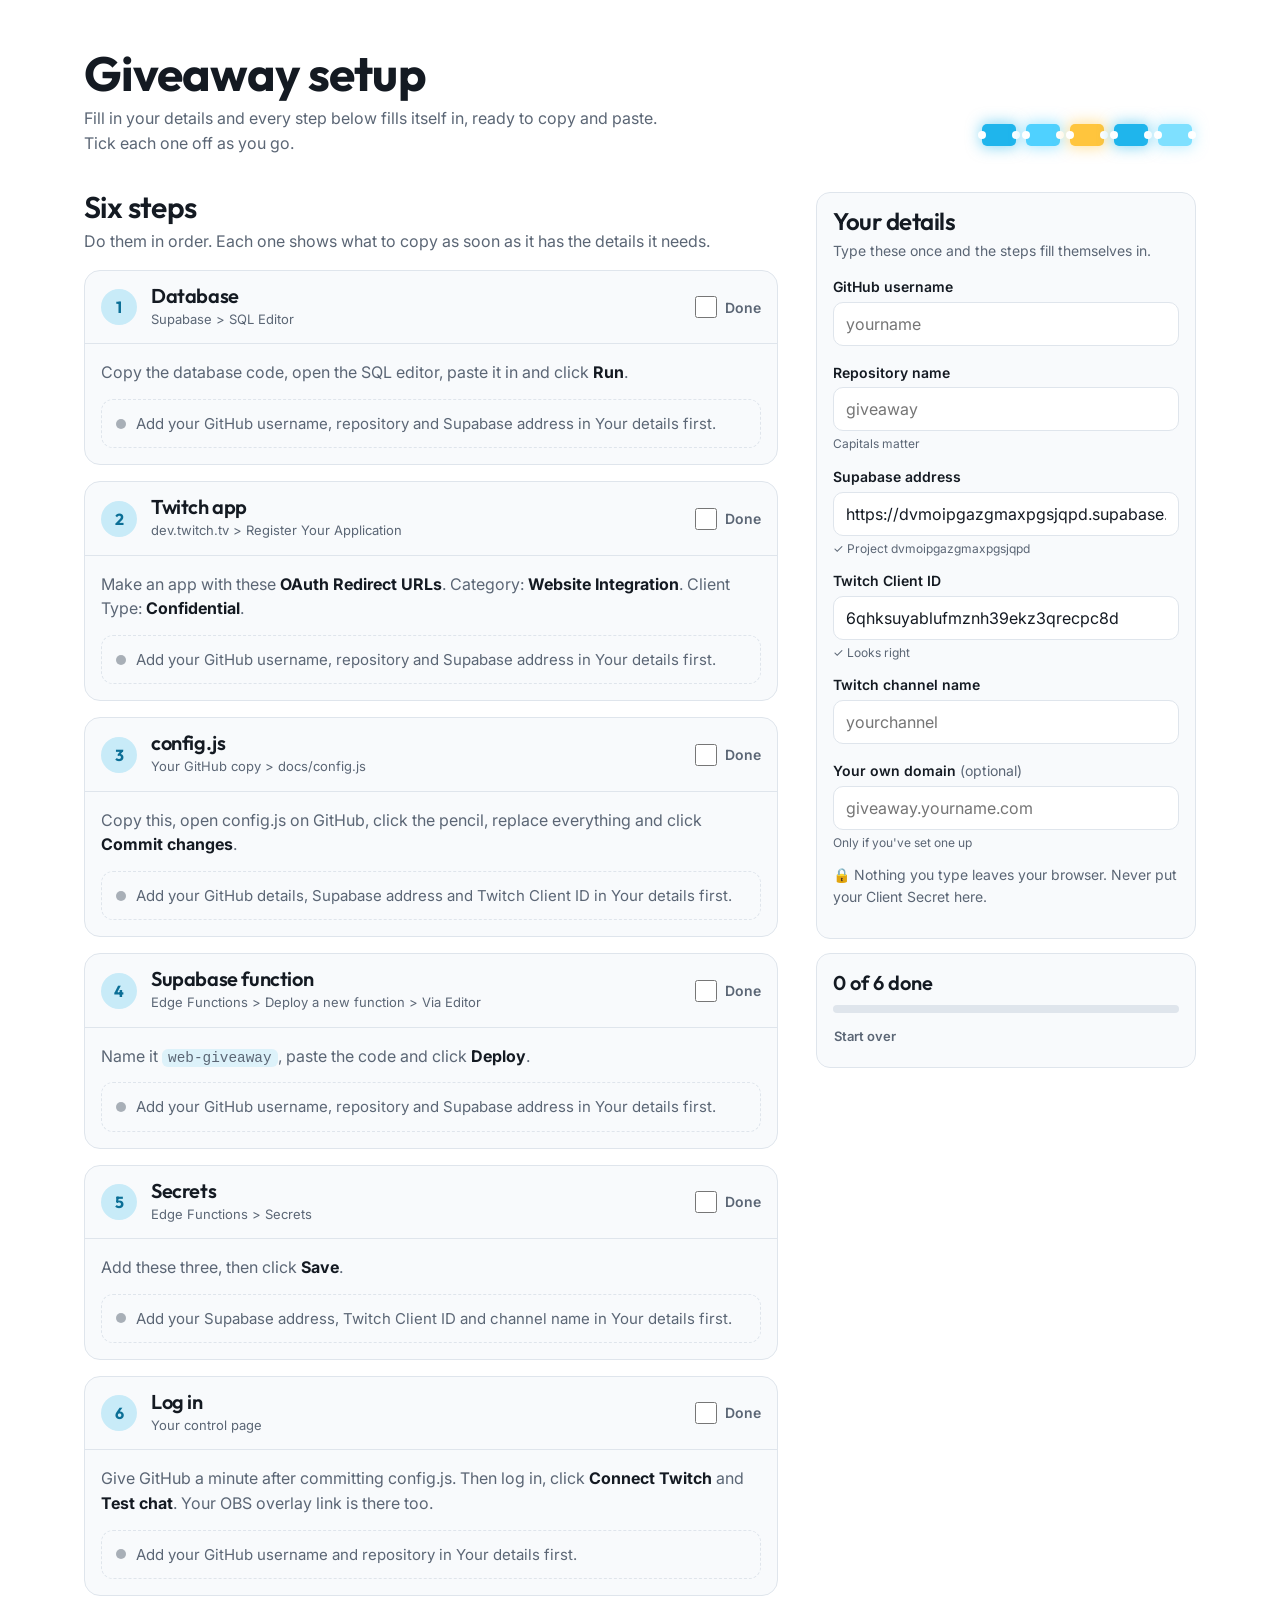
<file: docs/setup.html>
<!doctype html>
<html lang="en">
<head>
<meta charset="utf-8">
<meta name="viewport" content="width=device-width, initial-scale=1, viewport-fit=cover">
<title>Setup Helper</title>
<link rel="preconnect" href="https://fonts.googleapis.com">
<link href="https://fonts.googleapis.com/css2?family=Outfit:wght@500;600;700&family=Inter:wght@400;500;600&display=swap" rel="stylesheet">
<style>
:root{color-scheme:light dark;--bg:light-dark(#ffffff,#0d1117);--ink:light-dark(#141a22,#eef2f7);--soft:light-dark(#5b6675,#9aa6b6);--line:light-dark(#dfe5ec,#252d3a);--card:light-dark(#f8fafc,#141a23);--accent:#1fb5ec;--accent-ink:light-dark(#0b6f96,#6fd3f7);--gold:#ffc53d;--ok:#16a36a;--warn:#d9480f}
*{box-sizing:border-box;min-width:0}
html,body{margin:0}
body{background:var(--bg);color:var(--ink);font:16px/1.55 Inter,system-ui,sans-serif;overflow-x:clip}
h1,h2,h3{font-family:Outfit,Inter,sans-serif;line-height:1.05;letter-spacing:-.02em;margin:0}
a{color:var(--accent-ink)}
code{font:.9em ui-monospace,Consolas,monospace;background:color-mix(in srgb,var(--accent) 12%,transparent);padding:1px 6px;border-radius:6px}
[hidden]{display:none!important}

.top{max-width:1240px;margin:0 auto;padding:clamp(28px,4vw,48px) max(5vw,16px) 0;display:flex;flex-wrap:wrap;align-items:flex-end;justify-content:space-between;gap:16px 32px}
.top h1{font-size:clamp(34px,5vw,48px);font-weight:700}
.top p{color:var(--soft);max-width:60ch;margin:8px 0 0}
.tickets{display:flex;gap:10px;padding:6px 4px 10px}
.tickets span{width:34px;height:22px;border-radius:5px;background:var(--c);position:relative;box-shadow:0 0 14px 2px color-mix(in srgb,var(--c) 50%,transparent);animation:glow 3.2s ease-in-out infinite;animation-delay:calc(var(--i) * .35s)}
.tickets span::before,.tickets span::after{content:"";position:absolute;top:50%;width:8px;height:8px;margin-top:-4px;border-radius:50%;background:var(--bg)}
.tickets span::before{left:-4px}.tickets span::after{right:-4px}
@keyframes glow{0%,100%{opacity:.45}50%{opacity:1}}

.wrap{display:grid;grid-template-columns:minmax(0,1fr) minmax(0,380px);gap:clamp(20px,3vw,40px);max-width:1240px;margin:0 auto;padding:clamp(24px,3vw,36px) max(5vw,16px) 60px}
h2{font-size:clamp(24px,3vw,30px);font-weight:600}
.lead{color:var(--soft);margin:6px 0 16px}

.steps{display:grid;gap:16px}
.step{border:1px solid var(--line);background:var(--card);border-radius:16px;overflow:hidden;transition:border-color .2s}
.step.done{border-color:color-mix(in srgb,var(--accent) 55%,var(--line))}
.step header{display:flex;align-items:center;gap:14px;padding:14px 16px;border-bottom:1px solid var(--line)}
.lamp{width:36px;height:36px;border-radius:50%;flex:none;display:grid;place-items:center;font:700 16px Outfit,sans-serif;background:color-mix(in srgb,var(--accent) 22%,var(--card));color:var(--accent-ink);transition:background .2s,box-shadow .2s}
.step.done .lamp{background:var(--accent);color:#fff;box-shadow:0 0 18px 4px color-mix(in srgb,var(--accent) 55%,transparent)}
.step header div{flex:1}
.step header h3{font-size:20px;font-weight:600}
.step header small{display:block;font-size:13px;color:var(--soft);margin-top:3px}
.tick{display:flex;align-items:center;gap:8px;font-size:14px;font-weight:600;cursor:pointer;white-space:nowrap;color:var(--soft)}
.tick input{width:22px;height:22px;margin:0;accent-color:var(--accent)}
.step.done .tick{color:var(--accent-ink)}
.body{display:grid;gap:14px;padding:16px}
.body>p{margin:0;color:var(--soft)}
.body>p b{color:var(--ink)}
.wait{display:flex;gap:10px;align-items:center;padding:12px 14px;border:1px dashed var(--line);border-radius:12px;color:var(--soft);font-size:15px}
.wait::before{content:"";width:10px;height:10px;border-radius:50%;background:var(--soft);opacity:.5;flex:none}

.row{display:grid;grid-template-columns:170px minmax(0,1fr) auto;gap:8px;align-items:center}
.row>span{font-weight:600;font-size:14px;overflow-wrap:anywhere}
.val{font:13px/1.4 ui-monospace,Consolas,monospace;padding:12px;border:1px solid var(--line);border-radius:10px;background:var(--bg);overflow-wrap:anywhere}
.val.you{font-family:Inter,sans-serif;font-style:italic;color:var(--soft)}
pre.val{margin:0;white-space:pre-wrap}
.acts{display:flex;flex-wrap:wrap;gap:8px}
.note{font-size:13px;color:var(--soft);margin:0}
.note.bad{color:var(--warn)}
.warnbox{display:flex;gap:10px;align-items:flex-start;padding:12px 14px;border-radius:12px;background:color-mix(in srgb,var(--gold) 16%,transparent);border:1px solid color-mix(in srgb,var(--gold) 45%,transparent);font-size:14px}
.warnbox b{white-space:nowrap}

input,button{font:inherit;color:inherit}
input{font-size:16px;height:44px;padding:0 12px;border:1px solid var(--line);border-radius:10px;background:var(--bg);width:100%}
input:focus-visible,button:focus-visible,a:focus-visible{outline:3px solid color-mix(in srgb,var(--accent) 55%,transparent);outline-offset:1px}
button,.btn{height:44px;padding:0 16px;border-radius:10px;border:1px solid var(--line);background:var(--bg);cursor:pointer;font-weight:600;white-space:nowrap;display:inline-flex;align-items:center;justify-content:center;gap:8px;text-decoration:none;color:var(--ink);font-size:15px}
button:hover,.btn:hover{border-color:var(--soft)}
.main{background:var(--accent);border-color:var(--accent);color:#fff}
.main:hover{filter:brightness(1.08);border-color:var(--accent)}
button:disabled{opacity:.5;cursor:wait}

.side{position:sticky;top:16px;align-self:start;display:grid;gap:14px}
.panel{border:1px solid var(--line);background:var(--card);border-radius:14px;padding:16px}
.side h2{font-size:24px}
.side .panel>p{color:var(--soft);font-size:14px;margin:6px 0 14px}
.f{display:grid;gap:4px;margin-bottom:12px}
.f label{font-weight:600;font-size:14px}
.f .help{font-size:12px;color:var(--soft)}
.f .help.bad{color:var(--warn)}
.f.opt label::after{content:" (optional)";font-weight:400;color:var(--soft)}
.progress{display:grid;gap:8px}
.progress b{font:600 20px Outfit,sans-serif}
.meter{height:8px;border-radius:99px;background:var(--line);overflow:hidden}
.meter i{display:block;height:100%;width:0;background:var(--accent);border-radius:99px;transition:width .3s}
.private{display:flex;gap:8px;align-items:flex-start;font-size:13px;color:var(--soft);margin:0}
.reset{background:transparent;border-color:transparent;color:var(--soft);height:auto;padding:4px 0;font-size:13px;justify-content:flex-start}

@media(max-width:900px){.wrap{grid-template-columns:minmax(0,1fr)}.side{position:static;order:-1}}
@media(max-width:640px){.row{grid-template-columns:minmax(0,1fr) auto}.row>span{grid-column:1/-1}.step header{flex-wrap:wrap}.tick{margin-left:50px}}
@media(prefers-reduced-motion:reduce){.tickets span{animation:none}.lamp,.meter i,.step{transition:none}}
</style>
</head>
<body>

<div class="top">
  <div>
    <h1>Giveaway setup</h1>
    <p>Fill in your details and every step below fills itself in, ready to copy and paste. Tick each one off as you go.</p>
  </div>
  <div class="tickets" aria-hidden="true">
    <span style="--c:#1fb5ec;--i:0"></span><span style="--c:#4fd1ff;--i:1"></span><span style="--c:#ffc53d;--i:2"></span><span style="--c:#1fb5ec;--i:3"></span><span style="--c:#7ee0ff;--i:4"></span>
  </div>
</div>

<div class="wrap">
  <main>
    <h2>Six steps</h2>
    <p class="lead">Do them in order. Each one shows what to copy as soon as it has the details it needs.</p>
    <div class="steps">

      <article class="step" data-step="db">
        <header><span class="lamp">1</span><div><h3>Database</h3><small>Supabase &gt; SQL Editor</small></div><label class="tick"><input type="checkbox"> Done</label></header>
        <div class="body">
          <p>Copy the database code, open the SQL editor, paste it in and click <b>Run</b>.</p>
          <div id="dbOut"></div>
        </div>
      </article>

      <article class="step" data-step="twitch">
        <header><span class="lamp">2</span><div><h3>Twitch app</h3><small>dev.twitch.tv &gt; Register Your Application</small></div><label class="tick"><input type="checkbox"> Done</label></header>
        <div class="body">
          <p>Make an app with these <b>OAuth Redirect URLs</b>. Category: <b>Website Integration</b>. Client Type: <b>Confidential</b>.</p>
          <div id="twOut"></div>
        </div>
      </article>

      <article class="step" data-step="config">
        <header><span class="lamp">3</span><div><h3>config.js</h3><small>Your GitHub copy &gt; docs/config.js</small></div><label class="tick"><input type="checkbox"> Done</label></header>
        <div class="body">
          <p>Copy this, open config.js on GitHub, click the pencil, replace everything and click <b>Commit changes</b>.</p>
          <div id="cfgOut"></div>
        </div>
      </article>

      <article class="step" data-step="fn">
        <header><span class="lamp">4</span><div><h3>Supabase function</h3><small>Edge Functions &gt; Deploy a new function &gt; Via Editor</small></div><label class="tick"><input type="checkbox"> Done</label></header>
        <div class="body">
          <p>Name it <code>web-giveaway</code>, paste the code and click <b>Deploy</b>.</p>
          <div id="fnOut"></div>
        </div>
      </article>

      <article class="step" data-step="secrets">
        <header><span class="lamp">5</span><div><h3>Secrets</h3><small>Edge Functions &gt; Secrets</small></div><label class="tick"><input type="checkbox"> Done</label></header>
        <div class="body">
          <p>Add these three, then click <b>Save</b>.</p>
          <div id="secOut"></div>
        </div>
      </article>

      <article class="step" data-step="go">
        <header><span class="lamp">6</span><div><h3>Log in</h3><small>Your control page</small></div><label class="tick"><input type="checkbox"> Done</label></header>
        <div class="body">
          <p>Give GitHub a minute after committing config.js. Then log in, click <b>Connect Twitch</b> and <b>Test chat</b>. Your OBS overlay link is there too.</p>
          <div id="doneOut"></div>
        </div>
      </article>

    </div>
  </main>

  <aside class="side">
    <div class="panel">
      <h2>Your details</h2>
      <p>Type these once and the steps fill themselves in.</p>
      <div class="f"><label for="gh">GitHub username</label><input id="gh" spellcheck="false" autocomplete="off" placeholder="yourname"><div class="help" id="ghHelp"></div></div>
      <div class="f"><label for="repo">Repository name</label><input id="repo" spellcheck="false" autocomplete="off" placeholder="giveaway"><div class="help" id="repoHelp">Capitals matter</div></div>
      <div class="f"><label for="sb">Supabase address</label><input id="sb" spellcheck="false" autocomplete="off" placeholder="https://abcdefgh.supabase.co"><div class="help" id="sbHelp">Project Settings &gt; API &gt; Project URL</div></div>
      <div class="f"><label for="cid">Twitch Client ID</label><input id="cid" spellcheck="false" autocomplete="off" placeholder="After step 2"><div class="help" id="cidHelp">You get this in step 2</div></div>
      <div class="f"><label for="ch">Twitch channel name</label><input id="ch" spellcheck="false" autocomplete="off" placeholder="yourchannel"><div class="help" id="chHelp"></div></div>
      <div class="f opt"><label for="dom">Your own domain</label><input id="dom" spellcheck="false" autocomplete="off" placeholder="giveaway.yourname.com"><div class="help" id="domHelp">Only if you've set one up</div></div>
      <p class="private">&#128274; Nothing you type leaves your browser. Never put your Client Secret here.</p>
    </div>
    <div class="panel progress">
      <div><b id="progText">0 of 6 done</b></div>
      <div class="meter"><i id="progBar"></i></div>
      <button class="reset" id="reset" type="button">Start over</button>
    </div>
  </aside>
</div>

<script src="config.js"></script>
<script>
(function () {
  const $ = (id) => document.getElementById(id);
  const IDS = ["gh", "repo", "sb", "cid", "ch", "dom"];
  const SAVE = "wg_setup_helper";
  const DONE = "wg_setup_done";
  const get = (k) => { try { return JSON.parse(localStorage.getItem(k) || "null"); } catch { return null; } };
  const put = (k, v) => { try { localStorage.setItem(k, JSON.stringify(v)); } catch {} };
  const esc = (s) => String(s).replace(/[&<>"']/g, (c) => ({ "&": "&amp;", "<": "&lt;", ">": "&gt;", '"': "&quot;", "'": "&#39;" }[c]));

  // Fill in what we can from this page's own address and config.js.
  // ?new means someone else's site is hosting this for a newcomer, so don't borrow its details.
  const fresh = new URLSearchParams(location.search).has("new");
  const saved = get(SAVE) || {};
  const host = location.hostname.toLowerCase();
  if (!fresh && host.endsWith(".github.io")) {
    saved.gh = saved.gh || host.slice(0, -10);
    saved.repo = saved.repo || decodeURIComponent(location.pathname.split("/")[1] || "");
  }
  const cfg = fresh ? {} : window.WG_CONFIG || {};
  if (!saved.sb &&/^https:\/\/[a-z0-9-]+\.supabase\.co/i.test(cfg.supabaseUrl || "") && !/YOUR-PROJECT/i.test(cfg.supabaseUrl)) saved.sb = cfg.supabaseUrl;
  if (!saved.cid && /^[a-z0-9]{20,40}$/i.test(cfg.twitchClientId || "")) saved.cid = cfg.twitchClientId;
  IDS.forEach((k) => { if (saved[k]) $(k).value = saved[k]; });

  // Accepts the Project URL, the API URL, or a dashboard link
  function supabaseRef(v) {
    const s = String(v || "").trim();
    const m = s.match(/^(?:https?:\/\/)?([a-z0-9]{15,30})\.supabase\.co\b/i) || s.match(/supabase\.com\/dashboard\/project\/([a-z0-9]{15,30})/i);
    if (m) return m[1].toLowerCase();
    if (/^[a-z0-9]{15,30}$/i.test(s)) return s.toLowerCase();
    return "";
  }

  function read() {
    const v = {};
    IDS.forEach((k) => (v[k] = $(k).value.trim()));
    v.gh = v.gh.replace(/^@/, "").replace(/^https?:\/\/github\.com\//i, "").split("/")[0];
    v.repo = v.repo.replace(/^\/+|\/+$/g, "");
    v.ch = v.ch.replace(/^@/, "").replace(/^https?:\/\/(www\.)?twitch\.tv\//i, "").split("/")[0].toLowerCase();
    v.dom = v.dom.replace(/^https?:\/\//i, "").replace(/\/.*$/, "").toLowerCase();
    v.ref = supabaseRef(v.sb);
    v.sbUrl = v.ref ? `https://${v.ref}.supabase.co` : "";
    v.okGh = /^[a-z0-9][a-z0-9-]{0,38}$/i.test(v.gh);
    v.okRepo = /^[A-Za-z0-9._-]{1,100}$/.test(v.repo);
    v.okCid = /^[a-z0-9]{20,40}$/i.test(v.cid);
    v.okCh = /^[a-z0-9_]{3,25}$/.test(v.ch);
    v.okDom = /^[a-z0-9-]+(\.[a-z0-9-]+)+$/.test(v.dom);
    v.ghSite = v.okGh && v.okRepo ? `https://${v.gh.toLowerCase()}.github.io/${v.repo}/` : "";
    v.site = v.okDom ? `https://${v.dom}/` : v.ghSite;
    v.raw = v.okGh && v.okRepo ? `https://raw.githubusercontent.com/${v.gh}/${v.repo}/main/` : "";
    return v;
  }

  function help(id, text, bad) {
    const el = $(id);
    el.textContent = text;
    el.classList.toggle("bad", !!bad);
  }

  const wait = (what) => `<div class="wait">Add ${what} in Your details first.</div>`;
  const row = (label, value) => `<div class="row"><span>${esc(label)}</span><div class="val">${esc(value)}</div><button type="button" data-copy="${esc(value)}">Copy</button></div>`;
  const yourself = (label, text) => `<div class="row"><span>${esc(label)}</span><div class="val you">${esc(text)}</div></div>`;
  const link = (text, href, main) => `<a class="btn${main ? " main" : ""}" href="${esc(href)}" target="_blank" rel="noopener">${esc(text)} &#8599;</a>`;
  const fetchBtn = (text, file) => `<button type="button" class="main" data-fetch="${esc(file)}">${esc(text)}</button>`;
  const grid = (html) => `<div style="display:grid;gap:10px">${html}</div>`;

  function render() {
    const v = read();
    const store = {};
    IDS.forEach((k) => (store[k] = $(k).value.trim()));
    put(SAVE, store);

    help("ghHelp", v.gh && !v.okGh ? "That doesn't look like a GitHub username" : "", v.gh && !v.okGh);
    help("repoHelp", v.repo && !v.okRepo ? "Just the name, like giveaway" : "Capitals matter", v.repo && !v.okRepo);
    help("sbHelp", v.sb && !v.ref ? "Paste the address that ends in .supabase.co" : v.ref ? "✓ Project " + v.ref : "Project Settings > API > Project URL", v.sb && !v.ref);
    help("cidHelp", v.cid && !v.okCid ? "A Client ID is 20 to 40 letters and numbers" : v.okCid ? "✓ Looks right" : "You get this in step 2", v.cid && !v.okCid);
    help("chHelp", v.ch && !v.okCh ? "Just your channel name, like yourchannel" : "", v.ch && !v.okCh);
    help("domHelp", v.dom && !v.okDom ? "Just the domain, like giveaway.yourname.com" : "Only if you've set one up", v.dom && !v.okDom);

    const needRepoSb = "your GitHub username, repository and Supabase address";

    $("dbOut").innerHTML = v.ref && v.raw
      ? grid(`<div class="acts">${fetchBtn("Copy database code", "supabase/setup.sql")}${link("Open SQL editor", `https://supabase.com/dashboard/project/${v.ref}/sql/new`)}</div><p class="note">Running it again later is always safe.</p>`)
      : wait(needRepoSb);

    if (v.site && v.sbUrl) {
      let h = "";
      if (v.ghSite) h += row("Website login", v.ghSite + "login.html");
      if (v.okDom) h += row("Own domain login", v.site + "login.html");
      h += row("Connect Twitch", v.sbUrl + "/functions/v1/web-giveaway");
      h += `<div class="acts">${link("Open Twitch console", "https://dev.twitch.tv/console/apps/create")}</div>`;
      h += `<p class="note">Then click <b>Manage</b>. Put the <b>Client ID</b> in Your details, and click <b>New Secret</b>. Keep the secret somewhere safe for step 5.</p>`;
      $("twOut").innerHTML = grid(h);
    } else $("twOut").innerHTML = wait(needRepoSb);

    if (v.sbUrl && v.okCid && v.okGh && v.okRepo) {
      const text = `// FFY Web Giveaway settings. Fill these two in, or let setup.html write this file for you.
window.WG_CONFIG = {
  // Supabase > Project Settings > API > Project URL
  supabaseUrl: "${v.sbUrl}",
  // Twitch developer console > your app > Client ID
  twitchClientId: "${v.cid}",
};
`;
      $("cfgOut").innerHTML = grid(`<pre class="val">${esc(text)}</pre><div class="acts"><button type="button" class="main" data-copy="${esc(text)}">Copy config.js</button>${link("Open config.js on GitHub", `https://github.com/${v.gh}/${v.repo}/edit/main/docs/config.js`)}</div>`);
    } else $("cfgOut").innerHTML = wait("your GitHub details, Supabase address and Twitch Client ID");

    $("fnOut").innerHTML = v.ref && v.raw
      ? grid(`<div class="acts">${fetchBtn("Copy function code", "supabase/functions/web-giveaway/index.ts")}${link("Open Edge Functions", `https://supabase.com/dashboard/project/${v.ref}/functions`)}</div>
        <div class="warnbox"><b>Don't skip:</b><span>after deploying, open the function's <b>Details</b> and turn <b>off Verify JWT</b>, then save.</span></div>
        <p class="note">The first line of the code is <code>// FFY Web Giveaway</code>. If you see <code>&lt;!doctype html&gt;</code> instead, copy it again.</p>`)
      : wait(needRepoSb);

    if (v.ref && v.okCid && v.okCh) {
      $("secOut").innerHTML = grid(row("TWITCH_CLIENT_ID", v.cid) + row("TWITCH_CHANNEL", v.ch)
        + yourself("TWITCH_CLIENT_SECRET", "Paste your secret from Twitch yourself")
        + `<div class="acts">${link("Open Secrets", `https://supabase.com/dashboard/project/${v.ref}/functions/secrets`)}</div>`);
    } else $("secOut").innerHTML = wait("your Supabase address, Twitch Client ID and channel name");

    $("doneOut").innerHTML = v.site
      ? grid(row("Control page", v.site + "control.html") + row("Viewer page", v.site) + `<div class="acts">${link("Open control page", v.site + "control.html", true)}</div>`)
      : wait("your GitHub username and repository");
  }

  // Ticking steps off
  const steps = [...document.querySelectorAll(".step")];
  function paintDone() {
    const done = get(DONE) || {};
    let n = 0;
    steps.forEach((s) => {
      const on = !!done[s.dataset.step];
      s.classList.toggle("done", on);
      s.querySelector(".tick input").checked = on;
      if (on) n++;
    });
    $("progText").textContent = n === steps.length ? "All done! \u{1F389}" : `${n} of ${steps.length} done`;
    $("progBar").style.width = (n / steps.length) * 100 + "%";
  }
  steps.forEach((s) => s.querySelector(".tick input").addEventListener("change", (e) => {
    const done = get(DONE) || {};
    done[s.dataset.step] = e.target.checked;
    put(DONE, done);
    paintDone();
  }));
  $("reset").addEventListener("click", () => {
    if (!confirm("Clear your details and ticks?")) return;
    try { localStorage.removeItem(SAVE); localStorage.removeItem(DONE); } catch {}
    location.reload();
  });

  function flash(btn, text, ms) {
    const was = btn.dataset.label || (btn.dataset.label = btn.textContent);
    btn.textContent = text;
    clearTimeout(btn._t);
    btn._t = setTimeout(() => (btn.textContent = was), ms || 1600);
  }

  document.addEventListener("click", async (e) => {
    const b = e.target.closest("button");
    if (!b) return;
    if (b.dataset.copy != null) {
      try { await navigator.clipboard.writeText(b.dataset.copy); flash(b, "Copied ✓"); }
      catch { flash(b, "Couldn't copy"); }
      return;
    }
    if (b.dataset.fetch) {
      const url = read().raw + b.dataset.fetch;
      b.disabled = true;
      flash(b, "Getting it…", 60000);
      const old = b.parentElement.parentElement.querySelector(".note.bad");
      if (old) old.remove();
      try {
        const r = await fetch(url, { cache: "no-store" });
        if (!r.ok) throw new Error(r.status);
        const text = await r.text();
        if (/^\s*<!doctype/i.test(text)) throw new Error("html");
        await navigator.clipboard.writeText(text);
        flash(b, "Copied ✓", 2000);
      } catch {
        flash(b, "Couldn't get it", 2000);
        const n = document.createElement("p");
        n.className = "note bad";
        n.innerHTML = `Check your repository is <b>Public</b> and the name is right, or open <a href="${esc(url)}" target="_blank" rel="noopener">the file</a> and copy it all yourself.`;
        b.parentElement.after(n);
      }
      b.disabled = false;
    }
  });

  IDS.forEach((k) => $(k).addEventListener("input", render));
  render();
  paintDone();
})();
</script>
</body>
</html>
</file>
<file: docs/style.css>
@import url("https://fonts.googleapis.com/css2?family=Space+Grotesk:wght@500;700&family=Inter:wght@400;500;600&display=swap");

:root {
  --bg: #0c0d10; --band: #121419; --panel: #1a1d24; --fg: #eef0f5; --muted: #9097a8; --line: #2a2e38;
  --accent: #1fb5ec; --accent-fg: #ffffff; --ok: #3cc487; --bad: #ef6a6a;
  --display: "Space Grotesk", system-ui, sans-serif; --body: "Inter", system-ui, sans-serif;
  color-scheme: dark;
}
* { box-sizing: border-box; }
html, body { margin: 0; }
body { background: var(--bg) center top / cover no-repeat fixed; color: var(--fg); font: 14px/1.5 var(--body); min-height: 100vh; }
img { max-width: 100%; }
[hidden] { display: none !important; }
a { color: var(--accent); }
h1, h2, h3 { font-family: var(--display); margin: 0; text-wrap: balance; }

.banner { height: 160px; background: var(--band) center / cover no-repeat; border-bottom: 1px solid var(--line); }
.shell {
  max-width: 1120px; margin: 0 auto; display: grid; grid-template-columns: 260px minmax(0, 1fr); gap: 40px;
  padding: 0 max(16px, env(safe-area-inset-right, 0px)) 48px max(16px, env(safe-area-inset-left, 0px));
}
@media (max-width: 760px) { .shell { grid-template-columns: 1fr; gap: 20px; } .banner { height: 90px; } }

.side { display: flex; flex-direction: column; gap: 6px; margin-top: -60px; min-width: 0; }
@media (max-width: 760px) { .side { margin-top: -44px; } }
.avatar { width: 120px; height: 120px; border-radius: 12px; border: 3px solid var(--bg); background: var(--panel) center / cover no-repeat; }
@media (max-width: 760px) { .avatar { width: 84px; height: 84px; } }
.side h2 { font-size: 21px; margin-top: 8px; overflow-wrap: anywhere; }
.side .link { color: var(--muted); font-size: 13px; text-decoration: none; }
.side p { margin: 0; color: var(--muted); overflow-wrap: anywhere; } .side p b { color: var(--fg); }
.earn { display: flex; flex-direction: column; gap: 2px; margin-top: 10px; }
.about { margin-top: 10px !important; white-space: pre-line; }

.main { display: flex; flex-direction: column; gap: 16px; padding-top: 28px; min-width: 0; }
@media (max-width: 760px) { .main { padding-top: 0; } }
.eyebrow { font-size: 12px; letter-spacing: .08em; text-transform: uppercase; color: var(--muted); font-weight: 600; }
.main h1 { font-size: 26px; margin-top: 2px; overflow-wrap: anywhere; }
.desc { margin: 6px 0 0; color: var(--muted); white-space: pre-line; overflow-wrap: anywhere; }
.prize { width: 100%; max-height: 320px; object-fit: cover; border-radius: 12px; border: 1px solid var(--line); display: block; }

.panel { background: var(--panel); border: 1px solid var(--line); border-radius: 12px; padding: 18px 20px; }
.stats { display: grid; grid-template-columns: repeat(3, 1fr); text-align: center; gap: 8px; }
.stats strong { display: block; font-family: var(--display); font-size: 26px; font-variant-numeric: tabular-nums; }
.stats span { font-size: 11px; letter-spacing: .07em; text-transform: uppercase; color: var(--muted); }

.enter { display: flex; flex-direction: column; gap: 14px; }
.row { display: flex; justify-content: space-between; align-items: center; gap: 12px; flex-wrap: wrap; }
.row h3 { font-size: 16px; }
.price { background: var(--bg); border: 1px solid var(--line); border-radius: 10px; padding: 6px 12px; display: flex; align-items: center; gap: 6px; }
.price b { font-family: var(--display); font-size: 20px; }
.price span { color: var(--muted); font-size: 12px; }
.picon { width: 18px; height: 18px; object-fit: contain; vertical-align: -3px; }
.meta { font-size: 12px; color: var(--muted); display: flex; justify-content: space-between; gap: 8px; flex-wrap: wrap; }
.bar { height: 6px; border-radius: 99px; background: var(--line); overflow: hidden; }
.bar i { display: block; height: 100%; background: var(--accent); width: 0; transition: width .3s; }
.you { display: flex; gap: 18px; flex-wrap: wrap; font-size: 13px; color: var(--muted); }
.you b { color: var(--fg); font-variant-numeric: tabular-nums; }
.buy { display: flex; align-items: center; gap: 10px; flex-wrap: wrap; }
.buy .cost { color: var(--muted); } .buy .cost b { color: var(--fg); }

input, select, textarea {
  font: 500 14px var(--body); color: var(--fg); background: var(--bg); border: 1px solid var(--line);
  border-radius: 8px; padding: 9px 10px; max-width: 100%;
}
textarea { resize: vertical; min-height: 70px; width: 100%; }
input[type="number"].qty { width: 96px; text-align: center; font-size: 15px; }
input[type="color"] { padding: 2px; width: 48px; height: 38px; }

.btn {
  background: var(--accent); color: var(--accent-fg); border: 0; border-radius: 999px; padding: 10px 22px;
  font: 600 14px var(--body); cursor: pointer; text-decoration: none; display: inline-flex; align-items: center; gap: 8px; justify-content: center;
}
.btn.push { margin-left: auto; }
.btn:disabled { opacity: .45; cursor: not-allowed; }
.btn.ghost { background: var(--accent); color: var(--accent-fg); border: 0; }
.btn.ghost:hover, .btn:hover { filter: brightness(1.08); }
.btn.small { padding: 7px 14px; font-size: 13px; }
.btn.danger { background: transparent; color: var(--bad); border: 1px solid var(--bad); }
.btn.twitch { background: var(--accent); color: var(--accent-fg); }
:is(.btn, input, select, textarea, button):focus-visible { outline: 3px solid var(--accent); outline-offset: 2px; }

.msg { font-size: 13px; min-height: 20px; margin: 0; }
.msg.ok { color: var(--ok); } .msg.err { color: var(--bad); }
.muted { color: var(--muted); }
.small { font-size: 12px; }

.winner { text-align: center; display: flex; flex-direction: column; gap: 4px; align-items: center; padding: 10px 0; }
.winner .n { font-family: var(--display); font-size: 30px; font-weight: 700; color: var(--accent); overflow-wrap: anywhere; }

.foot { font-size: 12px; color: var(--muted); display: flex; gap: 10px; flex-wrap: wrap; align-items: center; }
.foot button { background: none; border: 0; color: var(--accent); font: inherit; cursor: pointer; padding: 0; text-decoration: underline; }

.notice { max-width: 560px; margin: 60px auto; padding: 0 16px; }
.notice code { background: var(--panel); padding: 2px 6px; border-radius: 6px; }
</file>
